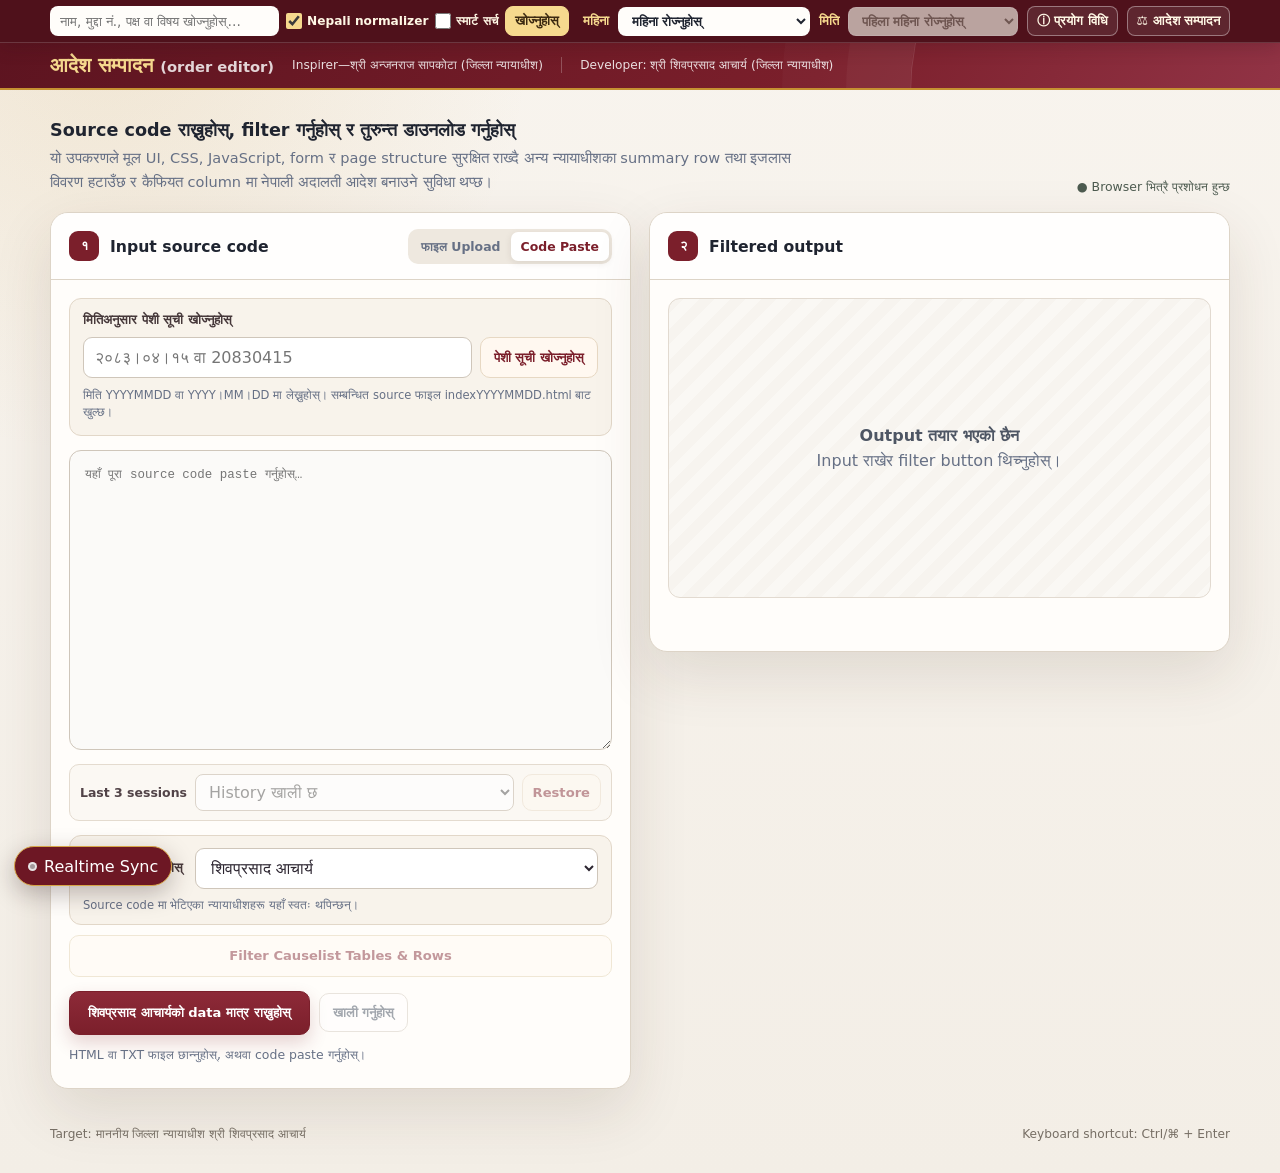
<file: index.html>
<!doctype html>
<html lang="ne">
<head>
  <meta charset="utf-8">
  <meta name="viewport" content="width=device-width, initial-scale=1">
  <meta name="theme-color" content="#7b1f2b">
  <title>आदेश सम्पादन (Order Editor)</title>
  <style>
    :root {
      --ink: #1f2430;
      --muted: #667085;
      --paper: #fffdfa;
      --canvas: #f3eee6;
      --line: #ddd4c7;
      --maroon: #7b1f2b;
      --maroon-dark: #5d1420;
      --gold: #c59132;
      --success: #177245;
      --danger: #b42318;
      --shadow: 0 22px 60px rgba(66, 44, 27, .12);
      --radius: 18px;
    }

    * { box-sizing: border-box; }

    html { scroll-behavior: smooth; }

    body {
      margin: 0;
      min-height: 100vh;
      color: var(--ink);
      background:
        radial-gradient(circle at 8% 2%, rgba(197, 145, 50, .14), transparent 27rem),
        linear-gradient(180deg, #f8f4ee 0%, var(--canvas) 100%);
      font-family: "Noto Sans Devanagari", "Nirmala UI", Mangal, system-ui, sans-serif;
    }

    button, input, select, textarea { font: inherit; }

    button { cursor: pointer; }

    .sr-only {
      position: absolute;
      width: 1px;
      height: 1px;
      padding: 0;
      margin: -1px;
      overflow: hidden;
      clip: rect(0, 0, 0, 0);
      white-space: nowrap;
      border: 0;
    }

    .page-ribbon {
      position: sticky;
      top: 0;
      z-index: 1000;
      color: #fff;
      background: #4f111b;
      border-bottom: 1px solid rgba(255,255,255,.16);
      box-shadow: 0 5px 18px rgba(45, 14, 19, .2);
    }

    .page-ribbon-inner {
      position: relative;
      display: flex;
      align-items: center;
      justify-content: space-between;
      gap: 14px;
      width: min(1180px, calc(100% - 32px));
      min-height: 42px;
      margin-inline: auto;
    }

    .advanced-search {
      display: flex;
      align-items: center;
      gap: 7px;
      min-width: 0;
      padding: 4px 0;
    }

    .advanced-search-input {
      width: clamp(180px, 28vw, 355px);
      min-height: 30px;
      padding: 5px 9px;
      color: var(--ink);
      background: #fffdfa;
      border: 1px solid rgba(255,255,255,.38);
      border-radius: 8px;
      font-size: .84rem;
    }

    .advanced-search-input:focus-visible,
    .advanced-search button:focus-visible,
    .normalizer-toggle:focus-within {
      outline: 2px solid #f6d98e;
      outline-offset: 2px;
    }

    .advanced-search-btn,
    .advanced-search-clear {
      min-height: 30px;
      padding: 4px 9px;
      border-radius: 8px;
      font-size: .8rem;
      font-weight: 800;
      white-space: nowrap;
    }

    .advanced-search-btn {
      color: #3b2910;
      background: #f6d98e;
      border: 1px solid #f6d98e;
    }

    .advanced-search-clear {
      display: none;
      width: 34px;
      padding-inline: 0;
      color: #fff;
      background: transparent;
      border: 1px solid rgba(255,255,255,.42);
    }

    .advanced-search-clear.is-visible { display: inline-grid; place-items: center; }

    .normalizer-toggle {
      display: inline-flex;
      align-items: center;
      gap: 5px;
      color: #fff7e5;
      font-size: .76rem;
      font-weight: 700;
      white-space: nowrap;
      cursor: pointer;
    }

    .normalizer-toggle[hidden] { display: none !important; }

    .normalizer-toggle input {
      width: 16px;
      height: 16px;
      margin: 0;
      accent-color: #f6d98e;
    }

    .advanced-search-results {
      position: absolute;
      top: calc(100% + 8px);
      left: 0;
      z-index: 1010;
      width: min(760px, 100%);
      max-height: min(62vh, 560px);
      overflow: auto;
      color: var(--ink);
      background: #fffdfa;
      border: 1px solid #d8cdbf;
      border-radius: 12px;
      box-shadow: 0 18px 48px rgba(45, 14, 19, .28);
    }

    .advanced-search-results[hidden] { display: none; }

    .advanced-search-status {
      position: sticky;
      top: 0;
      z-index: 1;
      margin: 0;
      padding: 10px 13px;
      color: #5d1420;
      background: #f7efe3;
      border-bottom: 1px solid #e1d6c8;
      font-size: .8rem;
      font-weight: 750;
    }

    .advanced-search-list { margin: 0; padding: 0; list-style: none; }

    .advanced-search-result + .advanced-search-result { border-top: 1px solid #eee5da; }

    .advanced-search-result a {
      display: block;
      padding: 11px 13px;
      color: inherit;
      text-decoration: none;
    }

    .advanced-search-result a:hover,
    .advanced-search-result a:focus-visible { background: #fff6e6; }

    .advanced-search-date {
      display: block;
      margin-bottom: 4px;
      color: var(--maroon);
      font-size: .76rem;
      font-weight: 850;
    }

    .advanced-search-snippet {
      display: block;
      color: #403935;
      font-size: .82rem;
      line-height: 1.55;
    }

    .advanced-search-snippet mark {
      padding: 0 2px;
      color: #311006;
      background: #ffe08a;
      border-radius: 3px;
    }

    .cause-list-nav {
      display: flex;
      align-items: center;
      gap: 9px;
      padding: 4px 0;
    }

    .cause-list-nav label {
      color: #f6d98e;
      font-size: .84rem;
      font-weight: 700;
    }

    .cause-list-nav select {
      min-width: 170px;
      padding: 5px 32px 5px 9px;
      color: var(--ink);
      background: #fffdfa;
      border: 1px solid rgba(255,255,255,.38);
      border-radius: 8px;
      font-size: .84rem;
      font-weight: 650;
    }

    .cause-list-nav select:focus-visible { outline: 2px solid #f6d98e; outline-offset: 2px; }
    .cause-list-nav select:disabled { color: #7d7469; background: #e8e1d8; cursor: not-allowed; }

    .folder-scan-btn {
      display: none;
      min-height: 30px;
      padding: 4px 9px;
      color: #3b2910;
      background: #f6d98e;
      border: 1px solid #f6d98e;
      border-radius: 8px;
      font-size: .8rem;
      font-weight: 800;
      white-space: nowrap;
    }

    .folder-scan-btn.is-visible { display: inline-flex; align-items: center; }

    .readme-btn {
      display: inline-flex;
      align-items: center;
      gap: 5px;
      min-height: 30px;
      padding: 4px 9px;
      color: #fff7e5;
      background: rgba(255,255,255,.09);
      border: 1px solid rgba(255,255,255,.38);
      border-radius: 8px;
      font-size: .8rem;
      font-weight: 800;
      text-decoration: none;
      white-space: nowrap;
    }

    .readme-btn:hover,
    .readme-btn:focus-visible { color: #3b2910; background: #f6d98e; outline: none; }

    .masthead {
      position: relative;
      overflow: hidden;
      color: #fff;
      background: linear-gradient(118deg, var(--maroon-dark), var(--maroon) 64%, #913345);
      border-bottom: 2px solid var(--gold);
    }

    .masthead::after {
      content: "";
      position: absolute;
      inset: -12rem -7rem auto auto;
      width: 30rem;
      height: 30rem;
      border: 1px solid rgba(255,255,255,.13);
      border-radius: 50%;
      box-shadow: 0 0 0 4rem rgba(255,255,255,.035), 0 0 0 8rem rgba(255,255,255,.025);
    }

    .masthead-inner, main, footer {
      width: min(1180px, calc(100% - 32px));
      margin-inline: auto;
    }

    .masthead-inner {
      position: relative;
      z-index: 1;
      display: flex;
      gap: 14px;
      align-items: center;
      padding: 10px 0 11px;
    }

    .seal {
      display: grid;
      place-items: center;
      width: 56px;
      height: 56px;
      color: var(--maroon-dark);
      background: #f6d98e;
      border: 2px solid rgba(255,255,255,.72);
      border-radius: 50%;
      box-shadow: 0 7px 18px rgba(0,0,0,.19);
      font: 800 25px/1 Georgia, serif;
    }

    h1 {
      margin: 0 0 5px;
      font-size: clamp(1.42rem, 3vw, 2.25rem);
      line-height: 1.18;
      letter-spacing: -.025em;
    }

    .subtitle {
      margin: 0;
      color: rgba(255,255,255,.78);
      font-size: .94rem;
    }

    .target-pill {
      display: inline-flex;
      align-items: center;
      gap: 9px;
      padding: 10px 13px;
      white-space: nowrap;
      color: #fff7e5;
      background: rgba(255,255,255,.1);
      border: 1px solid rgba(255,255,255,.2);
      border-radius: 999px;
      backdrop-filter: blur(8px);
      font-size: .86rem;
      font-weight: 700;
    }

    .target-pill::before {
      content: "";
      width: 8px;
      height: 8px;
      background: #f6d98e;
      border-radius: 50%;
      box-shadow: 0 0 0 4px rgba(246,217,142,.16);
    }

    .target-pill[hidden] { display: none !important; }

    .editor-identity {
      display: flex;
      flex-wrap: wrap;
      align-items: center;
      gap: 4px 18px;
      min-width: 0;
    }

    .editor-identity h1 {
      margin: 0;
      color: #f6d98e;
      font-size: clamp(1.05rem, 2vw, 1.28rem);
      letter-spacing: 0;
      white-space: nowrap;
    }

    .editor-identity h1 span {
      color: rgba(255,255,255,.82);
      font-size: .72em;
      font-weight: 650;
    }

    .editor-identity .subtitle {
      color: rgba(255,255,255,.86);
      font-size: .76rem;
      line-height: 1.35;
    }

    .editor-identity .subtitle + .subtitle {
      padding-left: 18px;
      border-left: 1px solid rgba(255,255,255,.24);
    }

    main { padding: 30px 0 18px; }

    .intro {
      display: flex;
      justify-content: space-between;
      gap: 24px;
      align-items: end;
      margin: 0 0 18px;
    }

    .intro h2 { margin: 0 0 5px; font-size: 1.1rem; }
    .intro p { max-width: 750px; margin: 0; color: var(--muted); font-size: .91rem; line-height: 1.65; }

    .privacy-note {
      display: inline-flex;
      gap: 7px;
      align-items: center;
      flex: none;
      color: #4d5b50;
      font-size: .78rem;
    }

    .workspace {
      display: grid;
      grid-template-columns: minmax(0, 1fr) minmax(0, 1fr);
      gap: 18px;
      align-items: start;
    }

    .panel {
      overflow: hidden;
      background: var(--paper);
      border: 1px solid var(--line);
      border-radius: var(--radius);
      box-shadow: var(--shadow);
    }

    .panel-head {
      display: flex;
      align-items: center;
      justify-content: space-between;
      gap: 14px;
      min-height: 67px;
      padding: 15px 18px;
      border-bottom: 1px solid var(--line);
      background: rgba(255,255,255,.68);
    }

    .panel-title { display: flex; gap: 11px; align-items: center; }

    .step {
      display: grid;
      place-items: center;
      width: 30px;
      height: 30px;
      flex: none;
      color: #fff;
      background: var(--maroon);
      border-radius: 9px;
      font-weight: 800;
      font-size: .84rem;
    }

    .panel h3 { margin: 0; font-size: .98rem; }

    .segmented {
      display: flex;
      padding: 3px;
      background: #eee8df;
      border-radius: 10px;
    }

    .segmented button {
      padding: 7px 10px;
      color: var(--muted);
      background: transparent;
      border: 0;
      border-radius: 7px;
      font-size: .78rem;
      font-weight: 700;
    }

    .segmented button[aria-selected="true"] {
      color: var(--maroon);
      background: #fff;
      box-shadow: 0 2px 7px rgba(57,40,27,.1);
    }

    .panel-body { padding: 18px; }

    .drop-zone {
      display: grid;
      place-items: center;
      min-height: 300px;
      padding: 30px;
      text-align: center;
      background: #fbf8f3;
      border: 1.5px dashed #c9bba9;
      border-radius: 14px;
      transition: .18s ease;
    }

    .drop-zone.is-dragging {
      color: var(--maroon);
      background: #fff7ed;
      border-color: var(--gold);
      transform: translateY(-2px);
    }

    .upload-icon {
      display: grid;
      place-items: center;
      width: 58px;
      height: 58px;
      margin: 0 auto 14px;
      color: var(--maroon);
      background: #f3e4e6;
      border-radius: 16px;
      font-size: 27px;
    }

    .drop-zone strong { display: block; margin-bottom: 7px; }
    .drop-zone p { margin: 0 0 15px; color: var(--muted); font-size: .82rem; }

    .file-name {
      display: block;
      max-width: 100%;
      margin-top: 12px;
      overflow: hidden;
      color: var(--success);
      font-size: .8rem;
      font-weight: 700;
      text-overflow: ellipsis;
      white-space: nowrap;
    }

    textarea {
      width: 100%;
      min-height: 300px;
      padding: 15px;
      resize: vertical;
      color: #263042;
      background: #fbfaf8;
      border: 1px solid #cfc6ba;
      border-radius: 12px;
      outline: 0;
      font-family: Consolas, "Cascadia Code", monospace;
      font-size: .78rem;
      line-height: 1.55;
      tab-size: 2;
    }

    textarea:focus { border-color: var(--gold); box-shadow: 0 0 0 3px rgba(197,145,50,.15); }
    textarea[readonly] { background: #f7f7f6; }

    .hidden { display: none !important; }

    .actions {
      display: flex;
      flex-wrap: wrap;
      gap: 9px;
      align-items: center;
      margin-top: 14px;
    }

    .output-actions { position: relative; }
    .output-menu { position: relative; }
    .output-menu-panel {
      position: absolute;
      right: 0;
      bottom: calc(100% + 8px);
      z-index: 20;
      display: grid;
      gap: 6px;
      min-width: 190px;
      padding: 8px;
      background: #fff;
      border: 1px solid #d8cdbf;
      border-radius: 11px;
      box-shadow: 0 16px 38px rgba(45, 14, 19, .2);
    }
    .output-menu-panel[hidden] { display: none; }
    .output-menu-panel .btn { width: 100%; justify-content: flex-start; white-space: nowrap; }

    .btn {
      display: inline-flex;
      align-items: center;
      justify-content: center;
      gap: 8px;
      min-height: 39px;
      padding: 9px 13px;
      color: #344054;
      background: #fff;
      border: 1px solid #cfc6ba;
      border-radius: 10px;
      font-size: .82rem;
      font-weight: 750;
      transition: .15s ease;
    }

    .btn:hover:not(:disabled) { border-color: #ae9b83; transform: translateY(-1px); }
    .btn:focus-visible { outline: 3px solid rgba(197,145,50,.28); outline-offset: 2px; }
    .btn:disabled { cursor: not-allowed; opacity: .45; }

    .btn-primary {
      min-height: 44px;
      padding-inline: 18px;
      color: #fff;
      background: linear-gradient(180deg, #8d2a38, var(--maroon));
      border-color: var(--maroon);
      box-shadow: 0 8px 18px rgba(123,31,43,.19);
    }

    .btn-subtle { color: var(--maroon); background: #fff8f0; border-color: #e7d8c3; }
    .btn.is-copied { color:#fff; background:#238636; border-color:#238636; box-shadow:0 7px 18px rgba(35,134,54,.24); }

    .input-history {
      display:grid;
      grid-template-columns:auto minmax(0,1fr) auto;
      gap:8px;
      align-items:center;
      margin-top:10px;
      padding:9px 10px;
      background:#fbf8f3;
      border:1px solid #e4dbcf;
      border-radius:10px;
    }
    .input-history label { color:#514347; font-size:.78rem; font-weight:800; }
    .input-history select { min-width:0; width:100%; min-height:37px; padding:7px 30px 7px 9px; border:1px solid #cfc6ba; border-radius:8px; background:#fff; }
    .input-history .btn { min-height:37px; padding:7px 10px; }

    .judge-picker {
      display: grid;
      grid-template-columns: auto minmax(190px, 1fr);
      gap: 9px 12px;
      align-items: center;
      width: 100%;
      margin-top: 14px;
      padding: 12px 13px;
      background: #f8f3eb;
      border: 1px solid #e2d7c8;
      border-radius: 12px;
    }

    .judge-picker label {
      color: #46383a;
      font-size: .82rem;
      font-weight: 800;
    }

    .judge-picker select {
      width: 100%;
      min-height: 41px;
      padding: 8px 34px 8px 11px;
      color: #2c2530;
      background: #fff;
      border: 1px solid #cfc6ba;
      border-radius: 9px;
      outline: 0;
    }

    .judge-picker select:focus { border-color: var(--gold); box-shadow: 0 0 0 3px rgba(197,145,50,.15); }
    .judge-picker small { grid-column: 1 / -1; color: var(--muted); font-size: .72rem; }

    .row-filter-control {
      display: grid;
      gap: 9px;
      margin-top: 10px;
    }
    .row-filter-toggle {
      width: 100%;
      min-height: 42px;
      color: var(--maroon);
      background: #fffaf2;
      border: 1px solid #dfcda9;
      font-weight: 850;
    }
    .row-filter-toggle[aria-expanded="true"] {
      color: #fff;
      background: var(--maroon);
      border-color: var(--maroon);
    }
    .row-filter-panel {
      display: grid;
      gap: 9px;
      padding: 12px;
      background: #fbf8f2;
      border: 1px solid #e2d7c8;
      border-radius: 12px;
    }
    .row-filter-panel[hidden] { display: none; }
    .row-filter-intro,
    .row-filter-status { margin: 0; color: var(--muted); font-size: .72rem; line-height: 1.55; }
    .row-filter-status { color: #6b1a27; font-weight: 750; }
    .row-filter-list { display: grid; gap: 8px; }
    .row-filter-item {
      display: grid;
      grid-template-columns: minmax(150px, .72fr) minmax(105px, .42fr) minmax(180px, 1fr);
      gap: 6px 10px;
      align-items: center;
      padding: 9px 10px;
      background: #fff;
      border: 1px solid #e1d8cc;
      border-radius: 9px;
    }
    .row-filter-item label { color: #443538; font-size: .79rem; font-weight: 850; }
    .row-filter-item select,
    .row-filter-item input {
      width: 100%;
      min-width: 0;
      min-height: 39px;
      padding: 7px 10px;
      color: #2d2528;
      background: #fff;
      border: 1px solid #cfc6ba;
      border-radius: 8px;
      font: 700 .82rem/1.35 inherit;
    }
    .row-filter-item select:focus,
    .row-filter-item input:focus { border-color: var(--gold); outline: 0; box-shadow: 0 0 0 3px rgba(197,145,50,.15); }
    .row-filter-item input[hidden] { display: none; }
    .row-filter-item small { grid-column: 1 / -1; color: #786d70; font-size: .68rem; line-height: 1.45; }

    .date-loader {
      display: grid;
      gap: 9px;
      margin-bottom: 14px;
      padding: 13px;
      background: #f8f3eb;
      border: 1px solid #e2d7c8;
      border-radius: 12px;
    }

    .date-loader label { color: #46383a; font-size: .82rem; font-weight: 800; }
    .date-loader-row { display: flex; gap: 8px; }
    .date-loader input {
      min-width: 0;
      min-height: 41px;
      flex: 1;
      padding: 8px 11px;
      color: #2c2530;
      background: #fff;
      border: 1px solid #cfc6ba;
      border-radius: 9px;
      outline: 0;
    }
    .date-loader input:focus { border-color: var(--gold); box-shadow: 0 0 0 3px rgba(197,145,50,.15); }
    .date-loader small { color: var(--muted); font-size: .72rem; line-height: 1.5; }

    .inline-preview {
      width: 100%;
      min-height: 520px;
      margin-top: 14px;
      background: #fff;
      border: 1px solid #cfc6ba;
      border-radius: 12px;
    }
    .inline-preview.is-monthly { min-height: 760px; }
    .monthly-preview { display: grid; gap: 18px; margin-top: 14px; }
    .monthly-preview-item { padding: 10px; background: #fff; border: 1px solid #cfc6ba; border-radius: 12px; }
    .monthly-preview-item h4 { margin: 0 0 9px; color: var(--maroon); font-size: .94rem; }
    .monthly-preview-item iframe { display: block; width: 100%; height: 320px; background: #fff; border: 1px solid #d7cec4; border-radius: 8px; transition: height .16s ease; }

    .lookup-modal {
      position: fixed;
      inset: 0;
      z-index: 9999;
      display: none;
      place-items: center;
      padding: 18px;
      background: rgba(20,16,18,.62);
    }
    .lookup-modal.is-open { display: grid; }
    .lookup-modal-card {
      width: min(430px, 100%);
      padding: 22px;
      background: var(--paper);
      border: 1px solid var(--line);
      border-radius: 16px;
      box-shadow: var(--shadow);
    }
    .lookup-modal-card h2 { margin: 0 0 8px; color: var(--maroon); font-size: 1.08rem; }
    .lookup-modal-card p { margin: 0 0 16px; color: var(--muted); line-height: 1.6; }

    .output-empty {
      display: grid;
      place-items: center;
      min-height: 300px;
      padding: 36px;
      color: var(--muted);
      text-align: center;
      background: repeating-linear-gradient(-45deg, #faf8f4, #faf8f4 11px, #f7f4ef 11px, #f7f4ef 22px);
      border: 1px solid #e2dad0;
      border-radius: 12px;
    }

    .output-empty b { display: block; margin-bottom: 6px; color: #4e5664; }

    .stats {
      display: grid;
      grid-template-columns: repeat(6, minmax(0, 1fr));
      gap: 8px;
      margin-bottom: 12px;
    }

    .stat {
      padding: 10px 9px;
      text-align: center;
      background: #f6f1e9;
      border: 1px solid #e4dbce;
      border-radius: 10px;
    }

    .stat strong { display: block; color: var(--maroon); font-size: 1rem; }
    .stat span { color: var(--muted); font-size: .69rem; }

    .status {
      min-height: 24px;
      margin-top: 11px;
      color: var(--muted);
      font-size: .78rem;
      line-height: 1.45;
    }

    .status.success { color: var(--success); }
    .status.error { color: var(--danger); }

    footer {
      display: flex;
      justify-content: space-between;
      gap: 16px;
      padding: 20px 0 32px;
      color: #766e64;
      font-size: .76rem;
    }

    @media (max-width: 1080px) {
      .page-ribbon-inner { align-items: stretch; flex-direction: column; gap: 0; padding-block: 4px; }
      .advanced-search { width: 100%; padding-bottom: 3px; }
      .advanced-search-input { flex: 1; width: auto; }
      .cause-list-nav { justify-content: flex-end; }
      .advanced-search-results { top: calc(100% + 8px); }
    }

    @media (max-width: 860px) {
      .page-ribbon-inner { align-items: stretch; flex-direction: column; gap: 0; padding-block: 4px; }
      .advanced-search { width: 100%; padding-bottom: 3px; }
      .advanced-search-input { flex: 1; width: auto; }
      .cause-list-nav { justify-content: flex-end; }
      .advanced-search-results { top: calc(100% + 8px); }
      .masthead-inner { gap: 10px; }
      .seal { width: 48px; height: 48px; }
      .target-pill { grid-column: 1 / -1; width: fit-content; }
      .intro { align-items: start; flex-direction: column; gap: 9px; }
      .workspace { grid-template-columns: 1fr; }
    }

    @media (max-width: 520px) {
      .page-ribbon-inner { width: min(100% - 20px, 1180px); }
      .advanced-search { display: grid; grid-template-columns: minmax(0, 1fr) minmax(0, 1fr) auto auto; }
      .advanced-search-input { grid-column: 1 / -1; width: 100%; }
      .normalizer-toggle { justify-self: start; }
      .cause-list-nav { display: grid; grid-template-columns: auto 1fr; width: 100%; }
      .cause-list-nav select { width: 100%; min-width: 0; }
      .folder-scan-btn, .readme-btn { grid-column: 1 / -1; justify-content: center; }
      .masthead-inner, main, footer { width: min(100% - 20px, 1180px); }
      .masthead-inner { padding-block: 9px; gap: 8px; }
      .editor-identity { align-items: flex-start; flex-direction: column; gap: 2px; }
      .editor-identity .subtitle + .subtitle { padding-left: 0; border-left: 0; }
      .panel-head { align-items: flex-start; flex-direction: column; }
      .segmented { width: 100%; }
      .segmented button { flex: 1; }
      .panel-body { padding: 13px; }
      .drop-zone { min-height: 245px; padding: 22px 15px; }
      textarea { min-height: 245px; }
      .actions .btn { flex: 1 1 auto; }
      .btn-primary { flex-basis: 100% !important; }
      .judge-picker { grid-template-columns: 1fr; }
      .judge-picker small { grid-column: auto; }
      .row-filter-item { grid-template-columns: 1fr; }
      .row-filter-item small { grid-column: auto; }
      .input-history { grid-template-columns:1fr; }
      .date-loader-row { align-items: stretch; flex-direction: column; }
      .inline-preview { min-height: 420px; }
      .stats { grid-template-columns: repeat(2, minmax(0, 1fr)); }
      footer { flex-direction: column; }
    }
  </style>
  <link id="cause-list-firebase-sync-style" rel="stylesheet" href="firebase-sync.css">
</head>
<body>
  <nav id="causeListSiblingManifest" hidden aria-hidden="true">
    <a data-cause-list-file href="index20830212.html">index20830212.html</a>
    <a data-cause-list-file href="index20830213.html">index20830213.html</a>
    <a data-cause-list-file href="index20830302.html">index20830302.html</a>
    <a data-cause-list-file href="index20830415.html">index20830415.html</a>
    <a data-project-file href="month.html">month.html</a>
    <a data-project-file href="README.html">README.html</a>
    <a data-project-file href="cause-list-runtime.js">cause-list-runtime.js</a>
    <a data-project-file href="cause-list-runtime.css">cause-list-runtime.css</a>
    <a data-project-file href="firebase-sync.js">firebase-sync.js</a>
    <a data-project-file href="firebase-sync.css">firebase-sync.css</a>
    <a data-project-file href="nepali-proofreader-engine.js">nepali-proofreader-engine.js</a>
    <a data-project-file href="cause-list-files.js">cause-list-files.js</a>
    <a data-project-file href="cause-list-ribbon.js">cause-list-ribbon.js</a>
    <a data-project-file href="cause-list-ribbon.css">cause-list-ribbon.css</a>
    <a data-project-file href="pdf.min.js">pdf.min.js</a>
    <a data-project-file href="pdf.worker.min.js">pdf.worker.min.js</a>
    <a data-project-file href="pdfjs-license.txt">pdfjs-license.txt</a>
    <a data-project-file href="order/index.json">order/index.json</a>
  </nav>
  <nav class="page-ribbon" aria-label="उपलब्ध पेशी सूची">
    <div class="page-ribbon-inner">
      <form class="advanced-search" id="advancedSearchForm" role="search">
        <label class="sr-only" for="advancedSearchInput">हालको सक्रिय webpage मा खोज्नुहोस्</label>
        <input class="advanced-search-input" type="search" id="advancedSearchInput" list="advancedSearchHistory" autocomplete="off" placeholder="नाम, मुद्दा नं., पक्ष वा विषय खोज्नुहोस्…">
        <datalist id="advancedSearchHistory"></datalist>
        <label class="normalizer-toggle" title="रि/री/ऋ, श/ष/स, व/ब, नासिक्य अक्षर, नेपाली अंक र space लाई मिलाएर खोज्छ">
          <input type="checkbox" id="nepaliNormalizerToggle" checked>
          <span>Nepali normalizer</span>
        </label>
        <label class="normalizer-toggle" title="Checked हुँदा order/index.json मा जोडिएका attachment files को content मात्र खोज्छ">
          <input type="checkbox" id="smartSearchToggle">
          <span>स्मार्ट सर्च</span>
        </label>
        <label class="normalizer-toggle" id="activeRowFilterLabel" hidden title="Active webpage मा मिलेका table rows मात्र देखाउनुहोस्">
          <input type="checkbox" id="activeRowFilterToggle" disabled>
          <span>Matched rows</span>
        </label>
        <button type="submit" class="advanced-search-btn" id="advancedSearchBtn">खोज्नुहोस्</button>
        <button type="button" class="advanced-search-clear" id="advancedSearchClear" aria-label="खोज नतिजा बन्द गर्नुहोस्" title="खोज नतिजा बन्द गर्नुहोस्">×</button>
      </form>
      <div class="cause-list-nav">
        <label for="causeMonthSelect">महिना</label>
        <select id="causeMonthSelect" aria-controls="causeRibbonDateSelect">
          <option value="">पेशी सूची खोजिँदैछ…</option>
        </select>
        <label for="causeRibbonDateSelect">मिति</label>
        <select id="causeRibbonDateSelect" disabled>
          <option value="">पहिला महिना रोज्नुहोस्</option>
        </select>
        <a class="readme-btn" href="README.html" target="_blank" rel="noopener" title="प्रयोग विधि खोल्नुहोस्">ⓘ प्रयोग विधि</a>
        <a class="readme-btn" href="https://shivaprasadacharya.github.io/adeshkdc/orders.html?normalizer=1&amp;smart=0&amp;highlight=1" target="_blank" rel="noopener noreferrer" title="आदेश सम्पादन site खोल्नुहोस्">⚖ आदेश सम्पादन</a>
        <button type="button" class="folder-scan-btn" id="scanCauseFolder">फाइल स्वतः खोज्नुहोस्</button>
        <input type="file" id="causeFolderInput" webkitdirectory directory multiple hidden>
      </div>
      <section class="advanced-search-results" id="advancedSearchResults" aria-live="polite" hidden>
        <p class="advanced-search-status" id="advancedSearchStatus"></p>
        <ol class="advanced-search-list" id="advancedSearchList"></ol>
      </section>
    </div>
  </nav>
  <header class="masthead">
    <div class="masthead-inner">
      <div class="editor-identity">
        <h1>आदेश सम्पादन <span>(order editor)</span></h1>
        <p class="subtitle">Inspirer—श्री अन्जनराज सापकोटा (जिल्ला न्यायाधीश)</p>
        <p class="subtitle">Developer: श्री शिवप्रसाद आचार्य (जिल्ला न्यायाधीश)</p>
      </div>
      <span class="target-pill" id="targetPill" hidden></span>
    </div>
  </header>

  <main>
    <div class="intro">
      <div>
        <h2>Source code राख्नुहोस्, filter गर्नुहोस् र तुरुन्त डाउनलोड गर्नुहोस्</h2>
        <p>यो उपकरणले मूल UI, CSS, JavaScript, form र page structure सुरक्षित राख्दै अन्य न्यायाधीशका summary row तथा इजलास विवरण हटाउँछ र कैफियत column मा नेपाली अदालती आदेश बनाउने सुविधा थप्छ।</p>
      </div>
      <div class="privacy-note" title="फाइल बाह्य server मा पठाइँदैन">● Browser भित्रै प्रशोधन हुन्छ</div>
    </div>

    <section class="workspace" aria-label="Source code filter workspace">
      <article class="panel">
        <div class="panel-head">
          <div class="panel-title">
            <span class="step">१</span>
            <h3>Input source code</h3>
          </div>
          <div class="segmented" role="tablist" aria-label="Input method">
            <button type="button" id="uploadTab" role="tab" aria-selected="false" aria-controls="uploadPane">फाइल Upload</button>
            <button type="button" id="pasteTab" role="tab" aria-selected="true" aria-controls="pastePane">Code Paste</button>
          </div>
        </div>

        <div class="panel-body">
          <div class="date-loader">
            <label for="causeDateSearch">मितिअनुसार पेशी सूची खोज्नुहोस्</label>
            <div class="date-loader-row">
              <input id="causeDateSearch" inputmode="numeric" autocomplete="off" placeholder="२०८३।०४।१५ वा 20830415" aria-describedby="causeDateHint">
              <button type="button" class="btn btn-subtle" id="causeDateSearchBtn">पेशी सूची खोज्नुहोस्</button>
            </div>
            <small id="causeDateHint">मिति YYYYMMDD वा YYYY।MM।DD मा लेख्नुहोस्। सम्बन्धित source फाइल indexYYYYMMDD.html बाट खुल्छ।</small>
          </div>

          <div id="uploadPane" class="hidden" role="tabpanel" aria-labelledby="uploadTab">
            <div class="drop-zone" id="dropZone">
              <div>
                <div class="upload-icon" aria-hidden="true">⇧</div>
                <strong>HTML वा TXT फाइल यहाँ राख्नुहोस्</strong>
                <p>Drag &amp; drop गर्नुहोस् वा तलको button बाट छान्नुहोस्</p>
                <button type="button" class="btn btn-subtle" id="chooseFile">फाइल छान्नुहोस्</button>
                <input type="file" id="fileInput" accept=".html,.htm,.txt,text/html,text/plain" hidden>
                <span class="file-name" id="fileName"></span>
              </div>
            </div>
          </div>

          <div id="pastePane" role="tabpanel" aria-labelledby="pasteTab">
            <label for="sourceInput" class="hidden">पूरा HTML source code</label>
            <textarea id="sourceInput" spellcheck="false" placeholder="यहाँ पूरा source code paste गर्नुहोस्…"></textarea>
          </div>

          <div class="input-history" aria-label="पछिल्ला input sessions">
            <label for="inputHistorySelect">Last 3 sessions</label>
            <select id="inputHistorySelect" disabled><option value="">History खाली छ</option></select>
            <button type="button" class="btn btn-subtle" id="restoreInputHistory" disabled>Restore</button>
          </div>

          <div class="judge-picker">
            <label for="judgeSelect">श्रीमान् छनोट गर्नुहोस्</label>
            <select id="judgeSelect" aria-label="Filter र आदेशका लागि न्यायाधीश छान्नुहोस्">
              <option value="शिवप्रसाद आचार्य">शिवप्रसाद आचार्य</option>
            </select>
            <small>Source code मा भेटिएका न्यायाधीशहरू यहाँ स्वतः थपिन्छन्।</small>
          </div>

          <div class="row-filter-control">
            <button type="button" class="btn row-filter-toggle" id="rowFilterToggle" aria-expanded="false" aria-controls="rowFilterPanel" disabled>Filter Causelist Tables &amp; Rows</button>
            <section class="row-filter-panel" id="rowFilterPanel" aria-label="प्रत्येक causelist table का rows छान्नुहोस्" hidden>
              <p class="row-filter-intro">प्रत्येक table मा <b>ALL</b> default हो। <b>ALL+</b> ले सबै content राख्छ, <b>ALL</b> ले हेर्न नभ्याइने/हेर्न नमिल्ने/स्थगित rows हटाउँछ, <b>ALL-</b> ले table नै हटाउँछ, र <b>Custom</b> मा serial हरू comma ले छुट्याएर लेख्नुहोस्—जस्तै: <b>क, ग, २, ४</b>।</p>
              <div class="row-filter-list" id="rowFilterList"></div>
              <p class="row-filter-status" id="rowFilterStatus" role="status" aria-live="polite"></p>
            </section>
          </div>

          <div class="actions">
            <button type="button" class="btn btn-primary" id="filterBtn">शिवप्रसाद आचार्यको data मात्र राख्नुहोस्</button>
            <button type="button" class="btn" id="clearBtn" disabled>खाली गर्नुहोस्</button>
          </div>
          <div class="status" id="inputStatus" role="status" aria-live="polite">HTML वा TXT फाइल छान्नुहोस्, अथवा code paste गर्नुहोस्।</div>
        </div>
      </article>

      <article class="panel">
        <div class="panel-head">
          <div class="panel-title">
            <span class="step">२</span>
            <h3>Filtered output</h3>
          </div>
        </div>

        <div class="panel-body">
          <div class="output-empty" id="outputEmpty">
            <div><b>Output तयार भएको छैन</b>Input राखेर filter button थिच्नुहोस्।</div>
          </div>

          <div id="outputReady" class="hidden">
            <div class="stats" aria-label="Filter summary">
              <div class="stat"><strong id="inputSizeStat">० B</strong><span>Input data size</span></div>
              <div class="stat"><strong id="retainedCount">०</strong><span>लक्षित इजलास</span></div>
              <div class="stat"><strong id="removedCount">०</strong><span>हटाइएका इजलास</span></div>
              <div class="stat"><strong id="outputSize">० KB</strong><span>Output size</span></div>
              <div class="stat"><strong id="causeListDateStat">—</strong><span>पेशी सूची मिति</span></div>
              <div class="stat"><strong id="selectedRowCount">०</strong><span>Output rows</span></div>
            </div>
            <label for="sourceOutput" class="hidden">Filtered source code</label>
            <textarea id="sourceOutput" readonly spellcheck="false"></textarea>
            <div class="actions output-actions">
              <button type="button" class="btn btn-primary" id="previewBtn">Preview</button>
              <div class="output-menu" id="outputMenu">
                <button type="button" class="btn" id="outputMenuBtn" aria-haspopup="menu" aria-expanded="false" aria-controls="outputMenuPanel">Menu ▾</button>
                <div class="output-menu-panel" id="outputMenuPanel" role="menu" aria-label="Output actions" hidden>
                  <button type="button" class="btn" id="copyBtn" role="menuitem">Copy to clipboard</button>
                  <button type="button" class="btn" id="downloadHtml" role="menuitem">Download .html</button>
                  <button type="button" class="btn" id="downloadTxt" role="menuitem">Download .txt</button>
                  <button type="button" class="btn" id="downloadJson" role="menuitem">Download .json</button>
                </div>
              </div>
            </div>
            <iframe id="inlinePreview" class="inline-preview" title="छानिएको मितिको पेशी सूची" sandbox="allow-scripts allow-forms allow-modals allow-downloads allow-popups" hidden aria-hidden="true"></iframe>
            <div id="monthlyPreview" class="monthly-preview hidden" aria-label="महिनाका सबै पेशी सूची" hidden aria-hidden="true"></div>
          </div>
          <div class="status" id="outputStatus" role="status" aria-live="polite"></div>
        </div>
      </article>
    </section>
  </main>

  <footer>
    <span id="footerTarget">Target: माननीय जिल्ला न्यायाधीश श्री शिवप्रसाद आचार्य</span>
    <span>Keyboard shortcut: Ctrl/⌘ + Enter</span>
  </footer>

  <div class="lookup-modal" id="causeListMissingDialog" role="dialog" aria-modal="true" aria-labelledby="causeListMissingTitle" aria-describedby="causeListMissingMessage">
    <div class="lookup-modal-card">
      <h2 id="causeListMissingTitle">पेशी सूची भेटिएन</h2>
      <p id="causeListMissingMessage">उक्त मितिको पेशी सूची भेटिएन।</p>
      <button type="button" class="btn btn-primary" id="causeListMissingClose">ठीक छ</button>
    </div>
  </div>

  <script src="cause-list-ribbon.js?v=active-page-search-4"></script>
  <script>
    (() => {
      "use strict";

      const DEFAULT_TARGET_NAME = "शिवप्रसाद आचार्य";
      const BS_MONTH_NAMES = ["वैशाख", "जेठ", "असार", "साउन", "भदौ", "असोज", "कात्तिक", "मंसिर", "पुस", "माघ", "फागुन", "चैत"];
      const CAUSE_LIST_CACHE_KEY = "cause-list-auto-files-v1";
      const INPUT_HISTORY_KEY = "cause-list-input-history-v1";

      // Nepali spelling variants, digits and optional spaces are unified only for search.
      const NepaliNormalizer = {
        vowelMap: {
          'ी': 'ि',
          'ू': 'ु',
          'ृ': 'ि',
          'ऋ': 'रि',
        },
        sibilantMap: { 'श': 'स', 'ष': 'स' },
        nasalMap:    { 'ङ': 'न', 'ण': 'न', 'ञ': 'न', 'ं': 'न्' },
        vaBaMap:     { 'व': 'ब' },
        numberMap:   { '०':'0','१':'1','२':'2','३':'3','४':'4','५':'5','६':'6','७':'7','८':'8','९':'9' },

        _isDropped(ch, ignoreSpaces) {
          if (ch === '\u200D' || ch === '\u200C') return true;
          if (ignoreSpaces && /\s/.test(ch)) return true;
          return false;
        },

        _transformChar(ch) {
          let s = ch;
          for (const [f, t] of Object.entries(this.vowelMap))    if (s === f) s = t;
          for (const [f, t] of Object.entries(this.sibilantMap)) if (s === f) s = t;
          for (const [f, t] of Object.entries(this.nasalMap))    if (s === f) s = t;
          for (const [f, t] of Object.entries(this.vaBaMap))     if (s === f) s = t;
          for (const [f, t] of Object.entries(this.numberMap))   if (s === f) s = t;
          return s;
        },

        normalize(text, opts = {}) {
          if (!text) return '';
          return this._normalizeWithMap(text, opts).text;
        },

        _normalizeWithMap(text, opts = {}) {
          const ignoreSpaces = !!opts.ignoreSpaces;
          const src = text.normalize('NFC');
          let out = '';
          const indexMap = [];
          for (let i = 0; i < src.length; i++) {
            const ch = src[i];
            if (this._isDropped(ch, ignoreSpaces)) continue;
            const mapped = this._transformChar(ch);
            for (const outCh of mapped) {
              out += outCh;
              indexMap.push(i);
            }
          }
          return { text: out, indexMap };
        },

        isDevanagari(text) { return /[\u0900-\u097F]/.test(text); },

        mapToOriginal(normPos, original, normalized, opts = {}) {
          const { indexMap } = this._normalizeWithMap(original, opts);
          if (normPos <= 0) return 0;
          if (normPos >= indexMap.length) return original.length;
          return indexMap[normPos];
        },

        search(query, text) {
          if (!query || !text) return [];
          const normQuery = this._normalizeWithMap(query, { ignoreSpaces: true }).text;
          const { text: normText, indexMap } = this._normalizeWithMap(text, { ignoreSpaces: true });
          if (!normQuery) return [];

          const matches = [];
          let fromIndex = 0;
          while (fromIndex <= normText.length) {
            const idx = normText.indexOf(normQuery, fromIndex);
            if (idx === -1) break;
            const startOrig = indexMap[idx];
            const endOrig   = indexMap[idx + normQuery.length - 1] + 1;
            matches.push({ start: startOrig, end: endOrig });
            fromIndex = idx + 1;
          }
          return matches;
        },

        matches(query, text) {
          return this.search(query, text).length > 0;
        },
      };

      let targetName = DEFAULT_TARGET_NAME;
      let targetKey = normalize(targetName);
      let availableJudges = [DEFAULT_TARGET_NAME];

      const uploadTab = document.getElementById("uploadTab");
      const pasteTab = document.getElementById("pasteTab");
      const uploadPane = document.getElementById("uploadPane");
      const pastePane = document.getElementById("pastePane");
      const dropZone = document.getElementById("dropZone");
      const fileInput = document.getElementById("fileInput");
      const chooseFile = document.getElementById("chooseFile");
      const fileName = document.getElementById("fileName");
      const sourceInput = document.getElementById("sourceInput");
      const sourceOutput = document.getElementById("sourceOutput");
      const judgeSelect = document.getElementById("judgeSelect");
      const targetPill = document.getElementById("targetPill");
      const footerTarget = document.getElementById("footerTarget");
      const filterBtn = document.getElementById("filterBtn");
      const rowFilterToggle = document.getElementById("rowFilterToggle");
      const rowFilterPanel = document.getElementById("rowFilterPanel");
      const rowFilterList = document.getElementById("rowFilterList");
      const rowFilterStatus = document.getElementById("rowFilterStatus");
      const clearBtn = document.getElementById("clearBtn");
      const inputStatus = document.getElementById("inputStatus");
      const outputStatus = document.getElementById("outputStatus");
      const outputEmpty = document.getElementById("outputEmpty");
      const outputReady = document.getElementById("outputReady");
      const retainedCount = document.getElementById("retainedCount");
      const removedCount = document.getElementById("removedCount");
      const outputSize = document.getElementById("outputSize");
      const inputSizeStat = document.getElementById("inputSizeStat");
      const causeListDateStat = document.getElementById("causeListDateStat");
      const selectedRowCount = document.getElementById("selectedRowCount");
      const causeDateSearch = document.getElementById("causeDateSearch");
      const causeDateSearchBtn = document.getElementById("causeDateSearchBtn");
      const inlinePreview = document.getElementById("inlinePreview");
      const monthlyPreview = document.getElementById("monthlyPreview");
      const missingDialog = document.getElementById("causeListMissingDialog");
      const missingMessage = document.getElementById("causeListMissingMessage");
      const missingClose = document.getElementById("causeListMissingClose");
      const causeMonthSelect = document.getElementById("causeMonthSelect");
      const causeRibbonDateSelect = document.getElementById("causeRibbonDateSelect");
      const scanCauseFolder = document.getElementById("scanCauseFolder");
      const causeFolderInput = document.getElementById("causeFolderInput");
      const advancedSearchForm = document.getElementById("advancedSearchForm");
      const advancedSearchInput = document.getElementById("advancedSearchInput");
      const advancedSearchHistory = window.CauseListSearchHistory.attach(advancedSearchInput, "advancedSearchHistory");
      const advancedSearchBtn = document.getElementById("advancedSearchBtn");
      const advancedSearchClear = document.getElementById("advancedSearchClear");
      const nepaliNormalizerToggle = document.getElementById("nepaliNormalizerToggle");
      const smartSearchToggle = document.getElementById("smartSearchToggle");
      const activeRowFilterLabel = document.getElementById("activeRowFilterLabel");
      const activeRowFilterToggle = document.getElementById("activeRowFilterToggle");
      const advancedSearchResults = document.getElementById("advancedSearchResults");
      const advancedSearchStatus = document.getElementById("advancedSearchStatus");
      const advancedSearchList = document.getElementById("advancedSearchList");
      const inputHistorySelect = document.getElementById("inputHistorySelect");
      const restoreInputHistory = document.getElementById("restoreInputHistory");
      const copyBtn = document.getElementById("copyBtn");
      const outputMenu = document.getElementById("outputMenu");
      const outputMenuBtn = document.getElementById("outputMenuBtn");
      const outputMenuPanel = document.getElementById("outputMenuPanel");
      const activePageSearch = window.CauseListActiveSearch.create({
        document:document,
        filterInput:activeRowFilterToggle,
        filterLabel:activeRowFilterLabel,
        onResults:showActivePageSearchStats,
      });

      let sourceCode = "";
      let outputCode = "";
      let loadedCauseDateKey = "";
      let monthlyOutputs = [];
      let activeMonthKey = "";
      let monthlyManifestResources = {};
      let monthlyReceivedDates = new Set();
      let causeListPages = [];
      let inputHistory = [];
      let copyResetTimer = 0;
      let lastDiscoveryAt = 0;
      let causeListDirectoryHandle = null;
      let folderWatchTimer = 0;
      let lastFolderSignature = "";
      let causeListLocalFiles = new Map();
      let localProjectFiles = new Map();
      let advancedSearchCache = new Map();
      let smartSearchPdfLibrary = null;
      let smartSearchInflateLibrary = null;
      let pendingAdvancedSearch = "";
      let rowFilterSelections = new Map();
      let rowFilterTables = [];

      function broadcastRealtimePreview(mode = "single") {
        document.dispatchEvent(new CustomEvent("cause-list:preview-updated", {
          detail: {
            html: outputCode,
            mode,
            stats: {
              inputSize: inputSizeStat.textContent,
              retained: retainedCount.textContent,
              removed: removedCount.textContent,
              outputSize: outputSize.textContent,
              date: causeListDateStat.textContent,
              selectedRows: selectedRowCount.textContent
            }
          }
        }));
      }

      document.addEventListener("cause-list:preview-remote", (event) => {
        const detail = event.detail || {};
        outputCode = typeof detail.html === "string" ? detail.html : "";
        sourceOutput.value = outputCode;
        inlinePreview.srcdoc = outputCode;
        monthlyPreview.replaceChildren();
        monthlyPreview.classList.add("hidden");
        inlinePreview.classList.remove("hidden");
        inlinePreview.classList.toggle("is-monthly", detail.mode === "monthly");
        const stats = detail.stats || {};
        if (stats.inputSize) inputSizeStat.textContent = stats.inputSize;
        if (stats.retained) retainedCount.textContent = stats.retained;
        if (stats.removed) removedCount.textContent = stats.removed;
        if (stats.outputSize) outputSize.textContent = stats.outputSize;
        if (stats.date) causeListDateStat.textContent = stats.date;
        if (stats.selectedRows) selectedRowCount.textContent = stats.selectedRows;
        outputReady.classList.toggle("hidden", !outputCode);
        outputEmpty.classList.toggle("hidden", Boolean(outputCode));
        clearBtn.disabled = !sourceCode.trim() && !outputCode;
        outputStatus.textContent = outputCode ? "अर्को device बाट synced preview प्राप्त भयो।" : "";
        outputStatus.className = outputCode ? "status success" : "status";
      });
      let advancedSearchRunId = 0;

      function normalize(value) {
        return String(value || "")
          .normalize("NFC")
          .replace(/[\u200B-\u200D\uFEFF\u00A0]/g, "")
          .replace(/[\s\u0964\u0965.,:;()\[\]{}\-_/'\"`]+/g, "")
          .toLowerCase();
      }

      function isTarget(value) {
        return normalize(value).includes(targetKey);
      }

      function isJudgeLabel(value) {
        const compact = normalize(value);
        return compact.includes(normalize("माननीय न्यायाधीश")) ||
          compact.includes(normalize("माननीय जिल्ला न्यायाधीश"));
      }

      function cleanText(value) {
        return String(value || "").replace(/[\u200B-\u200D\uFEFF]/g, "").replace(/\u00A0/g, " ").replace(/\s+/g, " ").trim();
      }

      function cleanJudgeName(value) {
        return cleanText(value)
          .replace(/^.*?माननीय\s+(?:जिल्ला\s+)?न्यायाधीश\s*/i, "")
          .replace(/^श्री\s*/i, "")
          .replace(/\s+(?:इजलास|इजलाश).*$/i, "")
          .trim();
      }

      function toAsciiDigits(value) {
        const nepali = "०१२३४५६७८९";
        return String(value || "").replace(/[०-९]/g, (digit) => String(nepali.indexOf(digit)));
      }

      function normalizeBsDate(value) {
        const compact = compactBsDate(value);
        if (!compact) return "";
        return toNepaliDigits(`${compact.slice(0, 4)}।${compact.slice(4, 6)}।${compact.slice(6, 8)}`);
      }

      function compactBsDate(value) {
        const ascii = toAsciiDigits(value).trim();
        let year;
        let month;
        let day;
        const compact = ascii.replace(/\D/g, "");
        if (/^\d{8}$/.test(compact)) {
          year = compact.slice(0, 4);
          month = compact.slice(4, 6);
          day = compact.slice(6, 8);
        } else {
          const match = ascii.match(/(?:^|\D)(\d{4})[\s।./_-]+(\d{1,2})[\s।./_-]+(\d{1,2})(?:\D|$)/);
          if (!match) return "";
          year = match[1];
          month = String(Number(match[2])).padStart(2, "0");
          day = String(Number(match[3])).padStart(2, "0");
        }
        const monthNumber = Number(month);
        const dayNumber = Number(day);
        if (Number(year) < 1900 || monthNumber < 1 || monthNumber > 12 || dayNumber < 1 || dayNumber > 32) return "";
        return `${year}${String(monthNumber).padStart(2, "0")}${String(dayNumber).padStart(2, "0")}`;
      }

      function causeListFilename(dateKey) {
        return `index${dateKey}.html`;
      }

      function parseCauseListFilename(value) {
        let filename = String(value || "").split(/[?#]/)[0].split(/[\\/]/).pop() || "";
        try { filename = decodeURIComponent(filename); } catch (error) { /* filename is already decoded */ }
        const match = filename.match(/^index(\d{8})\.html?$/i);
        if (!match) return null;
        const dateKey = match[1];
        const monthNumber = Number(dateKey.slice(4, 6));
        const dayNumber = Number(dateKey.slice(6, 8));
        if (Number(dateKey.slice(0, 4)) < 1900 || monthNumber < 1 || monthNumber > 12 || dayNumber < 1 || dayNumber > 32) return null;
        return {
          dateKey,
          monthKey: dateKey.slice(0, 6),
          label: toNepaliDigits(`${dateKey.slice(0, 4)}।${dateKey.slice(4, 6)}।${dateKey.slice(6, 8)}`),
          href: causeListFilename(dateKey)
        };
      }

      function monthLabel(monthKey) {
        const monthNumber = Number(String(monthKey).slice(4, 6));
        const name = BS_MONTH_NAMES[monthNumber - 1] || "";
        return toNepaliDigits(`${String(monthKey).slice(0, 4)}।${String(monthKey).slice(4, 6)}`) + (name ? ` — ${name}` : "");
      }

      function pagesForMonth(monthKey) {
        return causeListPages.filter((item) => item.monthKey === monthKey);
      }

      function discoverFromMasterLinks() {
        return Array.from(document.querySelectorAll("#causeListSiblingManifest a[data-cause-list-file][href]"))
          .map((link) => parseCauseListFilename(link.getAttribute("href")))
          .filter(Boolean);
      }

      function readCachedCauseListPages() {
        try {
          const names = JSON.parse(localStorage.getItem(CAUSE_LIST_CACHE_KEY) || "[]");
          return Array.isArray(names) ? names.map(parseCauseListFilename).filter(Boolean) : [];
        } catch (error) {
          return [];
        }
      }

      function cacheCauseListPages(pages) {
        try {
          localStorage.setItem(CAUSE_LIST_CACHE_KEY, JSON.stringify(pages.map((item) => item.href)));
        } catch (error) {
          /* Some file:// browsers disable localStorage. The current scan still works. */
        }
      }

      function setCauseListPages(pages, shouldCache) {
        const unique = new Map();
        (pages || []).forEach((item) => {
          const parsed = item && item.dateKey ? parseCauseListFilename(item.href || causeListFilename(item.dateKey)) : parseCauseListFilename(item);
          if (parsed) unique.set(parsed.dateKey, parsed);
        });
        causeListPages = Array.from(unique.values()).sort((a, b) => a.dateKey.localeCompare(b.dateKey));
        if (shouldCache && causeListPages.length) cacheCauseListPages(causeListPages);

        const previousMonth = causeMonthSelect.value;
        const monthKeys = Array.from(new Set(causeListPages.map((item) => item.monthKey))).sort();
        causeMonthSelect.replaceChildren();
        const prompt = document.createElement("option");
        prompt.value = "";
        prompt.textContent = monthKeys.length ? "महिना रोज्नुहोस्" : "फाइल स्वतः खोज्नुहोस्";
        causeMonthSelect.appendChild(prompt);
        if (monthKeys.length) {
          const allOption = document.createElement("option");
          allOption.value = "all";
          allOption.textContent = "ALL — सबै उपलब्ध मिति";
          causeMonthSelect.appendChild(allOption);
        }
        monthKeys.forEach((monthKey) => {
          const option = document.createElement("option");
          option.value = monthKey;
          option.textContent = monthLabel(monthKey);
          causeMonthSelect.appendChild(option);
        });
        causeMonthSelect.disabled = !monthKeys.length;
        if (previousMonth === "all" || monthKeys.includes(previousMonth)) causeMonthSelect.value = previousMonth;
        scanCauseFolder.textContent = causeListDirectoryHandle
          ? "✓ Folder auto-sync"
          : (causeListPages.length ? "Folder auto-sync (optional)" : "फाइल स्वतः खोज्नुहोस्");
        updateRibbonDates();
      }

      function showFolderScanButton(show) {
        scanCauseFolder.classList.toggle("is-visible", Boolean(show));
      }

      async function discoverFromGeneratedManifest() {
        if (!/^https?:$/.test(location.protocol)) return [];
        try {
          const manifestUrl = new URL("cause-list-files.js", new URL(".", location.href));
          manifestUrl.searchParams.set("v", String(Date.now()));
          const response = await fetch(manifestUrl, {cache:"no-store"});
          if (!response.ok) return [];
          const names = await response.json();
          return Array.isArray(names) ? names.map(parseCauseListFilename).filter(Boolean) : [];
        } catch (error) {
          return [];
        }
      }

      async function discoverFromDirectoryListing() {
        if (!/^https?:$/.test(location.protocol)) return [];
        try {
          const response = await fetch(new URL(".", location.href), {cache:"no-store"});
          if (!response.ok) return [];
          const html = await response.text();
          const doc = new DOMParser().parseFromString(html, "text/html");
          return Array.from(doc.querySelectorAll("a[href]"))
            .map((anchor) => parseCauseListFilename(anchor.getAttribute("href")))
            .filter(Boolean);
        } catch (error) {
          return [];
        }
      }

      function githubContentsApiUrls() {
        if (!/\.github\.io$/i.test(location.hostname)) return [];
        const owner = location.hostname.split(".")[0];
        const segments = location.pathname.split("/").filter(Boolean);
        if (segments.length && /\.html?$/i.test(segments[segments.length - 1])) segments.pop();
        const candidates = [];
        if (segments.length) {
          const projectSegments = segments.slice();
          const repo = projectSegments.shift();
          candidates.push({repo, path:projectSegments.join("/")});
        }
        candidates.push({repo:owner + ".github.io", path:segments.join("/")});
        return candidates
          .filter((item, index, list) => list.findIndex((entry) => entry.repo === item.repo && entry.path === item.path) === index)
          .map((item) => `https://api.github.com/repos/${encodeURIComponent(owner)}/${encodeURIComponent(item.repo)}/contents/${item.path}`);
      }

      async function discoverFromGithub() {
        for (const apiUrl of githubContentsApiUrls()) {
          try {
            const response = await fetch(apiUrl, {headers:{Accept:"application/vnd.github+json"}, cache:"no-store"});
            if (!response.ok) continue;
            const entries = await response.json();
            if (!Array.isArray(entries)) continue;
            const pages = entries
              .filter((entry) => entry && entry.type === "file")
              .map((entry) => parseCauseListFilename(entry.name))
              .filter(Boolean);
            if (pages.length) return pages;
          } catch (error) {
            /* Try the next GitHub Pages repository/path candidate. */
          }
        }
        return [];
      }

      function openFolderHandleDb() {
        return new Promise((resolve) => {
          if (!window.indexedDB) return resolve(null);
          try {
            const request = indexedDB.open("cause-list-folder-db", 1);
            request.onupgradeneeded = () => request.result.createObjectStore("handles");
            request.onsuccess = () => resolve(request.result);
            request.onerror = () => resolve(null);
          } catch (error) {
            resolve(null);
          }
        });
      }

      async function rememberFolderHandle(handle) {
        const db = await openFolderHandleDb();
        if (!db) return;
        try {
          const transaction = db.transaction("handles", "readwrite");
          transaction.objectStore("handles").put(handle, "cause-list-folder");
        } catch (error) { /* The current handle still works in memory. */ }
      }

      async function recallFolderHandle() {
        const db = await openFolderHandleDb();
        if (!db) return null;
        return new Promise((resolve) => {
          try {
            const request = db.transaction("handles", "readonly").objectStore("handles").get("cause-list-folder");
            request.onsuccess = () => resolve(request.result || null);
            request.onerror = () => resolve(null);
          } catch (error) {
            resolve(null);
          }
        });
      }

      async function folderPermission(handle, requestAccess) {
        if (!handle || typeof handle.queryPermission !== "function") return Boolean(handle);
        let state = await handle.queryPermission({mode:"read"});
        if (state === "prompt" && requestAccess && typeof handle.requestPermission === "function") {
          state = await handle.requestPermission({mode:"read"});
        }
        return state === "granted";
      }

      async function scanFolderHandle(handle, announce) {
        if (!await folderPermission(handle, false)) return false;
        const names = [];
        try {
          for await (const entry of handle.values()) {
            if (entry && entry.kind === "file") names.push(entry.name);
          }
        } catch (error) {
          if (announce) showInputError("Folder पढ्न सकिएन। पुनः अनुमति दिनुहोस्।");
          return false;
        }
        const pages = names.map(parseCauseListFilename).filter(Boolean);
        if (!pages.length) {
          if (announce) showInputError("छानिएको folder मा indexYYYYMMDD.html फाइल भेटिएन।");
          return false;
        }
        const signature = pages.map((item) => item.href).sort().join("|");
        if (signature !== lastFolderSignature) {
          lastFolderSignature = signature;
          setCauseListPages(pages, true);
        }
        scanCauseFolder.textContent = "✓ Folder auto-sync";
        showFolderScanButton(true);
        if (announce) {
          inputStatus.textContent = toNepaliDigits(pages.length) + " वटा पेशी सूची भेटिए। नयाँ file थपिँदा dropdown स्वतः update हुन्छ।";
          inputStatus.className = "status success";
        }
        return true;
      }

      function watchFolderHandle() {
        clearInterval(folderWatchTimer);
        if (!causeListDirectoryHandle) return;
        folderWatchTimer = setInterval(() => {
          if (document.visibilityState === "visible") scanFolderHandle(causeListDirectoryHandle, false);
        }, 4000);
      }

      async function chooseCauseListFolder() {
        if (typeof window.showDirectoryPicker === "function") {
          try {
            const handle = await window.showDirectoryPicker({mode:"read"});
            if (!await folderPermission(handle, true)) return false;
            causeListDirectoryHandle = handle;
            await rememberFolderHandle(handle);
            const ready = await scanFolderHandle(handle, true);
            if (ready) watchFolderHandle();
            return ready;
          } catch (error) {
            if (error && error.name === "AbortError") return false;
          }
        }
        causeFolderInput.value = "";
        causeFolderInput.click();
        return null;
      }

      async function refreshCauseListDiscovery(force) {
        if (location.protocol === "file:") {
          if (causeListDirectoryHandle) await scanFolderHandle(causeListDirectoryHandle, false);
          showFolderScanButton(true);
          return;
        }
        if (!force && Date.now() - lastDiscoveryAt < 30000) return;
        lastDiscoveryAt = Date.now();
        let discovered = await discoverFromGeneratedManifest();
        if (!discovered.length) {
          const [listing, github] = await Promise.all([discoverFromDirectoryListing(), discoverFromGithub()]);
          discovered = [...listing, ...github];
        }
        if (discovered.length) {
          setCauseListPages(discovered, true);
          showFolderScanButton(false);
          return;
        }
        showFolderScanButton(!causeListPages.length);
      }

      async function initializeCauseListDiscovery() {
        const linked = discoverFromMasterLinks();
        const cached = readCachedCauseListPages();
        if (linked.length) setCauseListPages(linked, true);
        else if (cached.length) setCauseListPages(cached, false);
        else setCauseListPages([], false);
        if (location.protocol === "file:") {
          causeListDirectoryHandle = await recallFolderHandle();
          if (causeListDirectoryHandle && await scanFolderHandle(causeListDirectoryHandle, false)) watchFolderHandle();
          showFolderScanButton(true);
          return;
        }
        await refreshCauseListDiscovery(true);
        if (/^https?:$/.test(location.protocol)) {
          setInterval(() => {
            if (document.visibilityState === "visible") refreshCauseListDiscovery(false);
          }, 120000);
          window.addEventListener("focus", () => refreshCauseListDiscovery(false));
        }
      }

      function normalizeProjectPath(value) {
        return String(value || "").replace(/\\/g, "/").replace(/^\.\//, "").replace(/^\/+|\/+$/g, "");
      }

      function projectPathForSelectedFile(file) {
        const relative = normalizeProjectPath(file && file.webkitRelativePath);
        if (!relative) return normalizeProjectPath(file && file.name);
        const parts = relative.split("/");
        return normalizeProjectPath(parts.length > 1 ? parts.slice(1).join("/") : relative);
      }

      function scanSelectedFolder(files) {
        causeListLocalFiles = new Map();
        localProjectFiles = new Map();
        const discovered = Array.from(files || []).map((file) => {
          const projectPath = projectPathForSelectedFile(file);
          if (projectPath) localProjectFiles.set(projectPath, file);
          const basename = normalizeProjectPath(file && file.name);
          if (basename && !localProjectFiles.has(basename)) localProjectFiles.set(basename, file);
          const parsed = parseCauseListFilename(file && (file.name || file.webkitRelativePath));
          if (parsed) causeListLocalFiles.set(parsed.href, file);
          return parsed;
        }).filter(Boolean);
        if (!discovered.length) {
          showInputError("छानिएको folder मा indexYYYYMMDD.html फाइल भेटिएन।");
          return;
        }
        setCauseListPages(discovered, true);
        showFolderScanButton(location.protocol === "file:");
        scanCauseFolder.textContent = "Folder refresh";
        inputStatus.textContent = toNepaliDigits(discovered.length) + " वटा पेशी सूची भेटिए। नयाँ file पछि Folder refresh थिच्नुहोस्।";
        inputStatus.className = "status success";
        if (pendingAdvancedSearch) {
          const query = pendingAdvancedSearch;
          pendingAdvancedSearch = "";
          advancedSearchInput.value = query;
          runAdvancedSearch(query);
        }
      }

      function openAdvancedSearchPanel(message) {
        advancedSearchResults.hidden = false;
        advancedSearchClear.classList.add("is-visible");
        advancedSearchStatus.textContent = message;
      }

      function showActivePageSearchStats(stats) {
        advancedSearchList.replaceChildren();
        advancedSearchBtn.disabled = false;
        let message = stats.matches
          ? toNepaliDigits(stats.matches) + " वटा text highlight भयो"
          : stats.rows ? toNepaliDigits(stats.rows) + " वटा matched row भेटियो"
            : "Active webpage मा नतिजा भेटिएन।";
        if (stats.rows) message += " · " + toNepaliDigits(stats.rows) + " वटा matched row";
        if (stats.documents > 1) message += " · current preview सहित";
        openAdvancedSearchPanel(message);
      }

      function closeAdvancedSearchPanel(clearQuery) {
        advancedSearchRunId += 1;
        pendingAdvancedSearch = "";
        advancedSearchResults.hidden = true;
        advancedSearchClear.classList.remove("is-visible");
        advancedSearchList.replaceChildren();
        advancedSearchStatus.textContent = "";
        advancedSearchBtn.disabled = false;
        activePageSearch.clear();
        if (clearQuery) advancedSearchInput.value = "";
      }

      async function ensureAdvancedSearchAccess(query) {
        if (location.protocol !== "file:") return true;
        if (causeListLocalFiles.size) return true;
        if (causeListDirectoryHandle && await folderPermission(causeListDirectoryHandle, true)) {
          await scanFolderHandle(causeListDirectoryHandle, false);
          return true;
        }

        pendingAdvancedSearch = query;
        openAdvancedSearchPanel("स्थानीय पेशी सूची पढ्न folder छान्नुहोस्…");
        const state = await chooseCauseListFolder();
        if (state === true) {
          pendingAdvancedSearch = "";
          return true;
        }
        if (state === false) {
          pendingAdvancedSearch = "";
          openAdvancedSearchPanel("Folder नछानिएकाले खोजी चलाइएन।");
        }
        return false;
      }

      async function readCauseListPage(item) {
        if (advancedSearchCache.has(item.href)) return advancedSearchCache.get(item.href);
        let source = "";
        if (location.protocol === "file:") {
          const localFile = causeListLocalFiles.get(item.href);
          if (localFile && typeof localFile.text === "function") {
            source = await localFile.text();
          } else if (causeListDirectoryHandle && typeof causeListDirectoryHandle.getFileHandle === "function") {
            const fileHandle = await causeListDirectoryHandle.getFileHandle(item.href);
            const file = await fileHandle.getFile();
            source = await file.text();
          } else {
            throw new Error("Local file access is unavailable");
          }
        } else {
          const response = await fetch(new URL(item.href, location.href), {cache:"no-store"});
          if (!response.ok) throw new Error("HTTP " + response.status);
          source = await response.text();
        }
        advancedSearchCache.set(item.href, source);
        return source;
      }

      async function fileFromDirectoryPath(path) {
        const parts = normalizeProjectPath(path).split("/").filter(Boolean);
        if (!parts.length || !causeListDirectoryHandle) throw new Error("Invalid local attachment path");
        let directory = causeListDirectoryHandle;
        for (let index = 0; index < parts.length - 1; index += 1) {
          directory = await directory.getDirectoryHandle(parts[index]);
        }
        const handle = await directory.getFileHandle(parts[parts.length - 1]);
        return handle.getFile();
      }

      async function fileArrayBuffer(file) {
        if (file && typeof file.arrayBuffer === "function") return file.arrayBuffer();
        if (file && typeof file.text === "function") return new TextEncoder().encode(await file.text()).buffer;
        throw new Error("File bytes are unavailable");
      }

      async function readProjectFile(path) {
        const normalizedPath = normalizeProjectPath(path);
        if (!normalizedPath || normalizedPath.includes("..")) throw new Error("Invalid attachment path");
        if (location.protocol === "file:") {
          const selectedFile = localProjectFiles.get(normalizedPath);
          const file = selectedFile || await fileFromDirectoryPath(normalizedPath);
          return fileArrayBuffer(file);
        }
        const response = await fetch(new URL(normalizedPath, location.href), {cache:"no-store"});
        if (!response.ok) throw new Error("HTTP " + response.status);
        if (typeof response.arrayBuffer === "function") return response.arrayBuffer();
        return new TextEncoder().encode(await response.text()).buffer;
      }

      async function readProjectText(path) {
        return new TextDecoder("utf-8").decode(await readProjectFile(path)).replace(/^\uFEFF/, "");
      }

      function zipDirectoryEntries(buffer) {
        const bytes = new Uint8Array(buffer);
        const view = new DataView(buffer);
        let end = -1;
        const minimum = Math.max(0, bytes.length - 65557);
        for (let offset = bytes.length - 22; offset >= minimum; offset -= 1) {
          if (view.getUint32(offset, true) === 0x06054b50) {
            end = offset;
            break;
          }
        }
        if (end < 0) throw new Error("ZIP directory भेटिएन");
        const count = view.getUint16(end + 10, true);
        let offset = view.getUint32(end + 16, true);
        const decoder = new TextDecoder("utf-8");
        const entries = [];
        for (let index = 0; index < count; index += 1) {
          if (view.getUint32(offset, true) !== 0x02014b50) throw new Error("ZIP entry invalid छ");
          const nameLength = view.getUint16(offset + 28, true);
          const extraLength = view.getUint16(offset + 30, true);
          const commentLength = view.getUint16(offset + 32, true);
          entries.push({
            name: decoder.decode(bytes.slice(offset + 46, offset + 46 + nameLength)),
            method: view.getUint16(offset + 10, true),
            compressedSize: view.getUint32(offset + 20, true),
            localOffset: view.getUint32(offset + 42, true)
          });
          offset += 46 + nameLength + extraLength + commentLength;
        }
        return entries;
      }

      async function inflateZipBytes(bytes) {
        if (typeof window.DecompressionStream === "function") {
          const stream = new Blob([bytes]).stream().pipeThrough(new DecompressionStream("deflate-raw"));
          return new Uint8Array(await new Response(stream).arrayBuffer());
        }
        smartSearchInflateLibrary ||= import("https://cdn.jsdelivr.net/npm/fflate@0.8.2/esm/browser.js");
        return (await smartSearchInflateLibrary).inflateSync(bytes);
      }

      async function readZipEntry(buffer, entry) {
        const view = new DataView(buffer);
        const bytes = new Uint8Array(buffer);
        if (view.getUint32(entry.localOffset, true) !== 0x04034b50) throw new Error("ZIP local entry invalid छ");
        const nameLength = view.getUint16(entry.localOffset + 26, true);
        const extraLength = view.getUint16(entry.localOffset + 28, true);
        const start = entry.localOffset + 30 + nameLength + extraLength;
        const compressed = bytes.slice(start, start + entry.compressedSize);
        if (entry.method === 0) return compressed;
        if (entry.method === 8) return inflateZipBytes(compressed);
        throw new Error("Unsupported ZIP compression");
      }

      async function extractDocxText(buffer) {
        const entries = zipDirectoryEntries(buffer).filter((entry) =>
          /^word\/(?:document|footnotes|endnotes|header\d+|footer\d+)\.xml$/i.test(entry.name)
        );
        if (!entries.length) throw new Error("DOCX text भेटिएन");
        const parts = [];
        for (const entry of entries) {
          const xml = new TextDecoder("utf-8").decode(await readZipEntry(buffer, entry));
          const doc = new DOMParser().parseFromString(xml, "application/xml");
          const paragraphs = Array.from(doc.getElementsByTagName("*")).filter((node) => node.localName === "p");
          paragraphs.forEach((paragraph) => {
            const line = Array.from(paragraph.getElementsByTagName("*")).map((node) => {
              if (node.localName === "t") return node.textContent || "";
              if (node.localName === "tab") return "\t";
              if (node.localName === "br") return "\n";
              return "";
            }).join("");
            if (line.trim()) parts.push(line);
          });
        }
        return parts.join("\n");
      }

      async function extractPdfText(buffer) {
        smartSearchPdfLibrary ||= new Promise((resolve, reject) => {
          const finish = () => {
            if (!window.pdfjsLib) {
              reject(new Error("PDF parser load हुन सकेन"));
              return;
            }
            window.pdfjsLib.GlobalWorkerOptions.workerSrc = new URL("pdf.worker.min.js", location.href).href;
            resolve(window.pdfjsLib);
          };
          if (window.pdfjsLib) {
            finish();
            return;
          }
          const script = document.createElement("script");
          script.src = new URL("pdf.min.js", location.href).href;
          script.onload = finish;
          script.onerror = () => reject(new Error("pdf.min.js भेटिएन"));
          document.head.appendChild(script);
        });
        const library = await smartSearchPdfLibrary;
        const pdf = await library.getDocument({data:new Uint8Array(buffer)}).promise;
        const pages = [];
        for (let pageNumber = 1; pageNumber <= pdf.numPages; pageNumber += 1) {
          const page = await pdf.getPage(pageNumber);
          const content = await page.getTextContent();
          pages.push(content.items.map((item) => item.str || "").join(" "));
        }
        return pages.join("\n");
      }

      function extractRtfText(source) {
        return String(source || "")
          .replace(/\\u(-?\d+)\??/g, (_, value) => String.fromCharCode(Number(value) < 0 ? Number(value) + 65536 : Number(value)))
          .replace(/\\par[d]?\b/g, "\n")
          .replace(/\\'[0-9a-f]{2}/gi, " ")
          .replace(/\\[a-z]+-?\d* ?/gi, "")
          .replace(/[{}]/g, "");
      }

      async function extractAttachmentText(resource, buffer) {
        const path = resource.path;
        const extension = (path.match(/\.([a-z0-9]+)(?:[?#]|$)/i) || [])[1]?.toLowerCase() || "";
        if (extension === "docx") return extractDocxText(buffer);
        if (extension === "pdf") return extractPdfText(buffer);
        const source = new TextDecoder("utf-8").decode(buffer).replace(/^\uFEFF/, "");
        if (["html", "htm", "xml"].includes(extension)) {
          const doc = new DOMParser().parseFromString(source, extension === "xml" ? "application/xml" : "text/html");
          return doc.documentElement ? doc.documentElement.textContent || "" : source;
        }
        if (extension === "rtf") return extractRtfText(source);
        if (["txt", "md", "csv", "json"].includes(extension)) return source;
        throw new Error("Unsupported attachment type");
      }

      async function smartSearchResources() {
        const manifest = JSON.parse(await readProjectText("order/index.json"));
        const resources = manifest && manifest.resources ? manifest.resources : manifest;
        if (!resources || typeof resources !== "object") return [];
        const found = [];
        const seen = new Set();
        Object.entries(resources).forEach(([stem, entries]) => {
          (Array.isArray(entries) ? entries : [entries]).forEach((entry) => {
            const rawPath = typeof entry === "string" ? entry : entry && (entry.path || entry.file || entry.name || entry.href);
            const path = normalizeProjectPath(rawPath);
            if (!path || seen.has(path) || /^https?:\/\//i.test(rawPath || "")) return;
            seen.add(path);
            const dateMatch = String(stem).match(/\d{8}/) || path.match(/(?:^|\/)(\d{8})(?:\/|\.)/);
            found.push({
              path,
              href:path,
              dateKey:dateMatch ? (dateMatch[1] || dateMatch[0]) : "Attachment",
              attachmentLabel:cleanText(entry && entry.label) || path.split("/").pop() || path
            });
          });
        });
        const scope = String(new URLSearchParams(location.search).get("scope") || "").toLowerCase();
        if (/^\d{8}$/.test(scope)) return found.filter((item) => item.dateKey === scope);
        if (/^\d{6}$/.test(scope)) return found.filter((item) => item.dateKey.startsWith(scope));
        return found;
      }

      function findAdvancedSearchMatch(query, text, useNormalizer) {
        const queryText = String(query).normalize("NFC").toLocaleLowerCase();
        const sourceText = String(text).normalize("NFC").toLocaleLowerCase();
        if (useNormalizer) return NepaliNormalizer.search(queryText, sourceText)[0] || null;
        const start = sourceText.indexOf(queryText);
        return start < 0 ? null : {start, end:start + queryText.length};
      }

      function searchCauseListSource(item, source, query, useNormalizer) {
        const doc = new DOMParser().parseFromString(source, "text/html");
        const rows = Array.from(doc.querySelectorAll("tr")).filter((row) => row.querySelector("td"));
        const found = [];
        const seen = new Set();
        rows.forEach((row, rowIndex) => {
          const text = cleanText(row.textContent);
          if (!text || seen.has(text)) return;
          const match = findAdvancedSearchMatch(query, text, useNormalizer);
          if (!match) return;
          seen.add(text);
          found.push({item, rowIndex, text, match});
        });
        return found;
      }

      function appendSearchSnippet(container, text, match) {
        const before = 82;
        const after = 175;
        const clipStart = Math.max(0, match.start - before);
        const clipEnd = Math.min(text.length, match.end + after);
        if (clipStart) container.appendChild(document.createTextNode("… "));
        container.appendChild(document.createTextNode(text.slice(clipStart, match.start)));
        const mark = document.createElement("mark");
        mark.textContent = text.slice(match.start, match.end);
        container.appendChild(mark);
        container.appendChild(document.createTextNode(text.slice(match.end, clipEnd)));
        if (clipEnd < text.length) container.appendChild(document.createTextNode(" …"));
      }

      function renderAdvancedSearchResults(matches, failedPages, totalPages, smartMode = false) {
        advancedSearchList.replaceChildren();
        const limited = matches.slice(0, 250);
        limited.forEach((result) => {
          const row = document.createElement("li");
          row.className = "advanced-search-result";
          const link = document.createElement("a");
          link.href = result.item.href;
          link.title = result.item.href + " खोल्नुहोस्";
          if (result.item.attachmentLabel) {
            link.target = "_blank";
            link.rel = "noopener noreferrer";
          }
          const date = document.createElement("span");
          date.className = "advanced-search-date";
          date.textContent = result.item.attachmentLabel
            ? result.item.dateKey + " · " + result.item.attachmentLabel
            : result.item.dateKey;
          const snippet = document.createElement("span");
          snippet.className = "advanced-search-snippet";
          appendSearchSnippet(snippet, result.text, result.match);
          link.append(date, snippet);
          row.appendChild(link);
          advancedSearchList.appendChild(row);
        });

        const sourceLabel = smartMode ? " संलग्न फाइलको content खोजियो" : " पेशी सूची खोजियो";
        let status = toNepaliDigits(matches.length) + " नतिजा · " + toNepaliDigits(totalPages) + sourceLabel;
        if (matches.length > limited.length) status += " · पहिलो " + toNepaliDigits(limited.length) + " देखाइएको";
        if (failedPages) status += " · " + toNepaliDigits(failedPages) + " फाइल पढ्न सकिएन";
        openAdvancedSearchPanel(status);
      }

      async function runSmartAttachmentSearch(query, useNormalizer, runId) {
        let resources;
        try {
          resources = (await smartSearchResources()).sort((a, b) =>
            a.dateKey.localeCompare(b.dateKey) || a.path.localeCompare(b.path)
          );
        } catch (error) {
          if (runId !== advancedSearchRunId) return;
          advancedSearchBtn.disabled = false;
          openAdvancedSearchPanel("order/index.json पढ्न सकिएन। Attachment paths जाँच्नुहोस्।");
          return;
        }

        if (!resources.length) {
          if (runId !== advancedSearchRunId) return;
          advancedSearchBtn.disabled = false;
          renderAdvancedSearchResults([], 0, 0, true);
          return;
        }

        const matches = [];
        let failedFiles = 0;
        let completedFiles = 0;
        const queue = resources.slice();
        openAdvancedSearchPanel("Attachment content खोजिँदैछ… ०/" + toNepaliDigits(resources.length));

        async function worker() {
          while (queue.length && runId === advancedSearchRunId) {
            const item = queue.shift();
            try {
              const buffer = await readProjectFile(item.path);
              const text = cleanText(await extractAttachmentText(item, buffer));
              const match = findAdvancedSearchMatch(query, text, useNormalizer);
              if (match) matches.push({item, rowIndex:0, text, match});
            } catch (error) {
              failedFiles += 1;
            }
            completedFiles += 1;
            advancedSearchStatus.textContent = "Attachment content खोजिँदैछ… " +
              toNepaliDigits(completedFiles) + "/" + toNepaliDigits(resources.length);
          }
        }

        await Promise.all(Array.from({length:Math.min(4, resources.length)}, () => worker()));
        if (runId !== advancedSearchRunId) return;
        matches.sort((a, b) => a.item.dateKey.localeCompare(b.item.dateKey) || a.item.path.localeCompare(b.item.path));
        advancedSearchBtn.disabled = false;
        renderAdvancedSearchResults(matches, failedFiles, resources.length, true);
      }

      async function runAdvancedSearch(value) {
        const smartMode = smartSearchToggle.checked;
        const query = cleanText(value === undefined ? advancedSearchInput.value : value);
        advancedSearchInput.value = query;
        if (!query) {
          if (!smartMode) activePageSearch.clear();
          openAdvancedSearchPanel(smartMode
            ? "Attachment content खोज्न शब्द लेख्नुहोस्।"
            : "खोज्न नाम, मुद्दा नं., पक्ष वा विषय लेख्नुहोस्।");
          advancedSearchInput.focus();
          return;
        }
        advancedSearchHistory.add(query);
        const useNormalizer = nepaliNormalizerToggle.checked;
        if (!smartMode) {
          advancedSearchRunId += 1;
          pendingAdvancedSearch = "";
          advancedSearchCache = new Map();
          advancedSearchList.replaceChildren();
          activePageSearch.search(query, useNormalizer);
          return;
        }
        if (!await ensureAdvancedSearchAccess(query)) return;

        const runId = ++advancedSearchRunId;
        advancedSearchCache = new Map();
        advancedSearchList.replaceChildren();
        advancedSearchBtn.disabled = true;
        await runSmartAttachmentSearch(query, useNormalizer, runId);
      }

      function updateRibbonDates() {
        const selectedMonth = causeMonthSelect.value;
        const dates = selectedMonth === "all" ? causeListPages.slice() : pagesForMonth(selectedMonth);
        causeRibbonDateSelect.replaceChildren();
        const prompt = document.createElement("option");
        prompt.value = "";
        prompt.textContent = dates.length ? "मिति रोज्नुहोस्" : "पहिला महिना रोज्नुहोस्";
        causeRibbonDateSelect.appendChild(prompt);
        if (dates.length) {
          const allOption = document.createElement("option");
          const files = dates.map((item) => item.dateKey).join(",");
          allOption.value = "month.html?month=" + encodeURIComponent(selectedMonth) + "&files=" + encodeURIComponent(files);
          allOption.textContent = selectedMonth === "all"
            ? "ALL — सबै उपलब्ध पेशी सूची"
            : "ALL — महिनाका सबै पेशी सूची";
          causeRibbonDateSelect.appendChild(allOption);
        }
        dates.forEach((item) => {
          const option = document.createElement("option");
          option.value = item.href;
          option.textContent = item.dateKey;
          causeRibbonDateSelect.appendChild(option);
        });
        causeRibbonDateSelect.disabled = !dates.length;
      }

      function openRibbonCauseList() {
        if (!causeRibbonDateSelect.value) return;
        window.location.href = causeRibbonDateSelect.value;
      }

      function escapeAttribute(value) {
        return String(value || "")
          .replace(/&/g, "&amp;")
          .replace(/"/g, "&quot;")
          .replace(/</g, "&lt;")
          .replace(/>/g, "&gt;");
      }

      function buildMonthlyDocument(outputs, monthKey) {
        const monthLabel = causeMonthSelect.options[causeMonthSelect.selectedIndex]
          ? causeMonthSelect.options[causeMonthSelect.selectedIndex].textContent
          : monthKey;
        const sections = outputs.map((item) =>
          '\x3Csection class="month-item" data-date-key="' + escapeAttribute(item.dateKey) + '">\x3Ch2>' + escapeAttribute(item.label) + '\x3C/h2>' +
          '\x3Ciframe title="' + escapeAttribute(item.label) + ' को पेशी सूची" src="' + escapeAttribute(item.href) + '" scrolling="no">\x3C/iframe>\x3C/section>'
        ).join("");
        return '\x3C!doctype html>\x3Chtml lang="ne">\x3Chead>\x3Cmeta charset="utf-8">\x3Cmeta name="viewport" content="width=device-width,initial-scale=1">' +
          '\x3Ctitle>' + escapeAttribute(monthLabel) + ' — सबै पेशी सूची\x3C/title>\x3Clink rel="stylesheet" href="cause-list-ribbon.css?v=compact-editor-1">\x3Cstyle>' +
          'html{color:#2f2724;background:#f4efe8;font-family:"Noto Sans Devanagari","Nirmala UI",sans-serif}body{margin:0;padding:18px}' +
          'header{position:relative;z-index:5;margin:-18px -18px 18px;padding:14px 20px;color:#fff;background:#5f1723;border-bottom:3px solid #c59132}' +
          'header h1{margin:0;font-size:1.12rem}.month-item{margin:0 0 22px;padding:12px;background:#fff;border:1px solid #d5cabe;border-radius:12px;box-shadow:0 8px 24px rgba(56,35,30,.08)}' +
          '.month-item h2{margin:0 0 10px;color:#6d1a27;font-size:1rem}.month-item iframe{display:block;width:100%;height:320px;border:1px solid #d5cabe;border-radius:8px;background:#fff;transition:height .16s ease}' +
          '@media(max-width:700px){body{padding:8px}header{margin:-8px -8px 12px}.month-item{padding:7px}}' +
          '\x3C/style>\x3C/head>\x3Cbody>\x3Cheader>\x3Ch1>' + escapeAttribute(monthLabel) + ' — सबै उपलब्ध पेशी सूची\x3C/h1>\x3C/header>' + sections +
          '\x3Cscript>addEventListener("message",function(event){var data=event.data||{};if(data.type!=="cob-month-height")return;var key=String(data.dateKey||"");var section=Array.from(document.querySelectorAll(".month-item")).find(function(node){return node.dataset.dateKey===key});var frame=section&&section.querySelector("iframe");var height=Number(data.height);if(!frame||(event.source&&event.source!==frame.contentWindow)||!Number.isFinite(height)||height<1)return;frame.style.height=Math.min(Math.max(Math.ceil(height)+4,120),24000)+"px"})\x3C/script>' +
          '\x3Cscript src="cause-list-ribbon.js?v=active-page-search-4">\x3C/script>\x3C/body>\x3C/html>';
      }

      function renderMonthlyPreview(outputs) {
        monthlyPreview.replaceChildren();
        outputs.forEach((item) => {
          const section = document.createElement("section");
          section.className = "monthly-preview-item";
          section.dataset.dateKey = item.dateKey;
          const title = document.createElement("h4");
          title.textContent = item.label;
          const frame = document.createElement("iframe");
          frame.title = item.label + " को पेशी सूची";
          frame.src = item.href;
          frame.setAttribute("loading", "eager");
          section.appendChild(title);
          section.appendChild(frame);
          monthlyPreview.appendChild(section);
        });
        inlinePreview.srcdoc = "";
        inlinePreview.classList.add("hidden");
        inlinePreview.classList.remove("is-monthly");
        monthlyPreview.classList.remove("hidden");
      }

      function loadMonthCauseLists() {
        const monthKey = causeMonthSelect.value;
        const dates = pagesForMonth(monthKey);
        if (!dates.length) return;
        monthlyOutputs = dates.map((item) => ({ dateKey:item.dateKey, label:item.label, href:item.href }));
        monthlyManifestResources = {};
        monthlyReceivedDates = new Set();
        activeMonthKey = monthKey;
        loadedCauseDateKey = "";
        outputCode = buildMonthlyDocument(monthlyOutputs, monthKey);
        sourceOutput.value = outputCode;
        retainedCount.textContent = toNepaliDigits(monthlyOutputs.length);
        removedCount.textContent = "०";
        inputSizeStat.textContent = "—";
        outputSize.textContent = formatBytes(new Blob([outputCode]).size);
        causeListDateStat.textContent = toNepaliDigits(monthKey.slice(0, 4) + "।" + monthKey.slice(4, 6)) + " — ALL";
        selectedRowCount.textContent = "ALL";
        outputEmpty.classList.add("hidden");
        outputReady.classList.remove("hidden");
        setOutputMenu(false);
        renderMonthlyPreview(monthlyOutputs);
        clearBtn.disabled = false;
        inputStatus.textContent = toNepaliDigits(monthlyOutputs.length) + " वटा पेशी सूची खोलिँदैछन्।";
        inputStatus.className = "status success";
        outputStatus.textContent = "महिनाका सबै उपलब्ध पेशी सूची तयार छन्। Preview button बाट webpage हेर्न सकिन्छ; Rows प्राप्त भएपछि Menu भित्रको Download .json ले सबैको एउटै index.json तयार गर्छ।";
        outputStatus.className = "status success";
        broadcastRealtimePreview("monthly");
        if (typeof outputReady.scrollIntoView === "function") outputReady.scrollIntoView({ behavior: "smooth", block: "start" });
      }

      function handleMonthlyManifestMessage(event) {
        const data = event.data;
        if (!data || !monthlyOutputs.length) return;
        const dateKey = compactBsDate(data.dateKey);
        const item = monthlyOutputs.find((entry) => entry.dateKey === dateKey);
        if (!item) return;
        const section = Array.from(monthlyPreview.querySelectorAll(".monthly-preview-item"))
          .find((node) => node.dataset.dateKey === dateKey);
        const frame = section && section.querySelector("iframe");
        if (!frame || (event.source && event.source !== frame.contentWindow)) return;
        if (data.type === "cob-month-height") {
          const height = Number(data.height);
          if (Number.isFinite(height) && height >= 1) {
            frame.style.height = Math.min(Math.max(Math.ceil(height) + 4, 120), 24000) + "px";
          }
          return;
        }
        if (data.type !== "cob-month-manifest") return;
        const stems = Array.isArray(data.stems) ? data.stems : [];
        stems.forEach((stem) => {
          const value = String(stem || "");
          if (!new RegExp("^" + dateKey + "\\.\\d{2}\\.\\d{2}\\.[a-z0-9]+-\\d+$", "i").test(value)) return;
          const filename = value + ".txt";
          monthlyManifestResources[value] = [{
            type: "file",
            path: "order/" + dateKey + "/" + filename,
            label: filename
          }];
        });
        monthlyReceivedDates.add(dateKey);
        const rowCount = Object.keys(monthlyManifestResources).length;
        inputStatus.textContent = toNepaliDigits(monthlyReceivedDates.size) + "/" + toNepaliDigits(monthlyOutputs.length) + " वटा पेशी सूची तयार भए।";
        if (monthlyReceivedDates.size === monthlyOutputs.length) {
          outputStatus.textContent = "महिनाका सबै पेशी सूची तयार छन्। Download .json ले " + toNepaliDigits(rowCount) + " rows को एउटै index.json डाउनलोड गर्छ।";
          outputStatus.className = "status success";
        }
      }

      function showMissingCauseList(dateKey) {
        const displayDate = dateKey
          ? toNepaliDigits(`${dateKey.slice(0, 4)}।${dateKey.slice(4, 6)}।${dateKey.slice(6, 8)}`)
          : "दिइएको";
        missingMessage.textContent = `उक्त मितिको पेशी सूची भेटिएन। खोजिएको मिति ${displayDate} हो; हाल देखाइएको पेशी सूची यथावत् राखिएको छ।`;
        missingDialog.classList.add("is-open");
        missingClose.focus();
      }

      function closeMissingCauseList() {
        missingDialog.classList.remove("is-open");
        causeDateSearch.focus();
      }

      async function loadCauseListByDate() {
        const dateKey = compactBsDate(causeDateSearch.value);
        if (!dateKey) {
          showInputError("मिति YYYYMMDD वा YYYY।MM।DD ढाँचामा लेख्नुहोस्।");
          causeDateSearch.focus();
          return;
        }
        const page = causeListPages.find((item) => item.dateKey === dateKey);
        const filename = page ? page.href : causeListFilename(dateKey);
        causeDateSearch.value = dateKey;
        if (page) {
          window.location.href = filename;
          return;
        }
        showMissingCauseList(dateKey);
        inputStatus.textContent = `उक्त मितिको पेशी सूची भेटिएन (${filename})।`;
        inputStatus.className = "status error";
      }

      function extractSourceMeta(source) {
        const parser = new DOMParser();
        const doc = parser.parseFromString(source, "text/html");
        const names = [];
        const seen = new Set();
        let judgeNodes = Array.from(doc.querySelectorAll(".judge, [class*='judge' i]"));
        if (!judgeNodes.length) {
          judgeNodes = Array.from(doc.querySelectorAll("td, th")).filter((node) => isJudgeLabel(node.textContent));
        }
        judgeNodes.forEach((node) => {
          const name = cleanJudgeName(node.textContent);
          const key = normalize(name);
          if (!name || !key || seen.has(key)) return;
          seen.add(key);
          names.push(name);
        });

        const courtNode = Array.from(doc.querySelectorAll("h1, h2, .court, [class*='court' i]"))
          .find((node) => /अदालत/.test(cleanText(node.textContent)));
        const court = courtNode ? cleanText(courtNode.textContent).replace(/^श्री\s*/, "") : "काठमाडौं जिल्ला अदालत";

        const dateInput = doc.querySelector("#pesi_date, input[name='pesi_date'], input[name*='pesi' i][name*='date' i]");
        let causeDate = normalizeBsDate(dateInput ? dateInput.getAttribute("value") || dateInput.value : "");
        if (!causeDate) {
          const dateMatch = cleanText(doc.body ? doc.body.textContent : "").match(/मिति\s*([०-९0-9]{4}[-।./][०-९0-9]{1,2}[-।./][०-९0-9]{1,2})\s*को/);
          causeDate = normalizeBsDate(dateMatch ? dateMatch[1] : "");
        }
        return { judges: names, court, causeDate };
      }

      function updateTargetUI() {
        targetName = cleanText(judgeSelect.value) || DEFAULT_TARGET_NAME;
        targetKey = normalize(targetName);
        targetPill.textContent = `लक्षित न्यायाधीश: ${targetName}`;
        footerTarget.textContent = `Target: माननीय जिल्ला न्यायाधीश श्री ${targetName}`;
        filterBtn.textContent = `${targetName}को data मात्र राख्नुहोस्`;
      }

      function refreshJudgeOptions(source) {
        const previous = judgeSelect.value || DEFAULT_TARGET_NAME;
        let meta;
        try {
          meta = extractSourceMeta(source);
        } catch (error) {
          meta = { judges: [] };
        }
        const judges = meta.judges || [];
        if (!judges.some((name) => normalize(name) === normalize(DEFAULT_TARGET_NAME))) judges.unshift(DEFAULT_TARGET_NAME);
        availableJudges = judges.filter((name, index, list) => list.findIndex((item) => normalize(item) === normalize(name)) === index);
        judgeSelect.replaceChildren(...availableJudges.map((name) => {
          const option = document.createElement("option");
          option.value = name;
          option.textContent = name;
          return option;
        }));
        const preferred = availableJudges.find((name) => normalize(name) === normalize(previous)) ||
          availableJudges.find((name) => normalize(name) === normalize(DEFAULT_TARGET_NAME)) || availableJudges[0];
        judgeSelect.value = preferred || DEFAULT_TARGET_NAME;
        updateTargetUI();
      }

      function setMode(mode) {
        const upload = mode === "upload";
        uploadTab.setAttribute("aria-selected", String(upload));
        pasteTab.setAttribute("aria-selected", String(!upload));
        uploadPane.classList.toggle("hidden", !upload);
        pastePane.classList.toggle("hidden", upload);
        if (!upload) sourceInput.focus();
      }

      function syncSource(value, label = "") {
        const nextSource = value || "";
        if (nextSource !== sourceCode) resetRowFilterPanel(true);
        sourceCode = nextSource;
        sourceInput.value = sourceCode;
        const datedFilename = toAsciiDigits(label).match(/^index(\d{6}|\d{8})\.html?$/i);
        loadedCauseDateKey = datedFilename
          ? (datedFilename[1].length === 6 ? `20${datedFilename[1]}` : datedFilename[1])
          : "";
        if (sourceCode.trim()) refreshJudgeOptions(sourceCode);
        filterBtn.disabled = false;
        rowFilterToggle.disabled = !sourceCode.trim();
        clearBtn.disabled = !sourceCode.trim() && !outputCode;
        fileName.textContent = label;
        inputStatus.className = "status";
        inputStatus.textContent = sourceCode
          ? `${label ? label + " — " : ""}${formatBytes(new Blob([sourceCode]).size)} source तयार छ।`
          : "HTML वा TXT फाइल छान्नुहोस्, अथवा code paste गर्नुहोस्।";
        if (label) document.dispatchEvent(new CustomEvent("cause-list:field-snapshot"));
      }

      function readInputHistory() {
        try {
          const stored = JSON.parse(localStorage.getItem(INPUT_HISTORY_KEY) || "[]");
          inputHistory = Array.isArray(stored)
            ? stored.filter((item) => item && typeof item.source === "string").slice(0, 3)
            : [];
        } catch (error) {
          inputHistory = [];
        }
        renderInputHistory();
      }

      function renderInputHistory() {
        inputHistorySelect.replaceChildren();
        const prompt = document.createElement("option");
        prompt.value = "";
        prompt.textContent = inputHistory.length ? "Session रोज्नुहोस्" : "History खाली छ";
        inputHistorySelect.appendChild(prompt);
        inputHistory.forEach((item, index) => {
          const option = document.createElement("option");
          option.value = String(index);
          const identity = item.causeDate || item.fileLabel || "Input";
          option.textContent = `${identity} — ${item.target || DEFAULT_TARGET_NAME} — ${item.savedLabel || ""}`.replace(/\s+—\s*$/, "");
          inputHistorySelect.appendChild(option);
        });
        inputHistorySelect.disabled = !inputHistory.length;
        restoreInputHistory.disabled = !inputHistory.length || inputHistorySelect.value === "";
      }

      function saveInputSession(result) {
        const session = {
          source: sourceCode,
          fileLabel: fileName.textContent || "",
          target: targetName,
          causeDate: result && result.causeDate || "",
          savedLabel: new Date().toLocaleString("ne-NP", {dateStyle:"short", timeStyle:"short"})
        };
        inputHistory = [session, ...inputHistory.filter((item) => item.source !== sourceCode)].slice(0, 3);
        try { localStorage.setItem(INPUT_HISTORY_KEY, JSON.stringify(inputHistory)); } catch (error) { /* in-memory history remains usable */ }
        renderInputHistory();
      }

      function restoreSelectedInputSession() {
        const index = Number(inputHistorySelect.value);
        const session = Number.isInteger(index) ? inputHistory[index] : null;
        if (!session) return;
        setMode("paste");
        syncSource(session.source, session.fileLabel || "History");
        const judge = Array.from(judgeSelect.options).find((option) => normalize(option.value) === normalize(session.target));
        if (judge) judgeSelect.value = judge.value;
        updateTargetUI();
        inputStatus.textContent = "History बाट input restore भयो। Filter button थिच्नुहोस्।";
        inputStatus.className = "status success";
      }

      async function readFile(file) {
        if (!file) return;
        const validExtension = /\.(html?|txt)$/i.test(file.name);
        if (!validExtension && !["text/html", "text/plain", ""].includes(file.type)) {
          showInputError("कृपया .html, .htm वा .txt फाइल मात्र छान्नुहोस्।");
          return;
        }

        try {
          const text = await file.text();
          syncSource(text, file.name);
          inputStatus.className = "status success";
        } catch (error) {
          showInputError("फाइल पढ्न सकिएन। अर्को फाइल प्रयास गर्नुहोस्।");
        }
      }

      function showInputError(message) {
        inputStatus.textContent = message;
        inputStatus.className = "status error";
      }

      function findNextTable(table) {
        let next = table ? table.nextElementSibling : null;
        while (next && next.tagName !== "TABLE") {
          if (!/^(BR|HR)$/i.test(next.tagName)) return null;
          next = next.nextElementSibling;
        }
        return next && next.tagName === "TABLE" ? next : null;
      }

      function isLayoutSpacer(node) {
        if (!node) return false;
        if (node.nodeType === 3) return !String(node.nodeValue || "").trim();
        if (node.nodeType !== 1) return false;
        if (/^(BR|HR)$/i.test(node.tagName)) return true;
        if (!/^(CENTER|P)$/i.test(node.tagName) && !(node.tagName === "DIV" && node.classList.contains("pageTitle"))) return false;
        if (cleanText(node.textContent)) return false;
        return !node.querySelector("table,img,svg,canvas,iframe,input,select,textarea,button,a[href]");
      }

      function removeNodeCompactly(node) {
        if (!node || !node.parentNode) return;
        const parent = node.parentNode;
        let previous = node.previousSibling;
        let next = node.nextSibling;
        node.remove();
        while (previous && isLayoutSpacer(previous)) {
          const candidate = previous;
          previous = candidate.previousSibling;
          candidate.remove();
        }
        while (next && isLayoutSpacer(next)) {
          const candidate = next;
          next = candidate.nextSibling;
          candidate.remove();
        }
        if (parent.normalize) parent.normalize();
      }

      function compactFilteredDocument(doc) {
        if (!doc || !doc.body) return;
        doc.querySelectorAll("br + br").forEach((node) => {
          if (!node.closest("table")) node.remove();
        });
        Array.from(doc.querySelectorAll("center, p, div.pageTitle")).forEach((node) => {
          if (node.closest("table") || !node.isConnected || !isLayoutSpacer(node)) return;
          node.remove();
        });
        doc.body.normalize();
      }

      function removeBenchGroup(headerTable) {
        const group = headerTable && headerTable.dataset ? headerTable.dataset.cobBenchGroup : "";
        if (group && headerTable.ownerDocument) {
          Array.from(headerTable.ownerDocument.querySelectorAll("table[data-cob-bench-group]")).forEach((table) => {
            if (table === headerTable || table.dataset.cobBenchGroup !== group) return;
            removeNodeCompactly(table);
          });
          removeNodeCompactly(headerTable);
          return;
        }
        const recordTable = findNextTable(headerTable);
        if (recordTable) removeNodeCompactly(recordTable);
        removeNodeCompactly(headerTable);
      }

      function installCourtDocumentBuilder(doc, config) {
        doc.querySelectorAll("#cause-list-ribbon-runtime, #cause-list-ribbon-style, #court-order-builder-runtime, #court-order-builder-style, #nepali-proofreader-engine-runtime, #cause-list-firebase-sync-runtime, #cause-list-firebase-sync-style, #cause-list-config, script[data-cob-nepali-date]")
          .forEach((node) => node.remove());
        const head = doc.head || doc.documentElement.insertBefore(doc.createElement("head"), doc.body || null);
        const ribbonStyle = doc.createElement("link");
        ribbonStyle.id = "cause-list-ribbon-style";
        ribbonStyle.rel = "stylesheet";
        ribbonStyle.href = "cause-list-ribbon.css?v=compact-editor-1";
        head.appendChild(ribbonStyle);
        const style = doc.createElement("link");
        style.id = "court-order-builder-style";
        style.rel = "stylesheet";
        style.href = "cause-list-runtime.css?v=8";
        head.appendChild(style);
        const syncStyle = doc.createElement("link");
        syncStyle.id = "cause-list-firebase-sync-style";
        syncStyle.rel = "stylesheet";
        syncStyle.href = "firebase-sync.css";
        head.appendChild(syncStyle);
        const selectedJudge = cleanText(config && config.selectedJudge) || DEFAULT_TARGET_NAME;
        const minimalConfig = Object.assign({}, config || {}, { selectedJudge, judges:[selectedJudge] });
        const configNode = doc.createElement("script");
        configNode.id = "cause-list-config";
        configNode.type = "application/json";
        configNode.textContent = JSON.stringify(minimalConfig).replace(/</g, "\\u003c");
        (doc.body || doc.documentElement).appendChild(configNode);
        const ribbonRuntime = doc.createElement("script");
        ribbonRuntime.id = "cause-list-ribbon-runtime";
        ribbonRuntime.src = "cause-list-ribbon.js?v=active-page-search-4";
        (doc.body || doc.documentElement).appendChild(ribbonRuntime);
        const dateLibrary = doc.createElement("script");
        dateLibrary.setAttribute("data-cob-nepali-date", "3.4.0");
        dateLibrary.src = "https://cdn.jsdelivr.net/npm/nepali-date-converter@3.4.0/dist/nepali-date-converter.umd.js";
        (doc.body || doc.documentElement).appendChild(dateLibrary);
        const runtime = doc.createElement("script");
        runtime.id = "court-order-builder-runtime";
        runtime.setAttribute("data-version", "9");
        runtime.src = "cause-list-runtime.js?v=9";
        (doc.body || doc.documentElement).appendChild(runtime);
        const proofreaderRuntime = doc.createElement("script");
        proofreaderRuntime.id = "nepali-proofreader-engine-runtime";
        proofreaderRuntime.src = "nepali-proofreader-engine.js";
        (doc.body || doc.documentElement).appendChild(proofreaderRuntime);
        const syncRuntime = doc.createElement("script");
        syncRuntime.id = "cause-list-firebase-sync-runtime";
        syncRuntime.defer = true;
        syncRuntime.src = "firebase-sync.js?v=4";
        (doc.body || doc.documentElement).appendChild(syncRuntime);
      }

      function stripSourceChrome(doc) {
        const head = doc.head || doc.documentElement.insertBefore(doc.createElement("head"), doc.body || null);

        // Source website को header/navigation हटाइन्छ; cause-list date form र tables यथावत् राखिन्छन्।
        doc.querySelectorAll(".first_level_tab + br.clear, #top_bar, .first_level_tab, #tab2, #tab3, #tab4")
          .forEach((node) => node.remove());
        doc.querySelectorAll("script").forEach((node) => node.remove());
        doc.querySelectorAll("style").forEach((node) => {
          if (/firebugResetStyles|firebugLayoutBox/.test(node.textContent || "")) node.remove();
        });
        const compactContainers = new Set(["HTML","HEAD","BODY","DIV","TABLE","THEAD","TBODY","TFOOT","TR","FORM"]);
        const prune = (node) => {
          Array.from(node.childNodes || []).forEach((child) => {
            if (child.nodeType === 8) {
              child.remove();
              return;
            }
            if (child.nodeType === 3 && !child.nodeValue.trim() && compactContainers.has(node.nodeName)) {
              child.remove();
              return;
            }
            prune(child);
          });
        };
        prune(doc.documentElement);

        let adjustment = doc.getElementById("cause-list-output-adjustments");
        if (!adjustment) {
          adjustment = doc.createElement("style");
          adjustment.id = "cause-list-output-adjustments";
          adjustment.textContent = "#tab1{display:block!important}";
          head.appendChild(adjustment);
        }
      }

      function annotateCauseListTables(parsed) {
        const benchCauseCounts = new Map();
        let fallbackBenchNumber = 0;
        const benchHeaderTables = Array.from(parsed.querySelectorAll("table")).filter((table) => {
          const judgeCell = table.querySelector(".judge, [class*='judge' i]");
          return Boolean(judgeCell && isJudgeLabel(judgeCell.textContent));
        });
        benchHeaderTables.forEach((headerTable, headerIndex) => {
          const benchMatch = toAsciiDigits(cleanText(headerTable.textContent)).match(/इजलास|इजलाश/i);
          const textAfterBench = benchMatch
            ? toAsciiDigits(cleanText(headerTable.textContent)).slice(benchMatch.index + benchMatch[0].length)
            : "";
          const numberMatch = textAfterBench.match(/\d+/);
          const benchNumber = numberMatch ? String(Number(numberMatch[0])) : String(++fallbackBenchNumber);
          headerTable.dataset.cobBenchNumber = benchNumber;
          headerTable.dataset.cobBenchGroup = String(headerIndex + 1);
          const nextHeader = benchHeaderTables[headerIndex + 1] || null;
          let node = headerTable.nextElementSibling;
          let recordsFound = 0;
          while (node && node !== nextHeader) {
            const next = node.nextElementSibling;
            if (node.tagName === "TABLE") {
              const headingText = cleanText(Array.from(node.querySelectorAll("th")).map((cell) => cell.textContent).join(" "));
              if (/कैफियत/.test(headingText) && /मुद्दा|निवेदन/.test(headingText)) {
                const causeListNumber = (benchCauseCounts.get(benchNumber) || 0) + 1;
                benchCauseCounts.set(benchNumber, causeListNumber);
                node.dataset.cobBenchNumber = benchNumber;
                node.dataset.cobCauselistNumber = String(causeListNumber);
                node.dataset.cobBenchGroup = String(headerIndex + 1);
                recordsFound += 1;
              }
            }
            node = next;
          }
          if (!recordsFound) {
            const recordTable = findNextTable(headerTable);
            if (recordTable) {
              const causeListNumber = (benchCauseCounts.get(benchNumber) || 0) + 1;
              benchCauseCounts.set(benchNumber, causeListNumber);
              recordTable.dataset.cobBenchNumber = benchNumber;
              recordTable.dataset.cobCauselistNumber = String(causeListNumber);
              recordTable.dataset.cobBenchGroup = String(headerIndex + 1);
            }
          }
        });
        return benchHeaderTables;
      }

      function normalizeRowSerial(value) {
        return toAsciiDigits(cleanText(value))
          .replace(/[\s.,।॥:;\-_/\\]+/g, "")
          .toLowerCase();
      }

      function normalizeRowFilterMode(value) {
        const mode = String(value || "ALL").trim().toUpperCase();
        return ["ALL+", "ALL", "ALL-", "CUSTOM"].includes(mode) ? mode : "ALL";
      }

      function rowFilterSelection(key) {
        const stored = rowFilterSelections.get(key);
        if (stored && typeof stored === "object") {
          return {
            mode: normalizeRowFilterMode(stored.mode),
            serials: String(stored.serials || ""),
          };
        }
        if (typeof stored === "string" && stored.trim() && !/^(?:all|सबै)$/i.test(stored.trim())) {
          return { mode:"CUSTOM", serials:stored };
        }
        return { mode:"ALL", serials:"" };
      }

      function parseCustomRowSerials(value) {
        return new Set(
          String(value || "")
            .split(/[,，、;\n]+/)
            .map(normalizeRowSerial)
            .filter(Boolean),
        );
      }

      function causeListTableInfo(table) {
        const rows = Array.from(table.rows || []);
        let headerRow = null;
        let serialIndex = 0;
        let bestScore = -1;
        rows.slice(0, 5).forEach((row) => {
          const cells = Array.from(row.cells || []);
          let score = 0;
          let candidateSerial = -1;
          cells.forEach((cell, index) => {
            const heading = normalize(cell.textContent);
            if (["क्रस", "क्रसं", "क्रमसंख्या", "सिन", "सिनं"].some((key) => heading.includes(normalize(key)))) {
              candidateSerial = index;
              score += 3;
            }
            if (/मुद्दा|निवेदन/.test(cleanText(cell.textContent))) score += 1;
            if (/कैफियत/.test(cleanText(cell.textContent))) score += 1;
          });
          if (candidateSerial >= 0 && score > bestScore) {
            bestScore = score;
            headerRow = row;
            serialIndex = candidateSerial;
          }
        });
        if (!headerRow) {
          headerRow = rows.find((row) => row.querySelector("th")) || rows[0] || null;
          serialIndex = 0;
        }
        const dataRows = [];
        let currentSerial = "";
        rows.forEach((row) => {
          if (row === headerRow || row.querySelector("th")) return;
          const cells = Array.from(row.cells || []).filter((cell) => cell.tagName === "TD");
          if (cells.length < 2 || !cells[serialIndex]) return;
          const rawSerial = cleanText(cells[serialIndex].textContent);
          if (rawSerial) currentSerial = normalizeRowSerial(rawSerial);
          if (!currentSerial) return;
          dataRows.push({ row, serial: currentSerial, rawSerial: rawSerial || currentSerial });
        });
        const serials = Array.from(new Map(dataRows.map((item) => [item.serial, item.rawSerial])).values());
        return { headerRow, serialIndex, dataRows, serials };
      }

      function targetCauseListTables(parsed, shouldAnnotate = true) {
        const headers = shouldAnnotate
          ? annotateCauseListTables(parsed)
          : Array.from(parsed.querySelectorAll("table[data-cob-bench-group]")).filter((table) =>
              Boolean(table.querySelector(".judge, [class*='judge' i]")),
            );
        const groups = new Set(
          headers
            .filter((table) => {
              const judge = table.querySelector(".judge, [class*='judge' i]");
              return judge && isTarget(judge.textContent);
            })
            .map((table) => table.dataset.cobBenchGroup),
        );
        return Array.from(parsed.querySelectorAll("table[data-cob-causelist-number]") )
          .filter((table) => groups.has(table.dataset.cobBenchGroup))
          .map((table, index) => {
            const bench = table.dataset.cobBenchNumber || "1";
            const causeList = table.dataset.cobCauselistNumber || String(index + 1);
            return {
              table,
              bench,
              causeList,
              key: [table.dataset.cobBenchGroup || "1", bench, causeList].join(":"),
              info: causeListTableInfo(table),
            };
          });
      }

      function captureRowFilterInputs() {
        rowFilterList.querySelectorAll("[data-row-filter-item-key]").forEach((item) => {
          const key = item.dataset.rowFilterItemKey;
          const mode = item.querySelector("[data-row-filter-mode]");
          const custom = item.querySelector("[data-row-filter-custom]");
          rowFilterSelections.set(key, {
            mode: normalizeRowFilterMode(mode && mode.value),
            serials: custom ? custom.value : "",
          });
        });
      }

      function renderRowFilterPanel() {
        captureRowFilterInputs();
        const source = sourceInput.value || sourceCode;
        rowFilterList.replaceChildren();
        rowFilterTables = [];
        if (!source.trim()) {
          rowFilterStatus.textContent = "पहिले HTML/TXT source राख्नुहोस्।";
          return;
        }
        try {
          const parsed = new DOMParser().parseFromString(source, "text/html");
          rowFilterTables = targetCauseListTables(parsed, true);
          rowFilterTables.forEach((entry, index) => {
            const item = document.createElement("div");
            item.className = "row-filter-item";
            item.dataset.rowFilterItemKey = entry.key;
            const selectId = "rowFilterTable" + (index + 1);
            const label = document.createElement("label");
            label.htmlFor = selectId;
            label.textContent = `Table ${index + 1} · इजलास ${entry.bench} · सूची ${entry.causeList}`;
            const selection = rowFilterSelection(entry.key);
            const mode = document.createElement("select");
            mode.id = selectId;
            mode.dataset.rowFilterMode = "";
            mode.setAttribute("aria-label", `Table ${index + 1} को filter mode`);
            ["ALL+", "ALL", "ALL-", "Custom"].forEach((labelText) => {
              const option = document.createElement("option");
              option.value = labelText.toUpperCase();
              option.textContent = labelText;
              mode.appendChild(option);
            });
            mode.value = selection.mode;
            const custom = document.createElement("input");
            custom.type = "text";
            custom.value = selection.serials;
            custom.placeholder = "क, ग, २, ४";
            custom.dataset.rowFilterCustom = "";
            custom.setAttribute("aria-label", `Table ${index + 1} का Custom serial rows`);
            function syncSelection() {
              const customMode = mode.value === "CUSTOM";
              custom.hidden = !customMode;
              custom.disabled = !customMode;
              rowFilterSelections.set(entry.key, {mode:mode.value, serials:custom.value});
            }
            mode.addEventListener("change", () => {
              syncSelection();
              if (mode.value === "CUSTOM") custom.focus();
            });
            custom.addEventListener("input", syncSelection);
            syncSelection();
            const hint = document.createElement("small");
            hint.textContent = entry.info.serials.length
              ? "उपलब्ध serial: " + entry.info.serials.join(", ")
              : "यस table मा serial rows भेटिएनन्।";
            item.append(label, mode, custom, hint);
            rowFilterList.appendChild(item);
          });
          rowFilterStatus.textContent = rowFilterTables.length
            ? `${targetName} का ${toNepaliDigits(rowFilterTables.length)} वटा causelist table भेटिए।`
            : `${targetName} को causelist table भेटिएन।`;
        } catch (error) {
          rowFilterStatus.textContent = "Source बाट causelist tables पढ्न सकिएन।";
        }
      }

      function resetRowFilterPanel(clearSelections = true) {
        if (clearSelections) rowFilterSelections.clear();
        rowFilterTables = [];
        rowFilterList.replaceChildren();
        rowFilterStatus.textContent = "";
        rowFilterPanel.hidden = true;
        rowFilterToggle.setAttribute("aria-expanded", "false");
      }

      function filterSource(source) {
        const parser = new DOMParser();
        const parsed = parser.parseFromString(source, "text/html");
        if (!parsed.documentElement || parsed.querySelector("parsererror")) {
          throw new Error("दिइएको code लाई HTML को रूपमा पढ्न सकिएन।");
        }

        // Filter गर्नु अघि प्रत्येक record table मा इजलास र सो इजलासको पेशी-सूची क्रम सुरक्षित गरिन्छ।
        const benchHeaderTables = annotateCauseListTables(parsed);

        const candidateRows = Array.from(parsed.querySelectorAll("tr")).filter((row) => {
          return row.querySelector("td") && isJudgeLabel(row.textContent);
        });

        if (!candidateRows.length) {
          throw new Error("Source code मा न्यायाधीशको विवरण पहिचान भएन।");
        }

        let retainedBenches = 0;
        let removedBenches = 0;
        let targetFound = false;
        const touchedSummaryTables = new Set();

        candidateRows.forEach((row) => {
          if (!row.isConnected) return;
          const table = row.closest("table");
          if (!table) return;

          const rowText = row.textContent || "";
          const looksLikeBenchHeader = Boolean(row.querySelector(".judge, [class*='judge' i]")) ||
            (/इजलाश|इजलास/.test(rowText) && table.querySelectorAll("tr").length <= 3);
          const matchesTarget = isTarget(rowText);

          if (matchesTarget) {
            targetFound = true;
            if (looksLikeBenchHeader) retainedBenches += 1;
            return;
          }

          if (looksLikeBenchHeader) {
            removeBenchGroup(table);
            removedBenches += 1;
          } else {
            touchedSummaryTables.add(table);
            row.remove();
          }
        });

        touchedSummaryTables.forEach((table) => {
          Array.from(table.querySelectorAll("tr")).forEach((row) => {
            if (/जम्मा\s*[:：]?/i.test(row.textContent || "")) row.remove();
          });
        });

        // दोस्रो सुरक्षा चरण: कुनै फरक न्यायाधीशको header बाँकी रहे हटाइन्छ।
        Array.from(parsed.querySelectorAll(".judge, [class*='judge' i]")).forEach((cell) => {
          if (isTarget(cell.textContent)) return;
          const table = cell.closest("table");
          if (table && table.isConnected) {
            removeBenchGroup(table);
            removedBenches += 1;
          }
        });

        // User ले प्रत्येक causelist table का लागि दिएको serial selection लागू गरिन्छ।
        let removedRequestedRows = 0;
        let explicitlyFilteredTables = 0;
        let fullyIncludedTables = 0;
        let excludedTables = 0;
        let excludedBenchHeaders = 0;
        const unmatchedRowSerials = [];
        const defaultModeTables = new Set();
        const targetTableEntries = targetCauseListTables(parsed, false);
        const allMinusGroups = new Set();
        targetTableEntries.forEach((entry, index) => {
          const selection = rowFilterSelection(entry.key);
          if (selection.mode === "ALL-") {
            allMinusGroups.add(entry.table.dataset.cobBenchGroup || "");
            removeNodeCompactly(entry.table);
            excludedTables += 1;
            return;
          }
          if (selection.mode === "ALL+") {
            fullyIncludedTables += 1;
            return;
          }
          if (selection.mode === "ALL") {
            defaultModeTables.add(entry.table);
            return;
          }
          const requested = parseCustomRowSerials(selection.serials);
          if (!requested.size) {
            throw new Error(`Table ${index + 1} मा Custom चयन गरिएको छ तर serial लेखिएको छैन।`);
          }
          explicitlyFilteredTables += 1;
          const matched = new Set();
          entry.info.dataRows.forEach((item) => {
            if (requested.has(item.serial)) {
              matched.add(item.serial);
              return;
            }
            item.row.remove();
            removedRequestedRows += 1;
          });
          const missing = Array.from(requested).filter((serial) => !matched.has(serial));
          if (missing.length)
            unmatchedRowSerials.push(`Table ${index + 1}: ${missing.join(", ")}`);
        });

        // ALL- ले समूहका सबै causelist tables हटाएको अवस्थामा इजलास/न्यायाधीश header पनि हटाइन्छ।
        allMinusGroups.forEach((group) => {
          if (!group) return;
          const hasRemainingTable = targetTableEntries.some((entry) =>
            entry.table.isConnected && entry.table.dataset.cobBenchGroup === group
          );
          if (hasRemainingTable) return;
          const headerTable = Array.from(parsed.querySelectorAll("table[data-cob-bench-group]")).find((table) => {
            if (table.dataset.cobBenchGroup !== group) return false;
            const judge = table.querySelector(".judge, [class*='judge' i]");
            return judge && isTarget(judge.textContent);
          });
          if (!headerTable) return;
          removeNodeCompactly(headerTable);
          excludedBenchHeaders += 1;
        });

        // Default ALL mode मा मात्र अन्तिम disposition column का excluded अवस्था हटाइन्छन्।
        let removedDispositionRows = 0;
        const excludedDispositionKeys = ["हेर्न नभ्याइने", "हेर्न नभ्याईने", "हेर्न नमिल्ने", "स्थगित"].map(normalize);
        defaultModeTables.forEach((table) => {
          if (!table.isConnected) return;
          Array.from(table.querySelectorAll("tr")).forEach((row) => {
            const cells = Array.from(row.children).filter((cell) => cell.tagName === "TD");
            if (!cells.length) return;
            const disposition = normalize(cells[cells.length - 1].textContent);
            if (!excludedDispositionKeys.some((key) => disposition.includes(key))) return;
            row.remove();
            removedDispositionRows += 1;
          });
        });

        const selectedRows = targetCauseListTables(parsed, false).reduce(
          (total, entry) => total + causeListTableInfo(entry.table).dataRows.length,
          0,
        );

        if (!targetFound) {
          throw new Error(`Source code मा “${targetName}” को विवरण भेटिएन।`);
        }

        compactFilteredDocument(parsed);

        const sourceMeta = extractSourceMeta(source);
        stripSourceChrome(parsed);
        installCourtDocumentBuilder(parsed, {
          selectedJudge: targetName,
          judges: [targetName],
          court: sourceMeta.court,
          causeDate: sourceMeta.causeDate || normalizeBsDate(loadedCauseDateKey),
          causeDateKey: compactBsDate(sourceMeta.causeDate) || loadedCauseDateKey,
          orderRoot: "order",
          orderManifestPath: "order/index.json"
        });

        const originalDoctype = source.match(/<!doctype[^>]*>/i);
        const doctype = originalDoctype ? originalDoctype[0] : "<!doctype html>";
        const html = `${doctype}\n${parsed.documentElement.outerHTML}`;

        return {
          html,
          retainedBenches: Math.max(retainedBenches - excludedBenchHeaders, 0),
          removedBenches,
          removedDispositionRows,
          removedRequestedRows,
          explicitlyFilteredTables,
          fullyIncludedTables,
          excludedTables,
          excludedBenchHeaders,
          unmatchedRowSerials,
          selectedRows,
          causeDate: sourceMeta.causeDate || normalizeBsDate(loadedCauseDateKey)
        };
      }

      function runFilter() {
        sourceCode = sourceInput.value || sourceCode;
        if (!sourceCode.trim()) {
          showInputError("पहिले source code राख्नुहोस्।");
          return;
        }

        try {
          captureRowFilterInputs();
          monthlyOutputs = [];
          activeMonthKey = "";
          monthlyManifestResources = {};
          monthlyReceivedDates = new Set();
          inlinePreview.classList.remove("is-monthly");
          inlinePreview.classList.remove("hidden");
          monthlyPreview.replaceChildren();
          monthlyPreview.classList.add("hidden");
          const result = filterSource(sourceCode);
          outputCode = result.html;
          sourceOutput.value = outputCode;
          retainedCount.textContent = toNepaliDigits(result.retainedBenches);
          removedCount.textContent = toNepaliDigits(result.removedBenches);
          inputSizeStat.textContent = formatBytes(new Blob([sourceCode]).size);
          outputSize.textContent = formatBytes(new Blob([outputCode]).size);
          causeListDateStat.textContent = result.causeDate || "—";
          selectedRowCount.textContent = toNepaliDigits(result.selectedRows);
          outputEmpty.classList.add("hidden");
          outputReady.classList.remove("hidden");
          setOutputMenu(false);
          inlinePreview.srcdoc = outputCode;
          const dispositionNote = result.removedDispositionRows
            ? ` ALL mode मा ‘हेर्न नभ्याइने’, ‘हेर्न नमिल्ने’ वा ‘स्थगित’ भएका ${toNepaliDigits(result.removedDispositionRows)} मुद्दा हटाइए।`
            : "";
          const modeNotes = [];
          if (result.fullyIncludedTables)
            modeNotes.push(`${toNepaliDigits(result.fullyIncludedTables)} table मा ALL+ लागू भयो।`);
          if (result.excludedTables)
            modeNotes.push(`${toNepaliDigits(result.excludedTables)} table ALL- ले हटाइयो${result.excludedBenchHeaders ? `; सम्बन्धित ${toNepaliDigits(result.excludedBenchHeaders)} इजलास/न्यायाधीश header पनि हटाइयो` : ""}।`);
          if (result.explicitlyFilteredTables)
            modeNotes.push(`${toNepaliDigits(result.explicitlyFilteredTables)} table मा Custom लागू गरी ${toNepaliDigits(result.removedRequestedRows)} अन्य row हटाइए।`);
          const rowFilterNote = modeNotes.length
            ? ` ${modeNotes.join(" ")}`
            : " सबै causelist tables मा ALL लागू छ।";
          const unmatchedNote = result.unmatchedRowSerials.length
            ? ` नभेटिएका serial—${result.unmatchedRowSerials.join("; ")}।`
            : "";
          outputStatus.textContent = `Filter सफल भयो—${targetName}को इजलास सुरक्षित छ।${rowFilterNote}${dispositionNote}${unmatchedNote} मिल्ने order resource भए ‘आदेश हेर्नुहोस्’, नभए ‘आदेश बनाउनुहोस्’ देखिन्छ।`;
          outputStatus.className = "status success";
          clearBtn.disabled = false;
          resetCopyButton();
          saveInputSession(result);
          broadcastRealtimePreview("single");
        } catch (error) {
          outputCode = "";
          inlinePreview.srcdoc = "";
          selectedRowCount.textContent = "०";
          outputReady.classList.add("hidden");
          outputEmpty.classList.remove("hidden");
          outputStatus.textContent = error.message || "Source code filter गर्न सकिएन।";
          outputStatus.className = "status error";
          broadcastRealtimePreview("single");
        }
      }

      function resetCopyButton() {
        clearTimeout(copyResetTimer);
        copyBtn.textContent = "Copy to clipboard";
        copyBtn.classList.remove("is-copied");
      }

      function setOutputMenu(open, focusFirst = false) {
        outputMenuPanel.hidden = !open;
        outputMenuBtn.setAttribute("aria-expanded", String(open));
        if (open && focusFirst) {
          const firstItem = outputMenuPanel.querySelector('[role="menuitem"]');
          if (firstItem) firstItem.focus();
        }
      }

      async function copyOutput() {
        if (!outputCode) return;
        try {
          await navigator.clipboard.writeText(outputCode);
        } catch (error) {
          sourceOutput.focus();
          sourceOutput.select();
          document.execCommand("copy");
        }
        copyBtn.textContent = "✓ Copied";
        copyBtn.classList.add("is-copied");
        copyResetTimer = setTimeout(resetCopyButton, 2200);
        outputStatus.textContent = "Filtered source code clipboard मा copy भयो।";
        outputStatus.className = "status success";
      }

      function download(extension, type) {
        if (!outputCode) return;
        const blob = new Blob([outputCode], { type: `${type};charset=utf-8` });
        const url = URL.createObjectURL(blob);
        const anchor = document.createElement("a");
        anchor.href = url;
        const dateKey = compactBsDate(causeListDateStat.textContent) || loadedCauseDateKey;
        const fileKey = monthlyOutputs.length && activeMonthKey ? `${activeMonthKey}-all` : (dateKey || "filtered");
        anchor.download = `index${fileKey}.${extension}`;
        document.body.appendChild(anchor);
        anchor.click();
        anchor.remove();
        setTimeout(() => URL.revokeObjectURL(url), 1500);
      }

      function buildIndexManifest() {
        if (monthlyOutputs.length) {
          const rowKeys = Object.keys(monthlyManifestResources).sort();
          if (!rowKeys.length) throw new Error("पेशी सूचीका rows अझै लोड हुँदैछन्। केही क्षणपछि पुनः Download .json थिच्नुहोस्।");
          const allResources = {};
          rowKeys.forEach((key) => { allResources[key] = monthlyManifestResources[key]; });
          return { version: 1, resources: allResources };
        }
        const parser = new DOMParser();
        const serialCodes = {
          "क":"ka","ख":"kha","ग":"ga","घ":"gha","ङ":"nga",
          "च":"cha","छ":"chha","ज":"ja","झ":"jha","ञ":"nya",
          "ट":"tta","ठ":"ttha","ड":"dda","ढ":"ddha","ण":"nna",
          "त":"ta","थ":"tha","द":"da","ध":"dha","न":"na",
          "प":"pa","फ":"pha","ब":"ba","भ":"bha","म":"ma"
        };
        const twoDigits = (value) => String(Number(toAsciiDigits(value).replace(/\D/g, "") || 1)).padStart(2, "0");
        const serialCode = (value) => {
          const raw = cleanText(value).replace(/[.।\s]+/g, "");
          const ascii = toAsciiDigits(raw);
          return /^\d+$/.test(ascii) ? String(Number(ascii)) : (serialCodes[raw] || "");
        };
        const headingMatch = (value, labels) => {
          const normalized = normalize(value);
          return labels.some((label) => normalized.includes(normalize(label)));
        };
        const headerMap = (table) => {
          let best = null;
          Array.from(table.rows || []).slice(0, 5).forEach((row) => {
            const cells = Array.from(row.cells || []);
            const score = cells.filter((cell) => headingMatch(cell.textContent, ["कैफियत","मुद्दा","निवेदन","वादी","प्रतिवादी","विषय","दर्ता"])).length;
            if (!best || score > best.score) best = { row, cells, score };
          });
          if (!best || best.score < 2) return null;
          const map = {};
          best.cells.forEach((cell, index) => {
            const heading = cleanText(cell.textContent);
            if (headingMatch(heading, ["क्र. स.","क्र.सं.","क्रम संख्या","सि.न.","सि.नं."])) map.serial = index;
            else if (headingMatch(heading, ["कैफियत","कै."])) map.remarks = index;
            else if (headingMatch(heading, ["मुद्दा न","मुद्दा नं","मुद्दा नम्बर","निवेदन न","निवेदन नं","रजिष्ट्रेशन","रजिस्ट्रेशन"])) map.caseNo = index;
          });
          return Number.isInteger(map.remarks) && Number.isInteger(map.caseNo) ? { map, headerRow: best.row } : null;
        };
        const cell = (row, index) => Number.isInteger(index) && row.cells[index] ? cleanText(row.cells[index].textContent) : "";
        const resources = {};

        const singleDateKey = compactBsDate(causeListDateStat.textContent) ||
          compactBsDate(extractSourceMeta(outputCode).causeDate) || loadedCauseDateKey;
        const sources = [{ html: outputCode, dateKey: singleDateKey }];

        sources.forEach((source) => {
          const dateKey = compactBsDate(source.dateKey) || compactBsDate(extractSourceMeta(source.html).causeDate);
          if (!dateKey) return;
          const doc = parser.parseFromString(source.html, "text/html");
          Array.from(doc.querySelectorAll("table")).forEach((table) => {
            const info = headerMap(table);
            if (!info) return;
            let currentSerial = "";
            const serialRows = {};
            Array.from(table.rows || []).forEach((row) => {
              if (row === info.headerRow || !row.cells[info.map.remarks]) return;
              const rowSerial = cell(row, info.map.serial) || currentSerial;
              const code = serialCode(rowSerial);
              if (cell(row, info.map.serial)) currentSerial = cell(row, info.map.serial);
              if (!code || !cell(row, info.map.caseNo)) return;
              serialRows[code] = (serialRows[code] || 0) + 1;
              const bench = twoDigits(table.dataset.cobBenchNumber || "1");
              const causeList = twoDigits(table.dataset.cobCauselistNumber || "1");
              const stem = [dateKey, bench, causeList, code + "-" + serialRows[code]].join(".");
              const filename = stem + ".txt";
              resources[stem] = [{
                type: "file",
                path: "order/" + dateKey + "/" + filename,
                label: filename
              }];
            });
          });
        });

        if (!Object.keys(resources).length) throw new Error("index.json का लागि कुनै मुद्दा row भेटिएन।");
        return { version: 1, resources };
      }

      function downloadIndexJson() {
        if (!outputCode) return;
        try {
          const manifest = buildIndexManifest();
          const json = JSON.stringify(manifest, null, 2) + "\n";
          const url = URL.createObjectURL(new Blob([json], { type: "application/json;charset=utf-8" }));
          const anchor = document.createElement("a");
          anchor.href = url;
          anchor.download = "index.json";
          document.body.appendChild(anchor);
          anchor.click();
          anchor.remove();
          setTimeout(() => URL.revokeObjectURL(url), 1500);
          outputStatus.textContent = "सम्बन्धित index.json डाउनलोड भयो—प्रत्येक row मा एउटा default .txt file राखिएको छ।";
          outputStatus.className = "status success";
        } catch (error) {
          outputStatus.textContent = error.message || "index.json तयार गर्न सकिएन।";
          outputStatus.className = "status error";
        }
      }

      function previewOutput() {
        if (!outputCode) return;
        const preview = window.open("", "_blank");
        if (preview) {
          preview.document.open();
          preview.document.write(outputCode);
          preview.document.close();
          preview.opener = null;
        }
        if (!preview) {
          outputStatus.textContent = "Preview रोकिएको छ। Browser को pop-up अनुमति दिनुहोस्।";
          outputStatus.className = "status error";
        }
      }

      function clearAll() {
        sourceCode = "";
        outputCode = "";
        loadedCauseDateKey = "";
        monthlyOutputs = [];
        activeMonthKey = "";
        monthlyManifestResources = {};
        monthlyReceivedDates = new Set();
        sourceInput.value = "";
        sourceOutput.value = "";
        inlinePreview.srcdoc = "";
        inlinePreview.classList.remove("is-monthly");
        inlinePreview.classList.remove("hidden");
        monthlyPreview.replaceChildren();
        monthlyPreview.classList.add("hidden");
        fileInput.value = "";
        fileName.textContent = "";
        filterBtn.disabled = false;
        rowFilterToggle.disabled = true;
        clearBtn.disabled = true;
        outputReady.classList.add("hidden");
        setOutputMenu(false);
        outputEmpty.classList.remove("hidden");
        inputStatus.textContent = "HTML वा TXT फाइल छान्नुहोस्, अथवा code paste गर्नुहोस्।";
        inputStatus.className = "status";
        outputStatus.textContent = "";
        outputStatus.className = "status";
        availableJudges = [DEFAULT_TARGET_NAME];
        judgeSelect.innerHTML = `<option value="${DEFAULT_TARGET_NAME}">${DEFAULT_TARGET_NAME}</option>`;
        judgeSelect.value = DEFAULT_TARGET_NAME;
        updateTargetUI();
        selectedRowCount.textContent = "०";
        resetRowFilterPanel(true);
        resetCopyButton();
        document.dispatchEvent(new CustomEvent("cause-list:field-snapshot"));
        broadcastRealtimePreview("single");
      }

      function formatBytes(bytes) {
        if (bytes < 1024) return `${toNepaliDigits(bytes)} B`;
        const value = bytes / 1024;
        if (value < 1024) return `${toNepaliDigits(value.toFixed(value >= 100 ? 0 : 1))} KB`;
        return `${toNepaliDigits((value / 1024).toFixed(2))} MB`;
      }

      function toNepaliDigits(value) {
        const map = "०१२३४५६७८९";
        return String(value).replace(/\d/g, (digit) => map[Number(digit)]);
      }

      uploadTab.addEventListener("click", () => setMode("upload"));
      pasteTab.addEventListener("click", () => setMode("paste"));
      chooseFile.addEventListener("click", () => fileInput.click());
      fileInput.addEventListener("change", () => readFile(fileInput.files[0]));
      sourceInput.addEventListener("input", () => syncSource(sourceInput.value));
      judgeSelect.addEventListener("change", () => {
        resetRowFilterPanel(true);
        updateTargetUI();
        if (monthlyOutputs.length && activeMonthKey === causeMonthSelect.value) loadMonthCauseLists();
        else if (sourceCode.trim()) runFilter();
      });
      rowFilterToggle.addEventListener("click", () => {
        if (!sourceCode.trim()) {
          showInputError("पहिले HTML/TXT source राख्नुहोस्।");
          return;
        }
        const open = rowFilterPanel.hidden;
        rowFilterPanel.hidden = !open;
        rowFilterToggle.setAttribute("aria-expanded", String(open));
        if (open) renderRowFilterPanel();
      });
      filterBtn.addEventListener("click", runFilter);
      clearBtn.addEventListener("click", clearAll);
      causeDateSearchBtn.addEventListener("click", loadCauseListByDate);
      causeDateSearch.addEventListener("keydown", (event) => {
        if (event.key === "Enter") {
          event.preventDefault();
          loadCauseListByDate();
        }
      });
      causeMonthSelect.addEventListener("change", () => {
        updateRibbonDates();
        if (causeMonthSelect.value === "all" && causeRibbonDateSelect.options[1]) {
          window.location.href = causeRibbonDateSelect.options[1].value;
        }
      });
      causeRibbonDateSelect.addEventListener("change", openRibbonCauseList);
      scanCauseFolder.addEventListener("click", chooseCauseListFolder);
      causeFolderInput.addEventListener("change", () => scanSelectedFolder(causeFolderInput.files));
      advancedSearchForm.addEventListener("submit", (event) => {
        event.preventDefault();
        runAdvancedSearch();
      });
      advancedSearchClear.addEventListener("click", () => {
        closeAdvancedSearchPanel(true);
        advancedSearchInput.focus();
      });
      nepaliNormalizerToggle.addEventListener("change", () => {
        if (advancedSearchInput.value.trim()) runAdvancedSearch();
      });
      smartSearchToggle.addEventListener("change", () => {
        advancedSearchInput.placeholder = smartSearchToggle.checked
          ? "Attachment को content खोज्नुहोस्…"
          : "नाम, मुद्दा नं., पक्ष वा विषय खोज्नुहोस्…";
        if (smartSearchToggle.checked) activePageSearch.clear();
        if (advancedSearchInput.value.trim()) runAdvancedSearch();
      });
      advancedSearchInput.addEventListener("input", () => {
        if (advancedSearchInput.value || smartSearchToggle.checked) return;
        closeAdvancedSearchPanel(false);
      });
      inputHistorySelect.addEventListener("change", () => {
        restoreInputHistory.disabled = inputHistorySelect.value === "";
      });
      restoreInputHistory.addEventListener("click", restoreSelectedInputSession);
      window.addEventListener("message", handleMonthlyManifestMessage);
      missingClose.addEventListener("click", closeMissingCauseList);
      missingDialog.addEventListener("click", (event) => {
        if (event.target === missingDialog) closeMissingCauseList();
      });
      copyBtn.addEventListener("click", copyOutput);
      document.getElementById("downloadHtml").addEventListener("click", () => download("html", "text/html"));
      document.getElementById("downloadTxt").addEventListener("click", () => download("txt", "text/plain"));
      document.getElementById("downloadJson").addEventListener("click", downloadIndexJson);
      document.getElementById("previewBtn").addEventListener("click", previewOutput);
      outputMenuBtn.addEventListener("click", () => {
        const open = outputMenuPanel.hidden;
        setOutputMenu(open, open);
      });
      outputMenuPanel.addEventListener("click", (event) => {
        if (event.target.closest('[role="menuitem"]')) setOutputMenu(false);
      });
      document.addEventListener("click", (event) => {
        if (!outputMenuPanel.hidden && !outputMenu.contains(event.target)) setOutputMenu(false);
      });

      ["dragenter", "dragover"].forEach((eventName) => {
        dropZone.addEventListener(eventName, (event) => {
          event.preventDefault();
          dropZone.classList.add("is-dragging");
        });
      });

      ["dragleave", "drop"].forEach((eventName) => {
        dropZone.addEventListener(eventName, (event) => {
          event.preventDefault();
          dropZone.classList.remove("is-dragging");
        });
      });

      dropZone.addEventListener("drop", (event) => readFile(event.dataTransfer.files[0]));

      document.addEventListener("keydown", (event) => {
        if (event.key === "Escape" && !outputMenuPanel.hidden) {
          setOutputMenu(false);
          outputMenuBtn.focus();
          return;
        }
        if (event.key === "Escape" && missingDialog.classList.contains("is-open")) {
          closeMissingCauseList();
          return;
        }
        if (event.key === "Escape" && !advancedSearchResults.hidden) {
          closeAdvancedSearchPanel(false);
          advancedSearchInput.focus();
          return;
        }
        if ((event.ctrlKey || event.metaKey) && event.key === "Enter") {
          event.preventDefault();
          runFilter();
        }
      });
      readInputHistory();
      const openSharedRibbonSearch = () => {
        const params = new URLSearchParams(location.search);
        const query = String(params.get("search") || "").trim();
        if (!query) return;
        advancedSearchInput.value = query;
        nepaliNormalizerToggle.checked = params.get("normalizer") !== "0";
        smartSearchToggle.checked = params.get("smart") === "1";
        advancedSearchInput.placeholder = smartSearchToggle.checked
          ? "Attachment को content खोज्नुहोस्…"
          : "नाम, मुद्दा नं., पक्ष वा विषय खोज्नुहोस्…";
        runAdvancedSearch(query);
      };
      initializeCauseListDiscovery().then(
        openSharedRibbonSearch,
        openSharedRibbonSearch,
      );
    })();
  </script>
  <script id="nepali-proofreader-engine-runtime" src="nepali-proofreader-engine.js"></script>
  <script id="cause-list-firebase-sync-runtime" defer src="firebase-sync.js?v=4"></script>
</body>
</html>
</file>
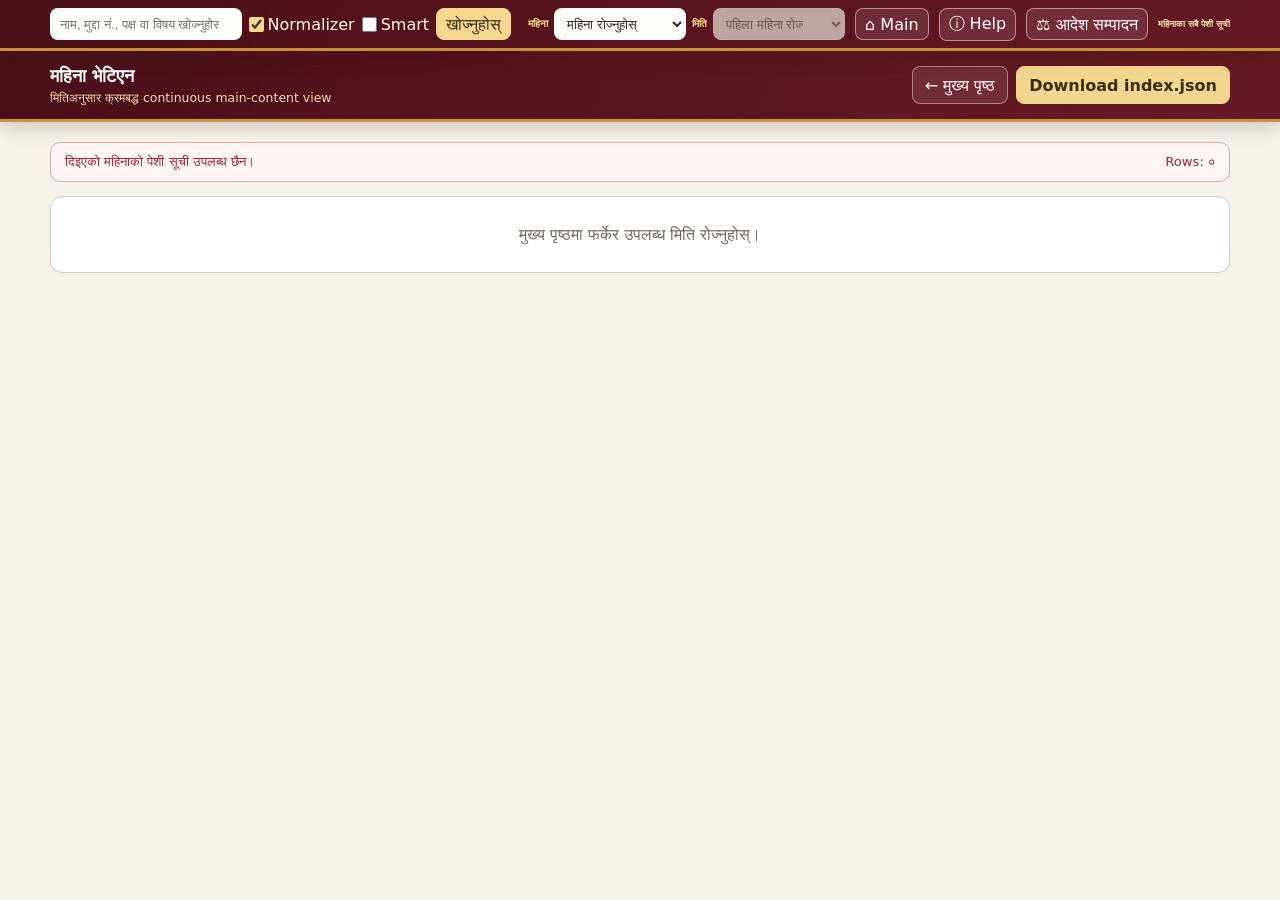
<file: month.html>
<!doctype html>
<html lang="ne">
<head>
<meta charset="utf-8">
<meta name="viewport" content="width=device-width,initial-scale=1">
<title>महिनाका सबै पेशी सूची</title>
<link rel="stylesheet" href="cause-list-ribbon.css?v=compact-editor-1">
<style>
:root{--maroon:#681925;--gold:#c69232;--paper:#f6f1e9;--ink:#302725;--muted:#716761;--line:#d7ccc0}*{box-sizing:border-box}html{scroll-behavior:smooth}body{margin:0;color:var(--ink);background:var(--paper);font-family:"Noto Sans Devanagari","Nirmala UI",Mangal,system-ui,sans-serif}button,a{font:inherit}.topbar{position:relative;z-index:50;color:#fff;background:linear-gradient(112deg,#491019,var(--maroon));border-bottom:3px solid var(--gold);box-shadow:0 5px 18px #32121633}.topbar-inner{display:flex;align-items:center;justify-content:space-between;gap:14px;width:min(1180px,calc(100% - 28px));min-height:68px;margin:auto;padding:10px 0}.title h1{margin:0;font-size:1.12rem}.title p{margin:3px 0 0;color:#f1ddaa;font-size:.78rem}.tools{display:flex;flex-wrap:wrap;gap:8px}.btn{display:inline-flex;align-items:center;justify-content:center;min-height:38px;padding:8px 12px;color:#fff;background:#ffffff1a;border:1px solid #ffffff6b;border-radius:8px;text-decoration:none;cursor:pointer}.primary{color:#3b2910;background:#f2d58e;border-color:#f2d58e;font-weight:800}main{width:min(1180px,calc(100% - 28px));margin:20px auto 34px}.status{display:flex;justify-content:space-between;gap:12px;margin-bottom:14px;padding:11px 14px;color:var(--muted);background:#fff;border:1px solid var(--line);border-radius:10px;font-size:.82rem}.status.error{color:#9a2433;border-color:#d9a9ae;background:#fff5f5}.stack{display:grid;gap:14px}.day{overflow:hidden;background:#fff;border:1px solid var(--line);border-radius:13px;box-shadow:0 10px 30px #37251f14}.day-head{display:flex;align-items:center;justify-content:space-between;gap:12px;padding:10px 14px;color:#fff;background:#7a2632}.day-head h2{margin:0;font-size:.96rem}.day-head a{color:#f5dfa8;font-size:.76rem;font-weight:700;text-decoration:none}.day iframe{display:block;width:100%;height:320px;border:0;background:#fff;transition:height .16s ease}.empty{padding:28px;text-align:center;color:var(--muted);background:#fff;border:1px solid var(--line);border-radius:12px}@media(max-width:700px){.topbar-inner,.day-head,.status{align-items:flex-start;flex-direction:column}.tools{width:100%}.btn{flex:1}main{width:calc(100% - 16px);margin-top:10px}}
</style>
</head>
<body>
<header class="topbar"><div class="topbar-inner"><div class="title"><h1 id="title">महिनाका सबै पेशी सूची</h1><p>मितिअनुसार क्रमबद्ध continuous main-content view</p></div><div class="tools"><a class="btn" href="index.html">← मुख्य पृष्ठ</a><button class="btn primary" id="download" type="button">Download index.json</button></div></div></header>
<main><div class="status" id="status"><span id="pageStatus">पेशी सूची तयार हुँदैछन्…</span><span id="rowStatus">Rows: —</span></div><div class="stack" id="stack"></div></main>
<script>
(()=>{"use strict";
const MONTH_NAMES=["वैशाख","जेठ","असार","साउन","भदौ","असोज","कात्तिक","मंसिर","पुस","माघ","फागुन","चैत"],CACHE="cause-list-auto-files-v1",q=new URLSearchParams(location.search),monthParam=String(q.get("month")||""),allMonths=monthParam.toLowerCase()==="all",month=monthParam.replace(/\D/g,"").slice(0,6),title=document.getElementById("title"),status=document.getElementById("status"),pageStatus=document.getElementById("pageStatus"),rowStatus=document.getElementById("rowStatus"),stack=document.getElementById("stack"),resources={},received=new Set;let pages=[];
const nepali=value=>String(value).replace(/\d/g,d=>"०१२३४५६७८९"[d]);
function parse(value){let name=String(value||"").trim();if(/^\d{8}$/.test(name))name=`index${name}.html`;name=name.split(/[?#]/)[0].split(/[\\/]/).pop()||"";try{name=decodeURIComponent(name)}catch(error){}const found=name.match(/^index(\d{8})\.html?$/i);if(!found)return null;const key=found[1],m=+key.slice(4,6),d=+key.slice(6);return m>0&&m<13&&d>0&&d<33?{key,label:nepali(`${key.slice(0,4)}।${key.slice(4,6)}।${key.slice(6)}`),href:`index${key}.html`}:null}
function unique(items){const map=new Map;(items||[]).forEach(item=>{const page=item&&item.key?item:parse(item);if(page&&(allMonths||page.key.slice(0,6)===month))map.set(page.key,page)});return [...map.values()].sort((a,b)=>a.key.localeCompare(b.key))}
function cached(){try{const data=JSON.parse(localStorage.getItem(CACHE)||"[]");return Array.isArray(data)?data:[]}catch(error){return[]}}
async function manifest(){try{const url=new URL("cause-list-files.js",new URL(".",location.href));url.searchParams.set("v",Date.now());const response=await fetch(url,{cache:"no-store"}),data=await response.json();return response.ok&&Array.isArray(data)?data:[]}catch(error){return[]}}
function githubUrls(){if(!/\.github\.io$/i.test(location.hostname))return[];const owner=location.hostname.split(".")[0],parts=location.pathname.split("/").filter(Boolean);if(parts.length&&/\.html?$/i.test(parts.at(-1)))parts.pop();const items=[];if(parts.length){const project=parts.slice(),repo=project.shift();items.push([repo,project.join("/")])}items.push([`${owner}.github.io`,parts.join("/")]);return items.filter((item,i,list)=>list.findIndex(x=>x[0]===item[0]&&x[1]===item[1])===i).map(item=>`https://api.github.com/repos/${encodeURIComponent(owner)}/${encodeURIComponent(item[0])}/contents/${item[1]}`)}
async function discover(){if(!/^https?:$/.test(location.protocol))return[];const generated=await manifest();if(generated.length)return generated;const found=[];try{const response=await fetch(new URL(".",location.href),{cache:"no-store"}),doc=new DOMParser().parseFromString(await response.text(),"text/html");if(response.ok)doc.querySelectorAll("a[href]").forEach(a=>found.push(a.getAttribute("href")))}catch(error){}for(const api of githubUrls())try{const response=await fetch(api,{headers:{Accept:"application/vnd.github+json"},cache:"no-store"}),data=await response.json();if(response.ok&&Array.isArray(data)){data.filter(item=>item.type==="file").forEach(item=>found.push(item.name));if(found.length)break}}catch(error){}return found}
function frame(key){return stack.querySelector(`[data-key="${key}"] iframe`)}
function render(){if((!allMonths&&!/^\d{6}$/.test(month))||!pages.length){title.textContent=allMonths?"पेशी सूची भेटिएन":"महिना भेटिएन";status.classList.add("error");pageStatus.textContent=allMonths?"कुनै उपलब्ध पेशी सूची भेटिएन।":"दिइएको महिनाको पेशी सूची उपलब्ध छैन।";rowStatus.textContent="Rows: ०";stack.innerHTML='<div class="empty">मुख्य पृष्ठमा फर्केर उपलब्ध मिति रोज्नुहोस्।</div>';return}const number=+month.slice(4),label=allMonths?"सबै उपलब्ध मिति":nepali(`${month.slice(0,4)}।${month.slice(4)}`)+(MONTH_NAMES[number-1]?` — ${MONTH_NAMES[number-1]}`:"");document.title=`${label} — सबै पेशी सूची`;title.textContent=`${label} — सबै पेशी सूची`;pageStatus.textContent=`${nepali(pages.length)} वटा मिति कालक्रमअनुसार राखिएका छन्।`;pages.forEach(page=>{const section=document.createElement("section");section.className="day";section.dataset.key=page.key;section.innerHTML=`<div class="day-head"><h2>${page.label} को पेशी सूची</h2><a href="${page.href}">छुट्टै पृष्ठमा खोल्नुहोस् ↗</a></div><iframe title="${page.label} को पेशी सूची" src="${page.href}" scrolling="no" loading="eager"></iframe>`;stack.appendChild(section)})}
function receive(event){const data=event.data,key=String(data&&data.dateKey||""),page=pages.find(item=>item.key===key),target=page&&frame(key);if(!target||(event.source&&event.source!==target.contentWindow))return;if(data.type==="cob-month-height"){const height=Number(data.height);if(Number.isFinite(height)&&height>=1)target.style.height=Math.min(Math.max(Math.ceil(height)+4,120),24000)+"px";return}if(data.type!=="cob-month-manifest")return;(Array.isArray(data.stems)?data.stems:[]).forEach(stem=>{const value=String(stem||"");if(!new RegExp(`^${key}\\.\\d{2}\\.\\d{2}\\.[a-z0-9]+-\\d+$`,"i").test(value))return;const file=`${value}.txt`;resources[value]=[{type:"file",path:`order/${key}/${file}`,label:file}]});received.add(key);rowStatus.textContent=`Rows: ${nepali(Object.keys(resources).length)}`;pageStatus.textContent=`${nepali(received.size)}/${nepali(pages.length)} वटा पृष्ठ तयार भए।`}
function download(){const keys=Object.keys(resources).sort();if(!keys.length){status.classList.add("error");pageStatus.textContent="Rows अझै तयार हुँदैछन्। केही क्षणपछि पुनः प्रयास गर्नुहोस्।";return}status.classList.remove("error");const all={};keys.forEach(key=>all[key]=resources[key]);const url=URL.createObjectURL(new Blob([JSON.stringify({version:1,resources:all},null,2)+"\n"],{type:"application/json;charset=utf-8"})),a=document.createElement("a");a.href=url;a.download="index.json";a.click();setTimeout(()=>URL.revokeObjectURL(url),1500);pageStatus.textContent="सबै प्राप्त rows को index.json डाउनलोड भयो।"}
async function init(){const requested=String(q.get("files")||"").split(",").filter(Boolean);pages=unique(requested.length?requested:[...cached(),...await discover()]);render()}
addEventListener("message",receive);document.getElementById("download").addEventListener("click",download);init();
})();
</script>
<script src="cause-list-ribbon.js?v=active-page-search-4"></script>
</body>
</html>
</file>
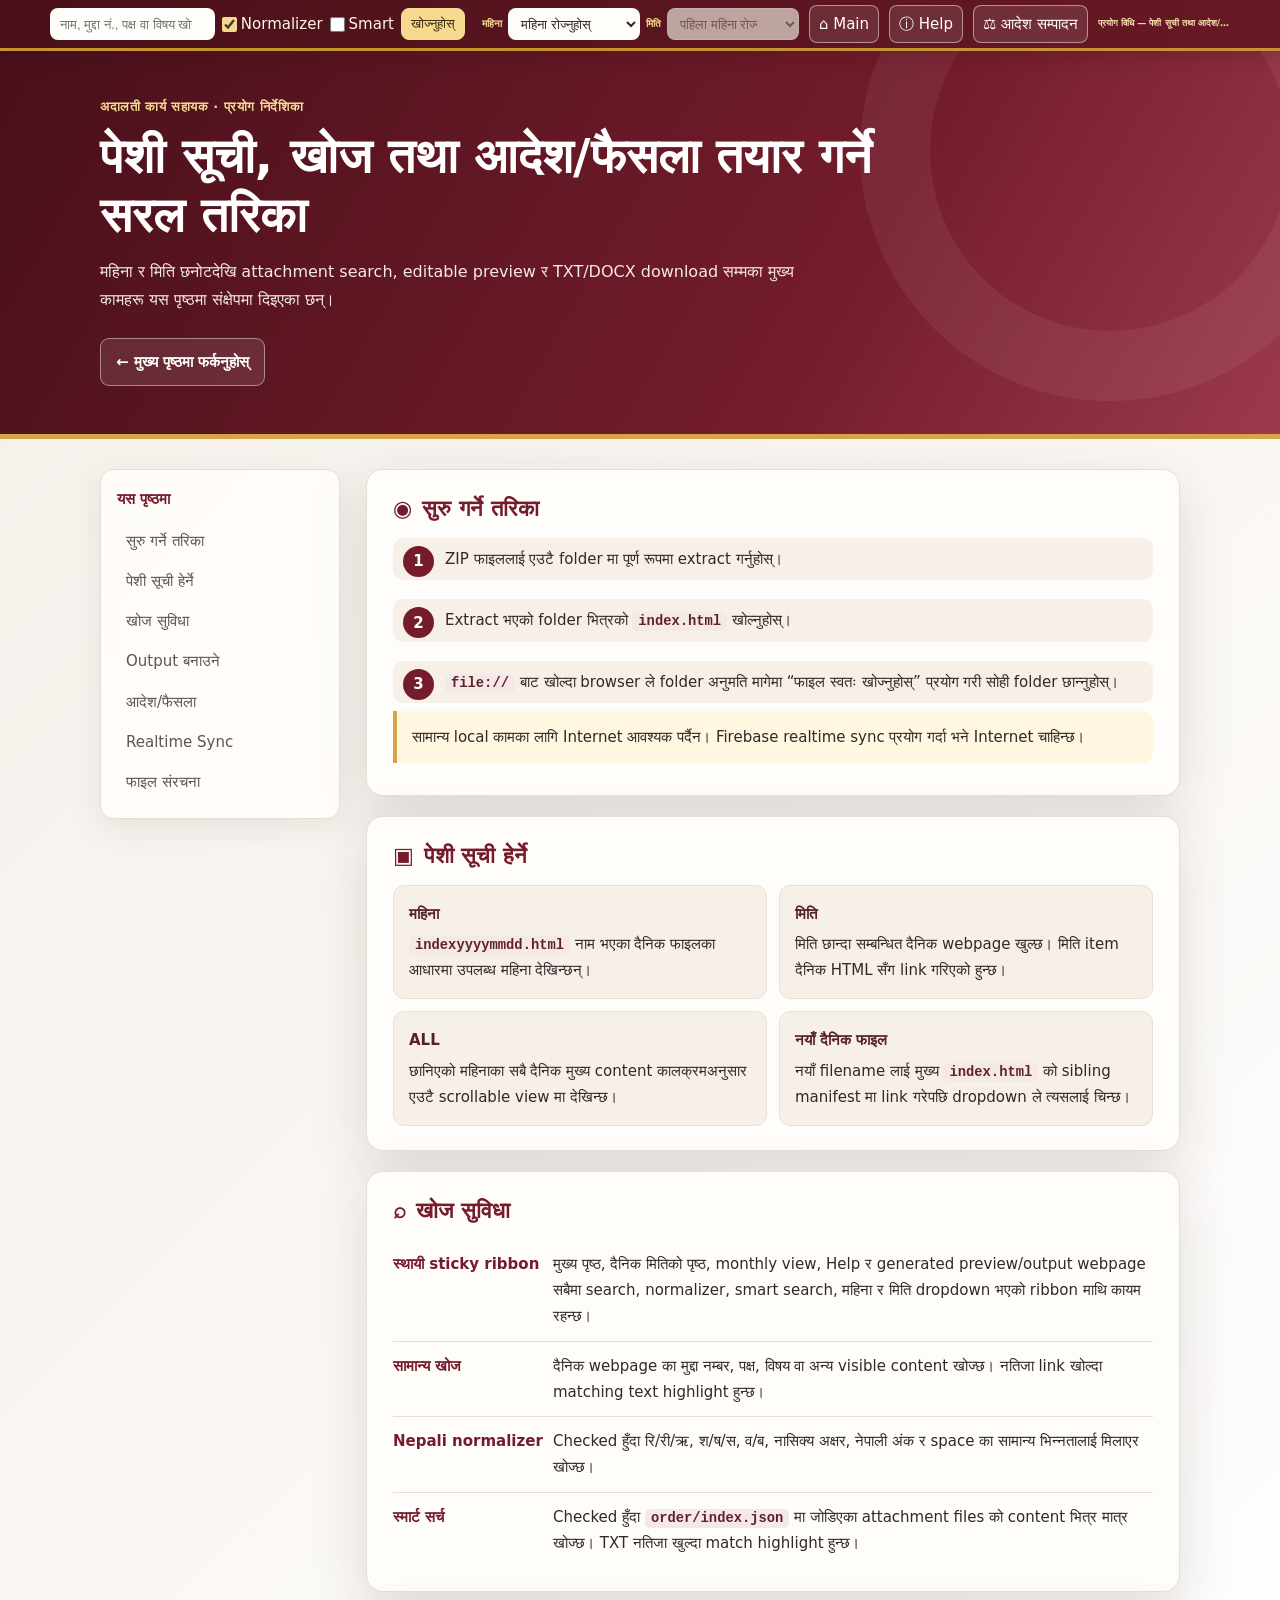
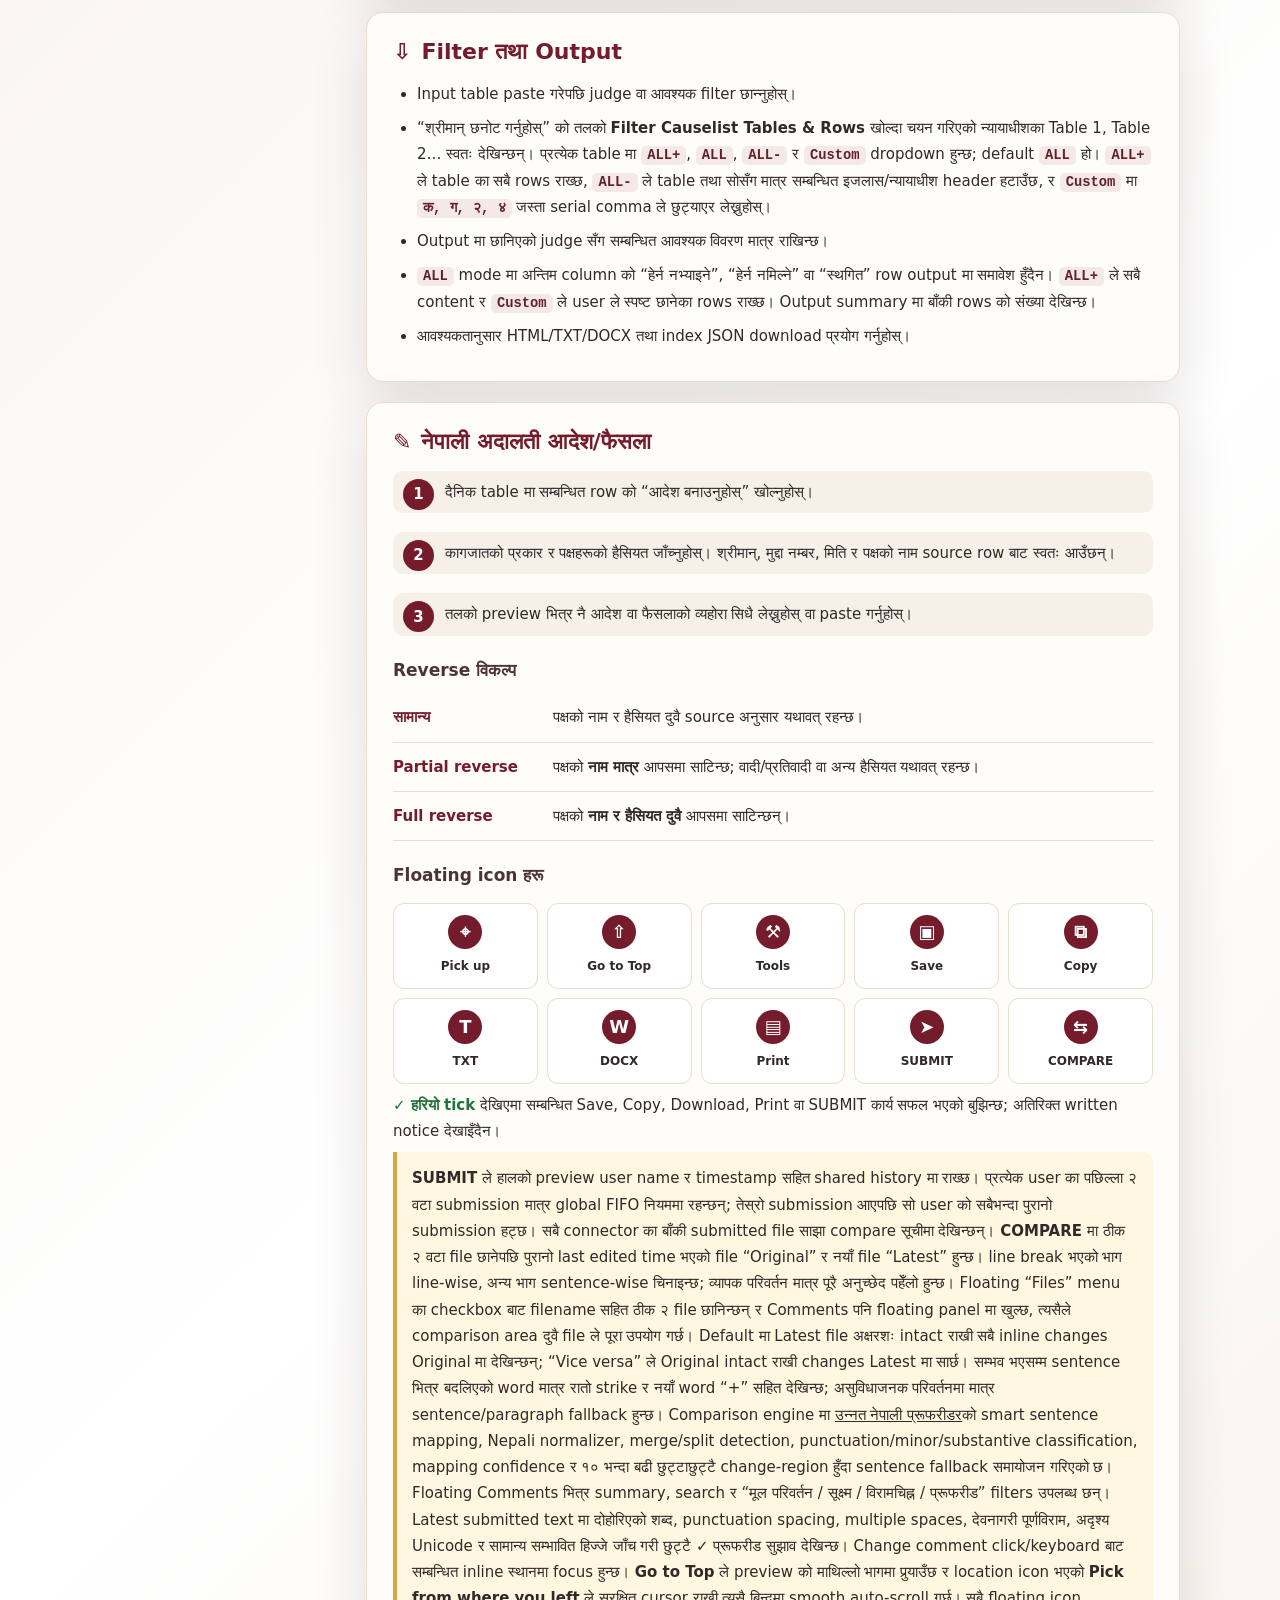
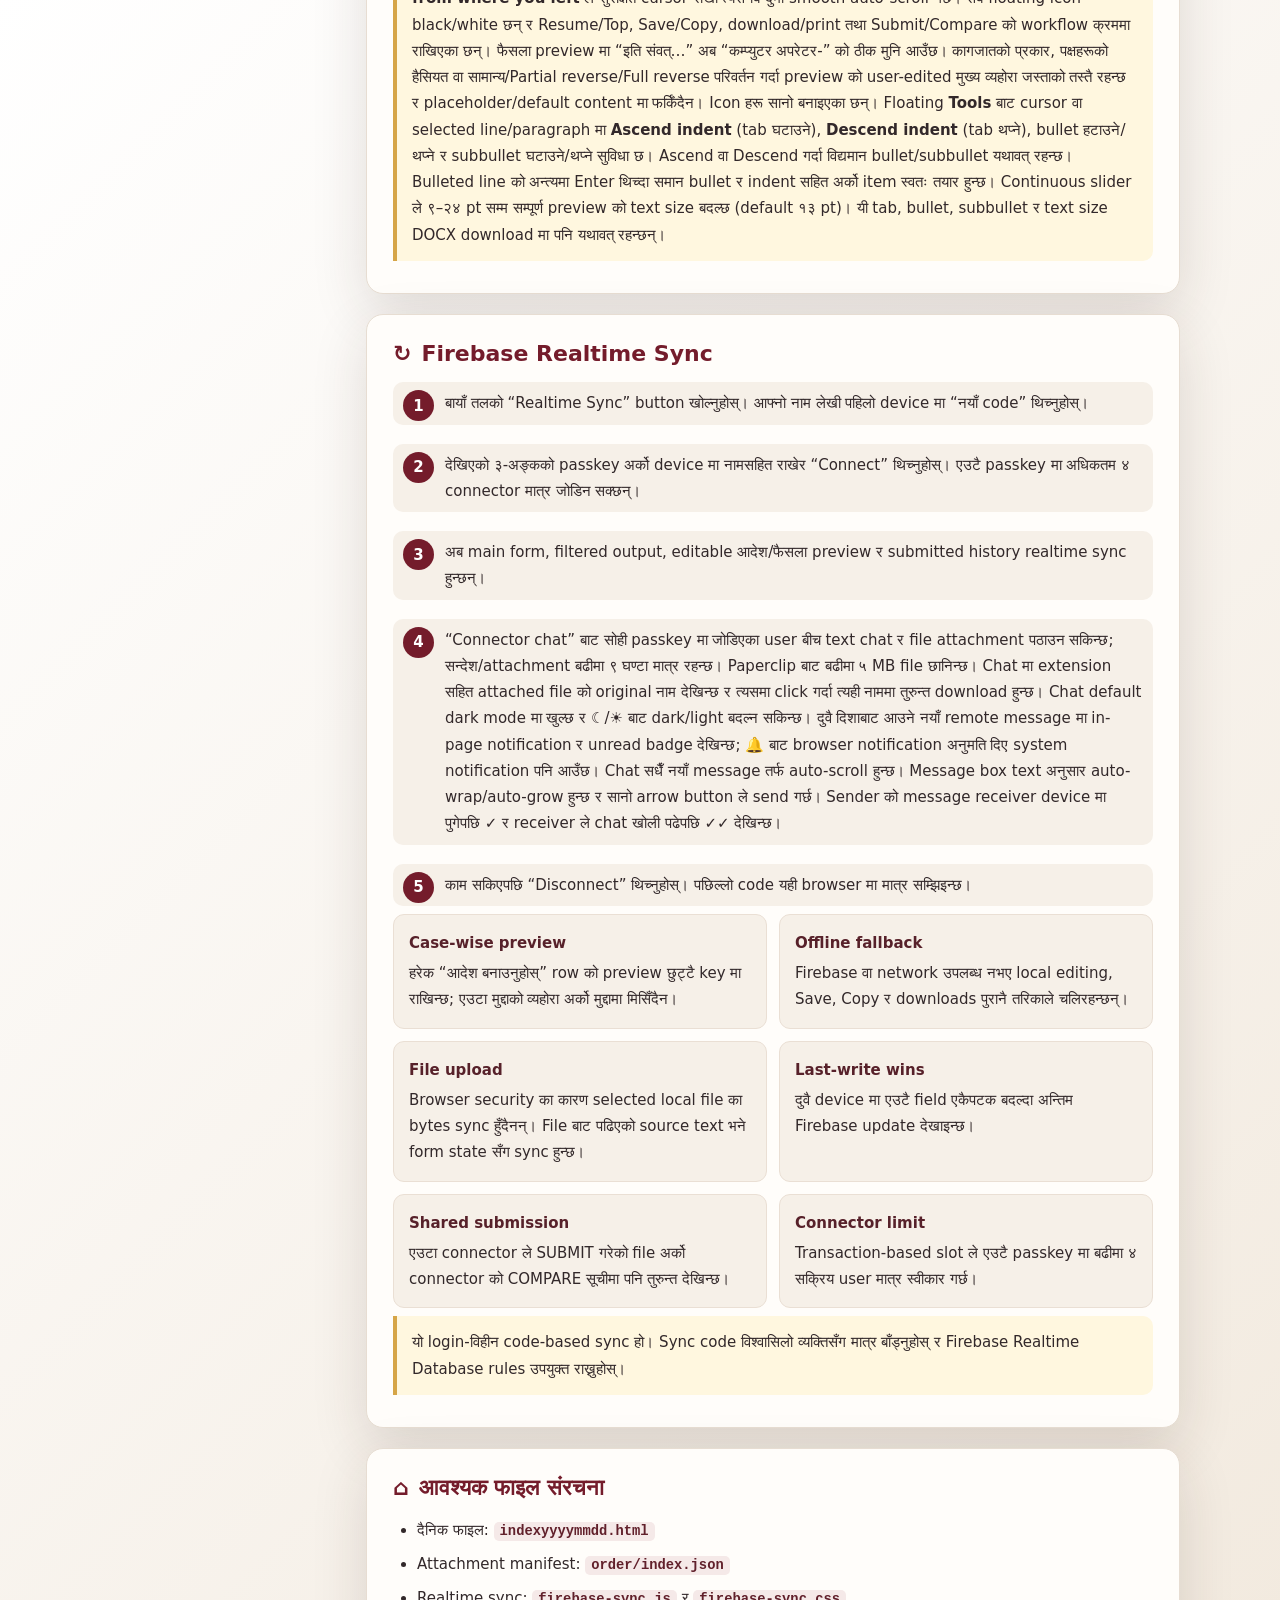
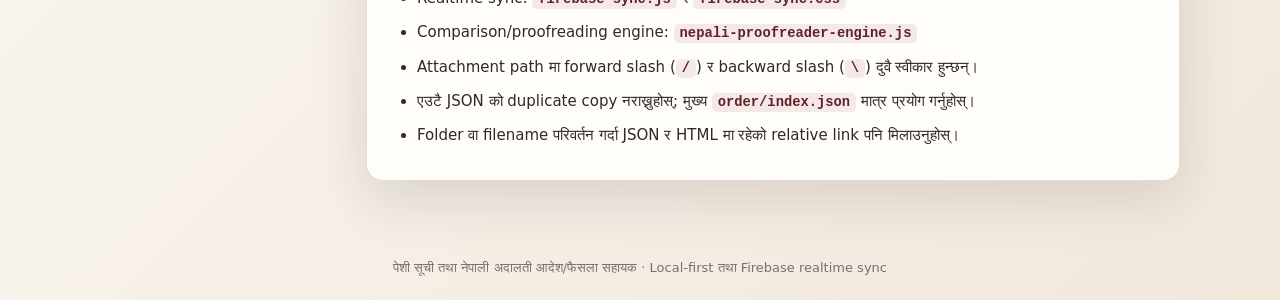
<file: README.html>
<!doctype html>
<html lang="ne">
  <head>
    <meta charset="utf-8" />
    <meta name="viewport" content="width=device-width,initial-scale=1" />
    <title>प्रयोग विधि — पेशी सूची तथा आदेश/फैसला सहायक</title>
    <link rel="stylesheet" href="cause-list-ribbon.css?v=compact-editor-1" />
    <style>
      :root {
        --maroon: #741c2b;
        --deep: #48101a;
        --gold: #d6a547;
        --ink: #32282a;
        --muted: #75696b;
        --paper: #fffdfa;
        --line: #e7ddd2;
        --soft: #f6f0e8;
        --green: #23743b;
        --shadow: 0 18px 55px rgba(55, 32, 29, 0.14);
      }
      * {
        box-sizing: border-box;
      }
      html {
        scroll-behavior: smooth;
      }
      body {
        margin: 0;
        color: var(--ink);
        background: linear-gradient(135deg, #f4eee7, #fff 50%, #f1e8dc);
        font:
          15px/1.75 "Noto Sans Devanagari",
          "Nirmala UI",
          system-ui,
          sans-serif;
      }
      a {
        color: inherit;
      }
      .hero {
        position: relative;
        overflow: hidden;
        color: #fff;
        background: linear-gradient(
          120deg,
          var(--deep),
          var(--maroon) 65%,
          #9b3a4c
        );
        border-bottom: 5px solid var(--gold);
      }
      .hero:after {
        content: "";
        position: absolute;
        right: -80px;
        top: -150px;
        width: 360px;
        height: 360px;
        border: 70px solid rgba(255, 255, 255, 0.06);
        border-radius: 50%;
      }
      .hero-inner {
        position: relative;
        z-index: 1;
        width: min(1080px, calc(100% - 32px));
        margin: auto;
        padding: 42px 0 48px;
      }
      .eyebrow {
        display: inline-flex;
        align-items: center;
        gap: 8px;
        margin: 0 0 8px;
        color: #f6d991;
        font-size: 13px;
        font-weight: 800;
        letter-spacing: 0.04em;
      }
      h1 {
        max-width: 780px;
        margin: 0;
        font-size: clamp(28px, 5vw, 48px);
        line-height: 1.22;
      }
      .lead {
        max-width: 720px;
        margin: 14px 0 24px;
        color: #f4e9e9;
        font-size: 16px;
      }
      .back {
        display: inline-flex;
        align-items: center;
        gap: 8px;
        padding: 10px 15px;
        border: 1px solid rgba(255, 255, 255, 0.45);
        border-radius: 9px;
        background: rgba(255, 255, 255, 0.1);
        font-weight: 800;
        text-decoration: none;
      }
      .back:hover,
      .back:focus-visible {
        color: #37240e;
        background: #f5d988;
        outline: none;
      }
      .layout {
        display: grid;
        grid-template-columns: 240px minmax(0, 1fr);
        gap: 26px;
        width: min(1080px, calc(100% - 32px));
        margin: 30px auto 56px;
        align-items: start;
      }
      .toc {
        position: sticky;
        top: 18px;
        padding: 16px;
        background: rgba(255, 253, 250, 0.9);
        border: 1px solid var(--line);
        border-radius: 14px;
        box-shadow: 0 10px 32px rgba(55, 32, 29, 0.08);
        backdrop-filter: blur(8px);
      }
      .toc strong {
        display: block;
        margin: 0 0 8px;
        color: var(--maroon);
      }
      .toc a {
        display: block;
        padding: 7px 9px;
        border-radius: 7px;
        color: #5f5355;
        text-decoration: none;
      }
      .toc a:hover,
      .toc a:focus-visible {
        color: var(--maroon);
        background: #f6ece7;
        outline: none;
      }
      main {
        display: grid;
        gap: 20px;
      }
      .card {
        padding: 24px 26px;
        background: var(--paper);
        border: 1px solid var(--line);
        border-radius: 17px;
        box-shadow: var(--shadow);
      }
      h2 {
        display: flex;
        align-items: center;
        gap: 10px;
        margin: 0 0 14px;
        color: var(--maroon);
        font-size: 22px;
        line-height: 1.35;
      }
      h3 {
        margin: 20px 0 8px;
        color: #4b3438;
        font-size: 17px;
      }
      p {
        margin: 8px 0;
      }
      ol,
      ul {
        margin: 8px 0;
        padding-left: 24px;
      }
      li + li {
        margin-top: 8px;
      }
      .steps {
        display: grid;
        gap: 11px;
        counter-reset: step;
        list-style: none;
        padding: 0;
      }
      .steps li {
        position: relative;
        min-height: 42px;
        padding: 8px 10px 8px 52px;
        background: var(--soft);
        border-radius: 10px;
      }
      .steps li:before {
        counter-increment: step;
        content: counter(step);
        position: absolute;
        left: 10px;
        top: 8px;
        display: grid;
        place-items: center;
        width: 31px;
        height: 31px;
        color: #fff;
        background: var(--maroon);
        border-radius: 50%;
        font-weight: 900;
      }
      .grid {
        display: grid;
        grid-template-columns: repeat(2, minmax(0, 1fr));
        gap: 12px;
      }
      .mini {
        padding: 15px;
        background: var(--soft);
        border: 1px solid #eadfd4;
        border-radius: 11px;
      }
      .mini b {
        display: block;
        margin-bottom: 4px;
        color: #57212a;
      }
      .mode {
        display: grid;
        grid-template-columns: 150px 1fr;
        gap: 10px;
        padding: 11px 0;
        border-bottom: 1px solid var(--line);
      }
      .mode:last-child {
        border-bottom: 0;
      }
      .mode strong {
        color: var(--maroon);
      }
      .icons {
        display: grid;
        grid-template-columns: repeat(5, minmax(0, 1fr));
        gap: 9px;
        margin-top: 12px;
      }
      .icon {
        display: grid;
        place-items: center;
        gap: 6px;
        min-height: 86px;
        padding: 10px 5px;
        text-align: center;
        background: #fff;
        border: 1px solid var(--line);
        border-radius: 11px;
        font-size: 12px;
        font-weight: 800;
      }
      .symbol {
        display: grid;
        place-items: center;
        width: 34px;
        height: 34px;
        color: #fff;
        background: var(--maroon);
        border-radius: 50%;
        font-size: 18px;
      }
      .tip {
        padding: 13px 15px;
        border-left: 4px solid var(--gold);
        background: #fff7df;
        border-radius: 0 10px 10px 0;
      }
      code {
        padding: 2px 6px;
        color: #61202b;
        background: #f5e9e8;
        border-radius: 5px;
        font:
          600 0.92em ui-monospace,
          SFMono-Regular,
          Consolas,
          monospace;
      }
      .ok {
        display: inline-flex;
        align-items: center;
        gap: 6px;
        color: var(--green);
        font-weight: 800;
      }
      footer {
        padding: 20px;
        text-align: center;
        color: #7a6e70;
        font-size: 13px;
      }
      @media (max-width: 800px) {
        .layout {
          grid-template-columns: 1fr;
        }
        .toc {
          position: static;
        }
        .toc nav {
          display: flex;
          flex-wrap: wrap;
          gap: 4px;
        }
        .toc a {
          display: inline-block;
        }
        .grid {
          grid-template-columns: 1fr;
        }
        .icons {
          grid-template-columns: repeat(3, minmax(0, 1fr));
        }
      }
      @media (max-width: 480px) {
        .hero-inner {
          padding: 30px 0 36px;
        }
        .card {
          padding: 20px 17px;
        }
        .mode {
          grid-template-columns: 1fr;
          gap: 2px;
        }
        .icons {
          grid-template-columns: repeat(2, minmax(0, 1fr));
        }
      }
    </style>
  </head>
  <body>
    <header class="hero">
      <div class="hero-inner">
        <p class="eyebrow">अदालती कार्य सहायक · प्रयोग निर्देशिका</p>
        <h1>पेशी सूची, खोज तथा आदेश/फैसला तयार गर्ने सरल तरिका</h1>
        <p class="lead">
          महिना र मिति छनोटदेखि attachment search, editable preview र TXT/DOCX
          download सम्मका मुख्य कामहरू यस पृष्ठमा संक्षेपमा दिइएका छन्।
        </p>
        <a class="back" href="index.html">← मुख्य पृष्ठमा फर्कनुहोस्</a>
      </div>
    </header>

    <div class="layout">
      <aside class="toc" aria-label="विषयसूची">
        <strong>यस पृष्ठमा</strong>
        <nav>
          <a href="#start">सुरु गर्ने तरिका</a>
          <a href="#causelist">पेशी सूची हेर्ने</a>
          <a href="#search">खोज सुविधा</a>
          <a href="#output">Output बनाउने</a>
          <a href="#order">आदेश/फैसला</a>
          <a href="#sync">Realtime Sync</a>
          <a href="#files">फाइल संरचना</a>
        </nav>
      </aside>

      <main>
        <section class="card" id="start">
          <h2><span aria-hidden="true">◉</span> सुरु गर्ने तरिका</h2>
          <ol class="steps">
            <li>ZIP फाइललाई एउटै folder मा पूर्ण रूपमा extract गर्नुहोस्।</li>
            <li>
              Extract भएको folder भित्रको <code>index.html</code> खोल्नुहोस्।
            </li>
            <li>
              <code>file://</code> बाट खोल्दा browser ले folder अनुमति मागेमा
              “फाइल स्वतः खोज्नुहोस्” प्रयोग गरी सोही folder छान्नुहोस्।
            </li>
          </ol>
          <p class="tip">
            सामान्य local कामका लागि Internet आवश्यक पर्दैन। Firebase realtime
            sync प्रयोग गर्दा भने Internet चाहिन्छ।
          </p>
        </section>

        <section class="card" id="causelist">
          <h2><span aria-hidden="true">▣</span> पेशी सूची हेर्ने</h2>
          <div class="grid">
            <div class="mini">
              <b>महिना</b><code>indexyyyymmdd.html</code> नाम भएका दैनिक फाइलका
              आधारमा उपलब्ध महिना देखिन्छन्।
            </div>
            <div class="mini">
              <b>मिति</b>मिति छान्दा सम्बन्धित दैनिक webpage खुल्छ। मिति item
              दैनिक HTML सँग link गरिएको हुन्छ।
            </div>
            <div class="mini">
              <b>ALL</b>छानिएको महिनाका सबै दैनिक मुख्य content कालक्रमअनुसार
              एउटै scrollable view मा देखिन्छ।
            </div>
            <div class="mini">
              <b>नयाँ दैनिक फाइल</b>नयाँ filename लाई मुख्य
              <code>index.html</code> को sibling manifest मा link गरेपछि
              dropdown ले त्यसलाई चिन्छ।
            </div>
          </div>
        </section>

        <section class="card" id="search">
          <h2><span aria-hidden="true">⌕</span> खोज सुविधा</h2>
          <div class="mode">
            <strong>स्थायी sticky ribbon</strong
            ><span
              >मुख्य पृष्ठ, दैनिक मितिको पृष्ठ, monthly view, Help र generated
              preview/output webpage सबैमा search, normalizer, smart search,
              महिना र मिति dropdown भएको ribbon माथि कायम रहन्छ।</span
            >
          </div>
          <div class="mode">
            <strong>सामान्य खोज</strong
            ><span
              >दैनिक webpage का मुद्दा नम्बर, पक्ष, विषय वा अन्य visible content
              खोज्छ। नतिजा link खोल्दा matching text highlight हुन्छ।</span
            >
          </div>
          <div class="mode">
            <strong>Nepali normalizer</strong
            ><span
              >Checked हुँदा रि/री/ऋ, श/ष/स, व/ब, नासिक्य अक्षर, नेपाली अंक र
              space का सामान्य भिन्नतालाई मिलाएर खोज्छ।</span
            >
          </div>
          <div class="mode">
            <strong>स्मार्ट सर्च</strong
            ><span
              >Checked हुँदा <code>order/index.json</code> मा जोडिएका attachment
              files को content भित्र मात्र खोज्छ। TXT नतिजा खुल्दा match
              highlight हुन्छ।</span
            >
          </div>
        </section>

        <section class="card" id="output">
          <h2><span aria-hidden="true">⇩</span> Filter तथा Output</h2>
          <ul>
            <li>Input table paste गरेपछि judge वा आवश्यक filter छान्नुहोस्।</li>
            <li>
              “श्रीमान् छनोट गर्नुहोस्” को तलको <b>Filter Causelist Tables &amp;
              Rows</b> खोल्दा चयन गरिएको न्यायाधीशका Table 1, Table 2… स्वतः
              देखिन्छन्। प्रत्येक table मा <code>ALL+</code>, <code>ALL</code>,
              <code>ALL-</code> र <code>Custom</code> dropdown हुन्छ; default
              <code>ALL</code> हो। <code>ALL+</code> ले table का सबै rows राख्छ,
              <code>ALL-</code> ले table तथा सोसँग मात्र सम्बन्धित इजलास/न्यायाधीश
              header हटाउँछ, र <code>Custom</code> मा
              <code>क, ग, २, ४</code> जस्ता serial comma ले छुट्याएर लेख्नुहोस्।
            </li>
            <li>
              Output मा छानिएको judge सँग सम्बन्धित आवश्यक विवरण मात्र राखिन्छ।
            </li>
            <li>
              <code>ALL</code> mode मा अन्तिम column को “हेर्न नभ्याइने”, “हेर्न
              नमिल्ने” वा “स्थगित” row output मा समावेश हुँदैन। <code>ALL+</code>
              ले सबै content र <code>Custom</code> ले user ले स्पष्ट छानेका rows
              राख्छ। Output summary मा बाँकी rows को संख्या देखिन्छ।
            </li>
            <li>
              आवश्यकतानुसार HTML/TXT/DOCX तथा index JSON download प्रयोग
              गर्नुहोस्।
            </li>
          </ul>
        </section>

        <section class="card" id="order">
          <h2><span aria-hidden="true">✎</span> नेपाली अदालती आदेश/फैसला</h2>
          <ol class="steps">
            <li>
              दैनिक table मा सम्बन्धित row को “आदेश बनाउनुहोस्” खोल्नुहोस्।
            </li>
            <li>
              कागजातको प्रकार र पक्षहरूको हैसियत जाँच्नुहोस्। श्रीमान्, मुद्दा
              नम्बर, मिति र पक्षको नाम source row बाट स्वतः आउँछन्।
            </li>
            <li>
              तलको preview भित्र नै आदेश वा फैसलाको व्यहोरा सिधै लेख्नुहोस् वा
              paste गर्नुहोस्।
            </li>
          </ol>

          <h3>Reverse विकल्प</h3>
          <div class="mode">
            <strong>सामान्य</strong
            ><span>पक्षको नाम र हैसियत दुवै source अनुसार यथावत् रहन्छ।</span>
          </div>
          <div class="mode">
            <strong>Partial reverse</strong
            ><span
              >पक्षको <b>नाम मात्र</b> आपसमा साटिन्छ; वादी/प्रतिवादी वा अन्य
              हैसियत यथावत् रहन्छ।</span
            >
          </div>
          <div class="mode">
            <strong>Full reverse</strong
            ><span>पक्षको <b>नाम र हैसियत दुवै</b> आपसमा साटिन्छन्।</span>
          </div>

          <h3>Floating icon हरू</h3>
          <div class="icons" aria-label="उपलब्ध कार्य">
            <div class="icon"><span class="symbol">⌖</span>Pick up</div>
            <div class="icon"><span class="symbol">⇧</span>Go to Top</div>
            <div class="icon"><span class="symbol">⚒</span>Tools</div>
            <div class="icon"><span class="symbol">▣</span>Save</div>
            <div class="icon"><span class="symbol">⧉</span>Copy</div>
            <div class="icon"><span class="symbol">T</span>TXT</div>
            <div class="icon"><span class="symbol">W</span>DOCX</div>
            <div class="icon"><span class="symbol">▤</span>Print</div>
            <div class="icon"><span class="symbol">➤</span>SUBMIT</div>
            <div class="icon"><span class="symbol">⇆</span>COMPARE</div>
          </div>
          <p>
            <span class="ok">✓ हरियो tick</span> देखिएमा सम्बन्धित Save, Copy,
            Download, Print वा SUBMIT कार्य सफल भएको बुझिन्छ; अतिरिक्त written
            notice देखाइँदैन।
          </p>
          <p class="tip">
            <b>SUBMIT</b> ले हालको preview user name र timestamp सहित shared
            history मा राख्छ। प्रत्येक user का पछिल्ला २ वटा submission मात्र
            global FIFO नियममा रहन्छन्; तेस्रो submission आएपछि सो user को सबैभन्दा
            पुरानो submission हट्छ। सबै connector का बाँकी submitted file साझा
            compare सूचीमा देखिन्छन्। <b>COMPARE</b> मा ठीक २ वटा
            file छानेपछि पुरानो last edited time भएको file “Original” र नयाँ
            file “Latest” हुन्छ। line break भएको भाग line-wise, अन्य भाग
            sentence-wise चिनाइन्छ; व्यापक परिवर्तन मात्र पूरै अनुच्छेद पहेँलो
            हुन्छ। Floating “Files” menu का checkbox बाट filename सहित ठीक २
            file छानिन्छन् र Comments पनि floating panel मा खुल्छ, त्यसैले
            comparison area दुवै file ले पूरा उपयोग गर्छ। Default मा Latest file
            अक्षरशः intact राखी सबै inline changes Original मा देखिन्छन्; “Vice
            versa” ले Original intact राखी changes Latest मा सार्छ। सम्भव भएसम्म
            sentence भित्र बदलिएको word मात्र रातो strike र नयाँ word “+” सहित
            देखिन्छ; असुविधाजनक परिवर्तनमा मात्र sentence/paragraph fallback
            हुन्छ। Comparison engine मा
            <a href="https://shivaprasadacharya.github.io/nepalitextproofreader/"
              >उन्नत नेपाली प्रूफरीडर</a
            >को smart sentence mapping, Nepali normalizer, merge/split detection,
            punctuation/minor/substantive classification, mapping confidence र
            १० भन्दा बढी छुट्टाछुट्टै change-region हुँदा sentence fallback
            समायोजन गरिएको छ। Floating Comments भित्र summary, search र “मूल
            परिवर्तन / सूक्ष्म / विरामचिह्न / प्रूफरीड” filters उपलब्ध छन्।
            Latest submitted text मा दोहोरिएको शब्द, punctuation spacing,
            multiple spaces, देवनागरी पूर्णविराम, अदृश्य Unicode र सामान्य
            सम्भावित हिज्जे जाँच गरी छुट्टै ✓ प्रूफरीड सुझाव देखिन्छ। Change
            comment click/keyboard बाट सम्बन्धित inline स्थानमा focus हुन्छ।
            <b>Go to Top</b> ले preview को माथिल्लो भागमा पुर्‍याउँछ र
            location icon भएको <b>Pick from where you left</b> ले सुरक्षित
            cursor राखी त्यसै बिन्दुमा smooth auto-scroll गर्छ। सबै floating
            icon black/white छन् र Resume/Top, Save/Copy, download/print तथा
            Submit/Compare को workflow क्रममा राखिएका छन्। फैसला preview मा “इति
            संवत्…” अब “कम्प्युटर अपरेटर-” को ठीक मुनि आउँछ। कागजातको प्रकार,
            पक्षहरूको हैसियत वा सामान्य/Partial reverse/Full reverse परिवर्तन
            गर्दा preview को user-edited मुख्य व्यहोरा जस्ताको तस्तै रहन्छ र
            placeholder/default content मा फर्किँदैन। Icon हरू सानो बनाइएका छन्।
            Floating <b>Tools</b> बाट cursor वा selected line/paragraph मा
            <b>Ascend indent</b> (tab घटाउने), <b>Descend indent</b> (tab थप्ने),
            bullet हटाउने/थप्ने र subbullet घटाउने/थप्ने सुविधा छ। Ascend वा
            Descend गर्दा विद्यमान bullet/subbullet यथावत् रहन्छ। Bulleted line
            को अन्त्यमा Enter थिच्दा समान bullet र indent सहित अर्को item
            स्वतः तयार हुन्छ। Continuous slider ले ९–२४ pt सम्म सम्पूर्ण preview को
            text size बदल्छ (default १३ pt)। यी tab, bullet, subbullet र text
            size DOCX download मा पनि यथावत् रहन्छन्।
          </p>
        </section>

        <section class="card" id="sync">
          <h2><span aria-hidden="true">↻</span> Firebase Realtime Sync</h2>
          <ol class="steps">
            <li>
              बायाँ तलको “Realtime Sync” button खोल्नुहोस्। आफ्नो नाम लेखी पहिलो
              device मा “नयाँ code” थिच्नुहोस्।
            </li>
            <li>
              देखिएको ३-अङ्कको passkey अर्को device मा नामसहित राखेर “Connect”
              थिच्नुहोस्। एउटै passkey मा अधिकतम ४ connector मात्र जोडिन सक्छन्।
            </li>
            <li>
              अब main form, filtered output, editable आदेश/फैसला preview र
              submitted history realtime sync हुन्छन्।
            </li>
            <li>
              “Connector chat” बाट सोही passkey मा जोडिएका user बीच text chat
              र file attachment पठाउन सकिन्छ; सन्देश/attachment बढीमा ९ घण्टा
              मात्र रहन्छ। Paperclip बाट बढीमा ५ MB file छानिन्छ। Chat मा
              extension सहित attached file को original नाम देखिन्छ र त्यसमा
              click गर्दा त्यही नाममा तुरुन्त download हुन्छ। Chat default dark
              mode मा खुल्छ र ☾/☀ बाट dark/light बदल्न सकिन्छ। दुवै दिशाबाट
              आउने नयाँ remote message मा in-page notification र unread badge
              देखिन्छ; 🔔 बाट browser notification अनुमति दिए system
              notification पनि आउँछ। Chat सधैँ नयाँ message तर्फ auto-scroll
              हुन्छ। Message box text अनुसार auto-wrap/auto-grow हुन्छ र सानो
              arrow button ले send गर्छ। Sender को message receiver device मा
              पुगेपछि ✓ र receiver ले chat खोली पढेपछि ✓✓ देखिन्छ।
            </li>
            <li>
              काम सकिएपछि “Disconnect” थिच्नुहोस्। पछिल्लो code यही browser मा
              मात्र सम्झिइन्छ।
            </li>
          </ol>
          <div class="grid">
            <div class="mini">
              <b>Case-wise preview</b>हरेक “आदेश बनाउनुहोस्” row को preview
              छुट्टै key मा राखिन्छ; एउटा मुद्दाको व्यहोरा अर्को मुद्दामा
              मिसिँदैन।
            </div>
            <div class="mini">
              <b>Offline fallback</b>Firebase वा network उपलब्ध नभए local
              editing, Save, Copy र downloads पुरानै तरिकाले चलिरहन्छन्।
            </div>
            <div class="mini">
              <b>File upload</b>Browser security का कारण selected local file का
              bytes sync हुँदैनन्। File बाट पढिएको source text भने form state
              सँग sync हुन्छ।
            </div>
            <div class="mini">
              <b>Last-write wins</b>दुवै device मा एउटै field एकैपटक बदल्दा
              अन्तिम Firebase update देखाइन्छ।
            </div>
            <div class="mini">
              <b>Shared submission</b>एउटा connector ले SUBMIT गरेको file अर्को
              connector को COMPARE सूचीमा पनि तुरुन्त देखिन्छ।
            </div>
            <div class="mini">
              <b>Connector limit</b>Transaction-based slot ले एउटै passkey मा
              बढीमा ४ सक्रिय user मात्र स्वीकार गर्छ।
            </div>
          </div>
          <p class="tip">
            यो login-विहीन code-based sync हो। Sync code विश्वासिलो व्यक्तिसँग
            मात्र बाँड्नुहोस् र Firebase Realtime Database rules उपयुक्त
            राख्नुहोस्।
          </p>
        </section>

        <section class="card" id="files">
          <h2><span aria-hidden="true">⌂</span> आवश्यक फाइल संरचना</h2>
          <ul>
            <li>दैनिक फाइल: <code>indexyyyymmdd.html</code></li>
            <li>Attachment manifest: <code>order/index.json</code></li>
            <li>
              Realtime sync: <code>firebase-sync.js</code> र
              <code>firebase-sync.css</code>
            </li>
            <li>
              Comparison/proofreading engine:
              <code>nepali-proofreader-engine.js</code>
            </li>
            <li>
              Attachment path मा forward slash (<code>/</code>) र backward slash
              (<code>\</code>) दुवै स्वीकार हुन्छन्।
            </li>
            <li>
              एउटै JSON को duplicate copy नराख्नुहोस्; मुख्य
              <code>order/index.json</code> मात्र प्रयोग गर्नुहोस्।
            </li>
            <li>
              Folder वा filename परिवर्तन गर्दा JSON र HTML मा रहेको relative
              link पनि मिलाउनुहोस्।
            </li>
          </ul>
        </section>
      </main>
    </div>

    <footer>
      पेशी सूची तथा नेपाली अदालती आदेश/फैसला सहायक · Local-first तथा Firebase
      realtime sync
    </footer>
    <script src="cause-list-ribbon.js?v=active-page-search-4"></script>
  </body>
</html>
</file>
<file: firebase-sync.css>
.cfsync {
  position: fixed;
  left: 14px;
  bottom: 14px;
  z-index: 2147482500;
  font-family: "Noto Sans Devanagari", "Nirmala UI", system-ui, sans-serif;
  color: #34272a;
}
.cfsync-launch {
  display: inline-flex;
  align-items: center;
  gap: 7px;
  min-height: 40px;
  padding: 8px 13px;
  border: 1px solid #d6a547;
  border-radius: 999px;
  color: #fff;
  background: #6d1724;
  box-shadow: 0 8px 24px rgba(35, 18, 21, 0.28);
  font: 800 12px/1.25 inherit;
  cursor: pointer;
}
.cfsync-launch:hover,
.cfsync-launch:focus-visible {
  background: #8b2637;
  outline: 3px solid rgba(214, 165, 71, 0.4);
  outline-offset: 2px;
}
.cfsync-unread {
  display: grid;
  place-items: center;
  min-width: 19px;
  height: 19px;
  padding: 0 5px;
  border: 2px solid #fff;
  border-radius: 999px;
  color: #fff;
  background: #d92f45;
  font: 900 10px/1 inherit;
}
.cfsync-unread[hidden] {
  display: none;
}
.cfsync-dot {
  width: 9px;
  height: 9px;
  border: 2px solid rgba(255, 255, 255, 0.75);
  border-radius: 50%;
  background: #a3999b;
}
.cfsync[data-state="online"] .cfsync-dot {
  background: #27a34b;
  box-shadow: 0 0 0 3px rgba(39, 163, 75, 0.2);
}
.cfsync[data-state="connecting"] .cfsync-dot {
  background: #d6a547;
  animation: cfsync-pulse 1s infinite;
}
.cfsync-panel {
  position: absolute;
  left: 0;
  bottom: calc(100% + 9px);
  display: none;
  width: min(340px, calc(100vw - 28px));
  overflow: hidden;
  border: 1px solid #d8cbbd;
  border-radius: 15px;
  background: #fffdfa;
  box-shadow: 0 20px 60px rgba(35, 18, 21, 0.28);
}
.cfsync.is-open .cfsync-panel {
  display: block;
}
.cfsync-head {
  display: flex;
  align-items: center;
  justify-content: space-between;
  gap: 10px;
  padding: 13px 15px;
  color: #fff;
  background: linear-gradient(115deg, #52121c, #7b1f2b);
  border-bottom: 3px solid #d6a547;
}
.cfsync-head strong {
  font-size: 14px;
}
.cfsync-close {
  display: grid;
  place-items: center;
  width: 30px;
  height: 30px;
  padding: 0;
  border: 1px solid rgba(255, 255, 255, 0.45);
  border-radius: 8px;
  color: #fff;
  background: transparent;
  font-size: 20px;
  cursor: pointer;
}
.cfsync-body {
  display: grid;
  gap: 12px;
  padding: 15px;
}
.cfsync-status {
  margin: 0;
  padding: 9px 10px;
  color: #65575a;
  background: #f6f0e8;
  border-radius: 8px;
  font-size: 11px;
  line-height: 1.45;
}
.cfsync-fields {
  display: grid;
  grid-template-columns: minmax(0, 1fr) auto;
  gap: 8px;
}
.cfsync-code {
  min-width: 0;
  height: 42px;
  padding: 8px 10px;
  border: 1px solid #cfc3b7;
  border-radius: 9px;
  background: #fff;
  color: #5d1724;
  font: 900 22px/1 monospace;
  letter-spacing: 0.24em;
  text-align: center;
}
.cfsync-code:focus {
  border-color: #7b1f2b;
  outline: 3px solid rgba(123, 31, 43, 0.12);
}
.cfsync-btn {
  min-height: 40px;
  padding: 8px 12px;
  border: 1px solid #b8a99b;
  border-radius: 9px;
  color: #493b3e;
  background: #fff;
  font: 800 12px/1.25 inherit;
  cursor: pointer;
}
.cfsync-btn:hover,
.cfsync-btn:focus-visible {
  border-color: #7b1f2b;
  color: #7b1f2b;
  outline: none;
}
.cfsync-primary {
  color: #fff;
  background: #7b1f2b;
  border-color: #7b1f2b;
}
.cfsync-primary:hover,
.cfsync-primary:focus-visible {
  color: #fff;
  background: #5f1521;
}
.cfsync-actions {
  display: grid;
  grid-template-columns: 1fr 1fr;
  gap: 8px;
}
.cfsync-active {
  display: none;
  padding: 12px;
  border: 1px solid #e0d5c9;
  border-radius: 11px;
  background: #f8f3ed;
  text-align: center;
}
.cfsync[data-connected="1"] .cfsync-connect {
  display: none;
}
.cfsync[data-connected="1"] .cfsync-active {
  display: grid;
  gap: 9px;
}
.cfsync-room {
  color: #6d1724;
  font: 900 26px/1 monospace;
  letter-spacing: 0.2em;
}
.cfsync-note {
  margin: 0;
  color: #776b6e;
  font-size: 10px;
  line-height: 1.45;
}
@keyframes cfsync-pulse {
  50% {
    opacity: 0.35;
  }
}
@media (max-width: 560px) {
  .cfsync {
    left: 9px;
    bottom: 9px;
  }
  .cfsync-launch {
    min-height: 36px;
    padding: 7px 10px;
  }
  .cfsync-panel {
    width: calc(100vw - 18px);
  }
  .cfsync-fields {
    grid-template-columns: 1fr;
  }
  .cfsync-code {
    height: 46px;
  }
}
@media print {
  .cfsync {
    display: none !important;
  }
}

.cfsync-panel {
  width: min(400px, calc(100vw - 28px));
  max-height: min(88vh, 760px);
  overflow: auto;
}
.cfsync-connect {
  display: grid;
  gap: 9px;
}
.cfsync-name,
.cfsync-chat-input {
  width: 100%;
  min-width: 0;
  height: 42px;
  padding: 8px 11px;
  border: 1px solid #cfc3b7;
  border-radius: 9px;
  color: #35282b;
  background: #fff;
  font: 700 13px/1.35 inherit;
}
.cfsync-name:focus,
.cfsync-chat-input:focus {
  border-color: #7b1f2b;
  outline: 3px solid rgba(123, 31, 43, 0.12);
}
.cfsync-room-line {
  display: flex;
  align-items: center;
  justify-content: space-between;
  gap: 12px;
}
.cfsync-members {
  margin: 0;
  color: #65575a;
  font-size: 11px;
  line-height: 1.45;
  text-align: left;
}
.cfsync-chat {
  display: none;
  gap: 9px;
  padding: 10px;
  border-top: 1px solid #e6dcd1;
  border-radius: 12px;
  transition:
    color 0.2s ease,
    background 0.2s ease;
}
.cfsync[data-connected="1"] .cfsync-chat {
  display: grid;
}
.cfsync-chat-title {
  display: flex;
  align-items: center;
  justify-content: space-between;
  gap: 10px;
}
.cfsync-chat-title > div:first-child {
  display: grid;
  gap: 1px;
}
.cfsync-chat-title strong {
  font-size: 13px;
}
.cfsync-chat-title span {
  color: #76696c;
  font-size: 10px;
}
.cfsync-chat-tools {
  display: inline-flex;
  align-items: center;
  gap: 4px;
}
.cfsync-chat-tools button {
  display: grid;
  place-items: center;
  width: 28px;
  height: 28px;
  padding: 0;
  border: 1px solid currentColor;
  border-radius: 8px;
  color: #74676a;
  background: transparent;
  font: 900 12px/1 inherit;
  cursor: pointer;
  opacity: 0.72;
}
.cfsync-chat-tools button:hover,
.cfsync-chat-tools button:focus-visible,
.cfsync-chat-tools button[aria-pressed="true"],
.cfsync-chat-tools .cfsync-notify[data-enabled="1"] {
  opacity: 1;
  outline: 2px solid rgba(214, 165, 71, 0.42);
  outline-offset: 1px;
}
.cfsync-chat-messages {
  display: grid;
  align-content: start;
  gap: 8px;
  height: 220px;
  overflow: auto;
  padding: 9px;
  border: 1px solid #e0d5c9;
  border-radius: 10px;
  background: #f8f5f0;
}
.cfsync-chat-empty {
  margin: auto;
  color: #887c7e;
  font-size: 11px;
  text-align: center;
}
.cfsync-message {
  justify-self: start;
  max-width: 88%;
  padding: 8px 9px;
  border: 1px solid #ded3c7;
  border-radius: 11px 11px 11px 3px;
  background: #fff;
}
.cfsync-message.is-own {
  justify-self: end;
  border-color: #d8b8bd;
  border-radius: 11px 11px 3px 11px;
  background: #fff2f3;
}
.cfsync-message-meta {
  display: flex;
  align-items: center;
  justify-content: space-between;
  gap: 10px;
  margin-bottom: 3px;
  color: #7a6b6e;
  font-size: 9px;
}
.cfsync-message-meta strong {
  color: #6d1724;
  font-size: 10px;
}
.cfsync-message-trail {
  display: inline-flex;
  align-items: center;
  gap: 5px;
}
.cfsync-message-receipt {
  min-width: 14px;
  color: #82767a;
  font: 900 11px/1 sans-serif;
  letter-spacing: -0.16em;
}
.cfsync-message-receipt.is-read {
  color: #2587c7;
}
.cfsync-message p {
  margin: 0;
  white-space: pre-wrap;
  overflow-wrap: anywhere;
  font-size: 12px;
  line-height: 1.45;
}
.cfsync-message-file {
  display: flex;
  align-items: center;
  gap: 8px;
  width: 100%;
  min-width: 0;
  margin-top: 6px;
  padding: 7px 8px;
  border: 1px solid #d6cbc0;
  border-radius: 9px;
  color: #35282b;
  background: rgba(255, 255, 255, 0.78);
  text-align: left;
  cursor: pointer;
}
.cfsync-message-file:hover,
.cfsync-message-file:focus-visible {
  border-color: #7b1f2b;
  outline: 2px solid rgba(123, 31, 43, 0.14);
}
.cfsync-message-file-icon {
  display: grid;
  flex: 0 0 29px;
  place-items: center;
  width: 29px;
  height: 29px;
  border: 1px solid currentColor;
  border-radius: 50%;
  font: 900 15px/1 sans-serif;
}
.cfsync-message-file-details {
  display: grid;
  min-width: 0;
  gap: 1px;
}
.cfsync-message-file-details strong {
  overflow: hidden;
  text-overflow: ellipsis;
  white-space: nowrap;
  font-size: 11px;
}
.cfsync-message-file-details small {
  color: #776b6e;
  font-size: 9px;
}
.cfsync-chat-file-pending {
  display: flex;
  align-items: center;
  justify-content: space-between;
  gap: 8px;
  min-width: 0;
  padding: 6px 8px 6px 10px;
  border: 1px solid #d6a547;
  border-radius: 9px;
  color: #5a4549;
  background: #fff8e8;
  font-size: 10px;
}
.cfsync-chat-file-pending[hidden] {
  display: none;
}
.cfsync-chat-file-name {
  min-width: 0;
  overflow: hidden;
  text-overflow: ellipsis;
  white-space: nowrap;
}
.cfsync-chat-file-clear {
  display: grid;
  flex: 0 0 24px;
  place-items: center;
  width: 24px;
  height: 24px;
  padding: 0;
  border: 0;
  border-radius: 50%;
  color: inherit;
  background: rgba(0, 0, 0, 0.08);
  font: 800 16px/1 sans-serif;
  cursor: pointer;
}
.cfsync-chat-compose {
  display: grid;
  grid-template-columns: auto minmax(0, 1fr) auto;
  gap: 7px;
  align-items: end;
}
.cfsync-chat-attach {
  display: grid;
  place-items: center;
  width: 40px;
  height: 40px;
  padding: 0;
  border: 1px solid #b8a99b;
  border-radius: 50%;
  color: #493b3e;
  background: #fff;
  cursor: pointer;
}
.cfsync-chat-attach:hover,
.cfsync-chat-attach:focus-visible {
  color: #7b1f2b;
  border-color: #7b1f2b;
  outline: none;
}
.cfsync-chat-attach svg {
  width: 19px;
  height: 19px;
  fill: currentColor;
}
textarea.cfsync-chat-input {
  min-height: 40px;
  max-height: 116px;
  height: 40px;
  padding: 9px 11px;
  overflow-y: auto;
  line-height: 1.45;
  resize: none;
}
.cfsync-chat-send {
  display: grid;
  place-items: center;
  width: 40px;
  min-height: 40px;
  height: 40px;
  padding: 0;
  border-radius: 50%;
}
.cfsync-chat-send svg {
  width: 19px;
  height: 19px;
  fill: currentColor;
}
.cfsync[data-chat-theme="dark"] .cfsync-chat {
  color: #f6f0ea;
  border-color: #3d3740;
  background: #17151a;
  box-shadow: inset 0 0 0 1px rgba(255, 255, 255, 0.03);
}
.cfsync[data-chat-theme="dark"] .cfsync-chat-title span,
.cfsync[data-chat-theme="dark"] .cfsync-message-meta {
  color: #b9adb5;
}
.cfsync[data-chat-theme="dark"] .cfsync-chat-tools button {
  color: #d8ccd3;
}
.cfsync[data-chat-theme="dark"] .cfsync-chat-messages {
  border-color: #3b3540;
  background: #211e25;
  scrollbar-color: #6e5964 #211e25;
}
.cfsync[data-chat-theme="dark"] .cfsync-chat-empty {
  color: #a99da5;
}
.cfsync[data-chat-theme="dark"] .cfsync-message {
  color: #f4eef1;
  border-color: #4a424c;
  background: #302b33;
}
.cfsync[data-chat-theme="dark"] .cfsync-message.is-own {
  border-color: #754350;
  background: #4a2630;
}
.cfsync[data-chat-theme="dark"] .cfsync-message-meta strong {
  color: #f3c8cf;
}
.cfsync[data-chat-theme="dark"] .cfsync-chat-input {
  color: #f6f0f2;
  border-color: #4b424c;
  background: #28242b;
}
.cfsync[data-chat-theme="dark"] .cfsync-chat-input::placeholder {
  color: #9e929a;
}
.cfsync[data-chat-theme="dark"] .cfsync-chat-attach,
.cfsync[data-chat-theme="dark"] .cfsync-message-file {
  color: #f2e9ee;
  border-color: #594e58;
  background: #28242b;
}
.cfsync[data-chat-theme="dark"] .cfsync-message-file-details small {
  color: #b9adb5;
}
.cfsync[data-chat-theme="dark"] .cfsync-chat-file-pending {
  color: #f5e9c8;
  border-color: #8d7136;
  background: #3b321f;
}
.cfsync-toast-stack {
  position: fixed;
  left: 14px;
  bottom: 70px;
  z-index: 2147483550;
  display: grid;
  gap: 8px;
  width: min(330px, calc(100vw - 28px));
  pointer-events: none;
}
.cfsync-toast {
  display: grid;
  gap: 3px;
  padding: 11px 13px;
  border: 1px solid #d6a547;
  border-radius: 11px;
  color: #f8f3f5;
  background: #211a20;
  box-shadow: 0 12px 32px rgba(25, 15, 18, 0.35);
  font:
    12px/1.4 "Noto Sans Devanagari",
    "Nirmala UI",
    system-ui,
    sans-serif;
  text-align: left;
  cursor: pointer;
  pointer-events: auto;
  animation: cfsync-toast-in 0.22s ease-out;
}
.cfsync-toast strong {
  color: #f0c65d;
  font-size: 11px;
}
.cfsync-toast span {
  overflow: hidden;
  text-overflow: ellipsis;
  white-space: nowrap;
}
@keyframes cfsync-toast-in {
  from {
    opacity: 0;
    transform: translateY(8px);
  }
}
.cfsync-btn:disabled {
  cursor: not-allowed;
  opacity: 0.5;
}

.cob-actions .cob-icon-btn,
.cob-actions .cob-icon-btn:hover,
.cob-actions .cob-icon-btn:focus-visible {
  color: #111 !important;
  border-color: #8b8b8b !important;
  background: #fff !important;
}
.cob-actions .cob-icon-btn:hover,
.cob-actions .cob-icon-btn:focus-visible {
  border-color: #111 !important;
  box-shadow:
    0 6px 18px rgba(0, 0, 0, 0.2),
    0 0 0 3px rgba(0, 0, 0, 0.1) !important;
}
.cob-actions[data-shared-history-ready="1"] {
  max-height: calc(100vh - 24px);
  padding: 5px;
  overflow-y: auto;
  scrollbar-width: none;
}
.cob-actions[data-shared-history-ready="1"]::-webkit-scrollbar {
  display: none;
}

.cfsubmit-button:disabled,
.cfcompare-button:disabled {
  opacity: 0.55;
}
.cfcompare-backdrop {
  position: fixed;
  inset: 0;
  z-index: 2147483600;
  display: none;
  place-items: center;
  padding: 18px;
  background: rgba(17, 12, 14, 0.78);
  font-family: "Noto Sans Devanagari", "Nirmala UI", system-ui, sans-serif;
}
.cfcompare-backdrop.is-open {
  display: grid;
}
.cfcompare-modal {
  position: relative;
  width: min(1220px, 100%);
  max-height: 94vh;
  overflow: auto;
  border-radius: 16px;
  background: #fffdfa;
  box-shadow: 0 30px 90px rgba(0, 0, 0, 0.4);
}
.cfcompare-head {
  position: sticky;
  top: 0;
  z-index: 4;
  display: flex;
  align-items: center;
  justify-content: space-between;
  gap: 14px;
  padding: 15px 19px;
  color: #fff;
  background: linear-gradient(115deg, #52121c, #7b1f2b);
  border-bottom: 3px solid #d6a547;
}
.cfcompare-head h2 {
  margin: 0;
  font-size: 18px;
}
.cfcompare-head p {
  margin: 3px 0 0;
  color: #f1dfe2;
  font-size: 11px;
}
.cfcompare-close {
  display: grid;
  place-items: center;
  width: 36px;
  height: 36px;
  padding: 0;
  border: 1px solid rgba(255, 255, 255, 0.55);
  border-radius: 8px;
  color: #fff;
  background: transparent;
  font-size: 24px;
  cursor: pointer;
}
.cfcompare-body {
  display: grid;
  gap: 12px;
  padding: 18px;
}
.cfcompare-toolbar {
  display: flex;
  align-items: center;
  justify-content: space-between;
  gap: 12px;
}
.cfcompare-count {
  color: #5d1724;
  font-size: 13px;
}
.cfcompare-run {
  min-height: 39px;
  padding: 8px 16px;
  border: 1px solid #7b1f2b;
  border-radius: 8px;
  color: #fff;
  background: #7b1f2b;
  font: 800 12px/1.2 inherit;
  cursor: pointer;
}
.cfcompare-run:disabled {
  cursor: not-allowed;
  opacity: 0.45;
}
.cfcompare-list {
  display: grid;
  grid-template-columns: repeat(2, minmax(0, 1fr));
  gap: 8px;
}
.cfcompare-floating-tools {
  position: fixed;
  right: max(18px, calc((100vw - 1220px) / 2 + 18px));
  bottom: 20px;
  z-index: 8;
  display: flex;
  align-items: flex-end;
  gap: 8px;
  pointer-events: none;
}
.cfcompare-picker,
.cfcomments-wrap {
  position: relative;
  pointer-events: auto;
}
.cfcompare-fab {
  min-height: 42px;
  padding: 8px 12px;
  border: 1px solid #111;
  border-radius: 999px;
  color: #111;
  background: #fff;
  box-shadow: 0 7px 22px rgba(0, 0, 0, 0.24);
  font: 850 11px/1.2 inherit;
  cursor: pointer;
  pointer-events: auto;
}
.cfcompare-fab:hover,
.cfcompare-fab:focus-visible,
.cfcompare-fab[aria-expanded="true"] {
  color: #fff;
  background: #111;
  outline: 3px solid rgba(255, 255, 255, 0.72);
}
.cfcompare-picker-menu {
  position: absolute;
  right: 0;
  bottom: calc(100% + 9px);
  width: min(440px, calc(100vw - 28px));
  max-height: min(62vh, 520px);
  padding: 10px;
  overflow: auto;
  border: 1px solid #a79a8f;
  border-radius: 12px;
  background: #fffdfa;
  box-shadow: 0 16px 48px rgba(0, 0, 0, 0.32);
}
.cfcompare-picker-menu[hidden] {
  display: none;
}
.cfcompare-picker-menu > header {
  display: flex;
  align-items: baseline;
  justify-content: space-between;
  gap: 10px;
  margin-bottom: 9px;
  color: #463a3d;
}
.cfcompare-picker-menu > header small {
  color: #7a6d70;
  font-size: 9px;
}
.cfcompare-picker-menu .cfcompare-list {
  grid-template-columns: 1fr;
}
.cfcompare-picker-menu > footer {
  position: sticky;
  bottom: -10px;
  display: flex;
  align-items: center;
  justify-content: space-between;
  gap: 10px;
  margin: 10px -10px -10px;
  padding: 10px;
  border-top: 1px solid #d7ccc2;
  background: #fffdfa;
}
.cfcompare-item {
  display: flex;
  align-items: center;
  gap: 8px;
  min-width: 0;
  padding: 10px;
  border: 1px solid #e0d5c9;
  border-radius: 10px;
  background: #fff;
}
.cfcompare-item label {
  display: flex;
  align-items: flex-start;
  gap: 9px;
  min-width: 0;
  flex: 1;
  cursor: pointer;
}
.cfcompare-select {
  margin-top: 3px;
  accent-color: #7b1f2b;
}
.cfcompare-info {
  display: grid;
  gap: 2px;
  min-width: 0;
}
.cfcompare-info strong {
  overflow: hidden;
  color: #3b2d30;
  font-size: 11px;
  text-overflow: ellipsis;
  white-space: nowrap;
}
.cfcompare-info small {
  color: #776a6d;
  font-size: 9px;
  line-height: 1.35;
}
.cfcompare-download {
  display: grid;
  place-items: center;
  width: 31px;
  height: 31px;
  border: 1px solid #cdbfb1;
  border-radius: 8px;
  color: #6d1724;
  background: #fff;
  cursor: pointer;
}
.cfcompare-empty {
  grid-column: 1/-1;
  margin: 0;
  padding: 18px;
  border: 1px dashed #cdbfb1;
  border-radius: 10px;
  color: #76686b;
  text-align: center;
}
.cfcompare-notice {
  min-height: 1.3em;
  margin: 0;
  color: #9b251f;
  font-size: 11px;
}
.cfcompare-result {
  scroll-margin-top: 88px;
}
.cfcompare-summary {
  margin: 0 0 10px;
  padding: 9px 11px;
  border-left: 4px solid #d6a547;
  border-radius: 0 8px 8px 0;
  color: #5c4c4f;
  background: #fff5d9;
  font-size: 11px;
}
.cfcompare-grid {
  display: grid;
  grid-template-columns: repeat(2, minmax(0, 1fr));
  gap: 12px;
  align-items: start;
}
.cfcompare-column {
  min-width: 0;
  border: 1px solid #d8cbbd;
  border-radius: 11px;
  background: #fff;
  overflow: hidden;
}
.cfcompare-column > header {
  display: grid;
  grid-template-columns: minmax(0, 1fr) auto;
  gap: 3px 9px;
  align-items: center;
  padding: 10px 12px;
  color: #fff;
  background: #5d1724;
}
.cfcompare-column > header strong {
  grid-column: 1;
  grid-row: 2;
  overflow: hidden;
  font-size: 11px;
  text-overflow: ellipsis;
  white-space: nowrap;
}
.cfcompare-column > header small {
  grid-column: 1;
  grid-row: 3;
  color: #ead8dc;
  font-size: 9px;
}
.cfcompare-column > header button {
  grid-column: 2;
  grid-row: 1/4;
  padding: 6px 8px;
  border: 1px solid rgba(255, 255, 255, 0.5);
  border-radius: 7px;
  color: #fff;
  background: transparent;
  font: 700 10px/1 inherit;
  cursor: pointer;
}
.cfcompare-annotation-badge {
  grid-column: 1;
  grid-row: 4;
  width: max-content;
  margin-top: 2px;
  padding: 2px 7px;
  border-radius: 999px;
  color: #111;
  background: #fff;
  font-size: 8px;
  font-weight: 900;
}
.cfcompare-column.has-annotations {
  outline: 2px solid #111;
  outline-offset: 1px;
}
.cfcompare-version {
  grid-column: 1;
  grid-row: 1;
  width: max-content;
  padding: 2px 7px;
  border: 1px solid rgba(255, 255, 255, 0.5);
  border-radius: 999px;
  color: #fff3c9;
  font-size: 9px;
  font-weight: 900;
  letter-spacing: 0.04em;
  text-transform: uppercase;
}
.cfcompare-comments {
  margin: 0 0 12px;
  border: 1px solid #ddd0c1;
  border-radius: 9px;
  background: #fff;
}
.cfcompare-comments summary {
  padding: 10px 12px;
  color: #641925;
  font-size: 12px;
  font-weight: 850;
  cursor: pointer;
}
.cfcompare-comments ol {
  display: grid;
  gap: 9px;
  margin: 0;
  padding: 0 13px 13px;
  color: #5f5355;
  font-size: 11px;
  line-height: 1.55;
  list-style: none;
}
.cfcomment-legend {
  display: flex;
  flex-wrap: wrap;
  gap: 6px;
  padding: 0 12px 10px;
}
.cfcomment-legend span,
.cfcomment-badge {
  padding: 3px 7px;
  border-radius: 999px;
  font-size: 9px;
  font-weight: 900;
}
.cfcomment-legend .is-removed,
.cfcomment-removed .cfcomment-badge {
  color: #9e1b24;
  background: #ffe3e4;
}
.cfcomment-legend .is-added,
.cfcomment-added .cfcomment-badge {
  color: #176b3a;
  background: #ddf7e7;
}
.cfcomment-legend .is-modified,
.cfcomment-modified .cfcomment-badge {
  color: #765213;
  background: #fff0bd;
}
.cfcomment-legend .is-proof,
.cfcomment-proof .cfcomment-badge {
  color: #214f88;
  background: #e7f1ff;
}
.cfcomment {
  display: grid;
  gap: 7px;
  padding: 9px;
  border: 1px solid #e7ddd4;
  border-left: 4px solid #c9bcae;
  border-radius: 9px;
  background: #fdfbf8;
}
.cfcomment[data-category="substantive"] {
  border-left-color: #176b3a;
}
.cfcomment[data-category="minor"] {
  border-left-color: #a97718;
}
.cfcomment[data-category="punctuation"] {
  border-left-color: #765213;
}
.cfcomment[data-category="proof"] {
  border-left-color: #2f69a9;
}
.cfcomment.is-focusable {
  cursor: pointer;
}
.cfcomment.is-focusable:hover,
.cfcomment.is-focusable:focus-visible {
  border-color: #6b5d52;
  box-shadow: 0 0 0 2px rgba(17, 17, 17, 0.08);
  outline: none;
}
.cfcomment.is-heavy {
  border-color: #e6c96e;
  background: #fffaf0;
}
.cfcomment-head {
  display: flex;
  align-items: center;
  gap: 7px;
}
.cfcomment-head strong {
  color: #4c4143;
  font-size: 10px;
}
.cfcomment-flow {
  display: grid;
  grid-template-columns: minmax(0, 1fr) auto minmax(0, 1fr);
  gap: 8px;
  align-items: center;
}
.cfcomment-flow del,
.cfcomment-flow ins {
  padding: 7px 8px;
  border-radius: 7px;
  overflow-wrap: anywhere;
  text-decoration-thickness: 2px;
}
.cfcomment-flow del {
  color: #9c202a;
  background: #fff0f1;
  text-decoration-color: #d82333;
}
.cfcomment-flow ins {
  color: #176b3a;
  background: #e9f8ee;
  font-weight: 750;
  text-decoration: none;
}
.cfcomment-arrow {
  color: #8b651d;
  font-size: 19px;
  font-weight: 900;
}
.cfcomment-added .cfcomment-flow,
.cfcomment-removed .cfcomment-flow {
  grid-template-columns: 1fr;
}
.cfcomment-flags {
  display: flex;
  flex-wrap: wrap;
  gap: 4px;
}
.cfcomment-flags span {
  padding: 2px 6px;
  border: 1px solid #ded5cd;
  border-radius: 999px;
  color: #62575a;
  background: #f4f0eb;
  font-size: 8px;
  font-weight: 850;
}
.cfcomment-detail {
  display: grid;
  grid-template-columns: repeat(2, minmax(0, 1fr));
  gap: 6px;
  color: #695d60;
  font-size: 9px;
}
.cfcomment-detail span {
  padding: 5px 6px;
  border-radius: 6px;
  background: #f4f0eb;
}
.cfcomment-detail b {
  color: #2f292a;
}
.cfcomment-reason {
  margin: 0;
  color: #62575a;
  font-size: 9px;
  line-height: 1.55;
}
.cfcomments-panel {
  position: absolute;
  right: 0;
  bottom: calc(100% + 9px);
  width: min(560px, calc(100vw - 28px));
  max-height: min(72vh, 620px);
  padding: 12px;
  overflow: auto;
  border: 1px solid #a79a8f;
  border-radius: 13px;
  color: #4c4143;
  background: #fffdfa;
  box-shadow: 0 18px 54px rgba(0, 0, 0, 0.35);
}
.cfcomments-panel[hidden] {
  display: none;
}
.cfcomments-panel > header {
  position: sticky;
  top: -12px;
  z-index: 2;
  display: flex;
  align-items: center;
  justify-content: space-between;
  gap: 10px;
  margin: -12px -12px 10px;
  padding: 11px 12px;
  color: #fff;
  background: #111;
}
.cfcomments-close {
  width: 28px;
  height: 28px;
  padding: 0;
  border: 1px solid #fff;
  border-radius: 7px;
  color: #fff;
  background: transparent;
  font-size: 19px;
  cursor: pointer;
}
.cfcomments-note {
  margin: 0 0 10px;
  padding: 8px 9px;
  border-left: 3px solid #111;
  background: #f3f0eb;
  font-size: 10px;
  line-height: 1.5;
}
.cfcomment-summary {
  display: grid;
  grid-template-columns: repeat(4, minmax(0, 1fr));
  gap: 6px;
  margin-bottom: 9px;
}
.cfcomment-summary span {
  padding: 7px 5px;
  border: 1px solid #e1d8d0;
  border-radius: 8px;
  color: #665b5e;
  background: #faf7f3;
  font-size: 8px;
  text-align: center;
}
.cfcomment-summary b {
  display: block;
  color: #171314;
  font-size: 15px;
  line-height: 1.1;
}
.cfcomment-tools {
  position: sticky;
  top: 39px;
  z-index: 1;
  display: grid;
  gap: 7px;
  margin: 0 0 9px;
  padding: 8px 0;
  background: #fffdfa;
}
.cfcomment-search {
  width: 100%;
  min-height: 35px;
  padding: 7px 9px;
  border: 1px solid #d7ccc3;
  border-radius: 8px;
  color: #30292b;
  background: #fff;
  font: 10px/1.4 system-ui, sans-serif;
}
.cfcomment-filters {
  display: flex;
  flex-wrap: wrap;
  gap: 5px;
}
.cfcomment-filters button {
  padding: 5px 8px;
  border: 1px solid #d7ccc3;
  border-radius: 999px;
  color: #5f5457;
  background: #fff;
  font-size: 8px;
  font-weight: 850;
  cursor: pointer;
}
.cfcomment-filters button.is-active {
  color: #fff;
  border-color: #111;
  background: #111;
}
.cfcomments-panel ol {
  display: grid;
  gap: 9px;
  margin: 0;
  padding: 0;
  list-style: none;
}
.cfcomment-empty {
  padding: 22px 12px;
  border: 1px dashed #cfc3ba;
  border-radius: 9px;
  color: #716669;
  text-align: center;
}
.cfcompare-document {
  min-height: 500px;
  padding: 28px 30px;
  color: #111;
  background: #fff;
  font:
    13pt/1.15 Kalimati,
    "Noto Serif Devanagari",
    "Nirmala UI",
    serif;
}
.cfcompare-document p {
  margin: 0;
  line-height: 1.15;
  text-align: justify;
  white-space: pre-wrap;
}
.cfcompare-document .cob-center {
  text-align: center;
}
.cfcompare-document .cob-left {
  text-align: left;
}
.cfcompare-document .cob-right {
  text-align: right;
}
.cfcompare-document .cob-bold {
  font-weight: 700;
}
.cfcompare-document .cob-underline,
.cfcompare-document .cob-title {
  text-decoration: underline;
}
.cfcompare-document .cob-party,
.cfcompare-document .cob-iti {
  display: flex !important;
  align-items: flex-end;
  gap: 5px;
}
.cfcompare-document .cob-party-leader,
.cfcompare-document .cob-iti-leader {
  flex: 1;
  min-width: 24px;
  border-bottom: 1px dotted currentColor;
}
.cfcompare-different {
  background: #fff0a8;
  box-shadow: 0 0 0 3px #fff0a8;
}
.cfcompare-unit-change {
  border-radius: 2px;
}
.cfcompare-smart-unit {
  white-space: pre-wrap;
}
.cfcompare-proof-minor,
.cfcompare-proof-punctuation {
  text-decoration: underline;
  text-decoration-color: #a97718;
  text-decoration-style: dotted;
  text-underline-offset: 3px;
}
.cfcompare-heavy-sentence,
.cfcompare-heavy-sentence .cfcompare-heavy-flow {
  background: #fff0a8;
}
.cfcompare-focus {
  border-radius: 3px;
  background: #ffe27a !important;
  box-shadow: 0 0 0 4px rgba(255, 213, 67, 0.45);
  transition: background 0.2s ease, box-shadow 0.2s ease;
}
.cfcompare-removed {
  color: #9e1b24;
  background: #ffe2e4;
  text-decoration: line-through;
  text-decoration-color: #d71929;
  text-decoration-thickness: 2px;
}
.cfcompare-added {
  color: #176b3a;
  background: #ddf7e7;
  font-weight: 700;
}
.cfcompare-removed,
.cfcompare-added {
  display: inline;
  padding: 0 2px;
  border-radius: 2px;
}
.cfcompare-added::before,
.cfcompare-added-block::before {
  content: "+ ";
  color: #0c7b37;
  font-weight: 950;
}
.cfcompare-modified-old {
  box-shadow: inset 0 -2px #d71929;
}
.cfcompare-modified-new {
  box-shadow: inset 0 -2px #1c8a4a;
}
.cfcompare-heavy-flow {
  display: inline-flex;
  flex-wrap: wrap;
  gap: 5px;
  align-items: baseline;
}
.cfcompare-inline-arrow {
  color: #111;
  font-weight: 950;
}
.cfcompare-removed-block {
  color: #9e1b24;
  background: #ffe2e4;
  text-decoration: line-through;
  text-decoration-color: #d71929;
  text-decoration-thickness: 2px;
}
.cfcompare-added-block {
  color: #176b3a;
  background: #ddf7e7;
  font-weight: 700;
}
.cfcompare-different.cfcompare-removed-block,
.cfcompare-different.cfcompare-added-block {
  background: #fff0a8;
}
@media (max-width: 760px) {
  .cfsync-panel {
    width: calc(100vw - 18px);
  }
  .cfsync-chat-messages {
    height: 180px;
  }
  .cfcompare-list,
  .cfcompare-grid {
    grid-template-columns: 1fr;
  }
  .cfcompare-backdrop {
    padding: 7px;
  }
  .cfcompare-floating-tools {
    right: 10px;
    bottom: 10px;
    flex-wrap: wrap;
    justify-content: flex-end;
    max-width: calc(100vw - 20px);
  }
  .cfcompare-fab {
    min-height: 38px;
    padding: 7px 10px;
    font-size: 10px;
  }
  .cfcompare-body {
    padding: 12px;
  }
  .cfcompare-document {
    min-height: 300px;
    padding: 22px 16px;
  }
  .cfcomment-flow {
    grid-template-columns: 1fr;
  }
  .cfcomment-summary,
  .cfcomment-detail {
    grid-template-columns: repeat(2, minmax(0, 1fr));
  }
  .cfcomment-arrow {
    justify-self: center;
    transform: rotate(90deg);
  }
  .cob-actions .cfsubmit-button,
  .cob-actions .cfcompare-button,
  .cob-actions .cfpreview-top,
  .cob-actions .cfpreview-resume {
    width: 41px;
    height: 41px;
  }
  .cob-actions[data-shared-history-ready="1"] {
    grid-auto-flow: row;
    grid-template-columns: repeat(5, 41px);
    gap: 7px;
    max-height: none;
    padding: 0;
    overflow: visible;
  }
}
@media print {
  .cfcompare-backdrop {
    display: none !important;
  }
}
</file>
<file: cause-list-ribbon.css>
.cpr-ribbon {
  position: sticky;
  top: 0;
  z-index: 2147482000;
  color: #fff;
  background: linear-gradient(112deg, #491019, #681925);
  border-bottom: 3px solid #c69232;
  box-shadow: 0 5px 18px rgba(50, 18, 22, 0.22);
  font-family: "Noto Sans Devanagari", "Nirmala UI", Mangal, system-ui, sans-serif;
}
.cpr-ribbon,
.cpr-ribbon * {
  box-sizing: border-box;
}
.cpr-inner {
  position: relative;
  display: flex;
  align-items: center;
  gap: 10px;
  width: min(1180px, calc(100% - 24px));
  min-height: 48px;
  margin: auto;
  padding: 5px 0;
}
.cpr-search {
  display: flex;
  flex: 1 1 460px;
  align-items: center;
  gap: 7px;
  min-width: 260px;
  margin: 0;
}
.cpr-search input[type="search"] {
  flex: 1;
  min-width: 140px;
  height: 32px;
  padding: 5px 9px;
  color: #302725;
  background: #fffdfa;
  border: 1px solid rgba(255, 255, 255, 0.4);
  border-radius: 8px;
  font: 650 12px/1.35 inherit;
}
.cpr-search button,
.cpr-link {
  display: inline-flex;
  align-items: center;
  justify-content: center;
  min-height: 32px;
  padding: 5px 9px;
  border: 1px solid rgba(255, 255, 255, 0.48);
  border-radius: 8px;
  color: #fff;
  background: rgba(255, 255, 255, 0.1);
  font: 800 11px/1.25 inherit;
  text-decoration: none;
  white-space: nowrap;
  cursor: pointer;
}
.cpr-search button {
  color: #3b2910;
  background: #f6d98e;
  border-color: #f6d98e;
}
.cpr-options {
  display: inline-flex;
  align-items: center;
  gap: 7px;
}
.cpr-check {
  display: inline-flex;
  align-items: center;
  gap: 4px;
  color: #fff7e5;
  font: 700 10px/1.25 inherit;
  white-space: nowrap;
  cursor: pointer;
}
.cpr-check[hidden] { display: none !important; }
.cpr-check input {
  width: 15px;
  height: 15px;
  margin: 0;
  accent-color: #f6d98e;
}
.cpr-filter-check {
  color: #fff0bd;
}
.cpr-search-status {
  max-width: 112px;
  overflow: hidden;
  color: #f4dfab;
  font: 750 9px/1.25 inherit;
  text-overflow: ellipsis;
  white-space: nowrap;
}
.cpr-nav {
  display: flex;
  flex: 0 1 auto;
  align-items: center;
  gap: 6px;
}
.cpr-nav label {
  color: #f6d98e;
  font-size: 10px;
  font-weight: 800;
}
.cpr-nav select {
  width: 132px;
  min-width: 0;
  height: 32px;
  padding: 5px 25px 5px 8px;
  color: #302725;
  background: #fffdfa;
  border: 1px solid rgba(255, 255, 255, 0.4);
  border-radius: 8px;
  font: 700 11px/1.25 inherit;
}
.cpr-nav select:disabled {
  color: #7d7469;
  background: #e8e1d8;
}
.cpr-ribbon :focus-visible {
  outline: 2px solid #f6d98e;
  outline-offset: 2px;
}
.cpr-current {
  max-width: 132px;
  overflow: hidden;
  color: #f4dfab;
  font-size: 9px;
  font-weight: 750;
  text-overflow: ellipsis;
  white-space: nowrap;
}
@media (max-width: 980px) {
  .cpr-inner { flex-wrap: wrap; }
  .cpr-search { flex-basis: 100%; }
  .cpr-nav { flex: 1; }
  .cpr-nav select { flex: 1; width: auto; }
}
@media (max-width: 620px) {
  .cpr-inner { width: calc(100% - 14px); gap: 6px; padding-block: 6px; }
  .cpr-search { display: grid; grid-template-columns: minmax(0, 1fr) auto; min-width: 0; width: 100%; }
  .cpr-search input[type="search"] { grid-column: 1 / -1; width: 100%; }
  .cpr-options { min-width: 0; overflow-x: auto; }
  .cpr-search-status { display: none; }
  .cpr-nav { display: grid; grid-template-columns: auto minmax(0, 1fr); width: 100%; }
  .cpr-link { min-height: 32px; padding: 6px 8px; }
  .cpr-current { display: none; }
}
@media print {
  .cpr-ribbon { display: none !important; }
}
</file>
